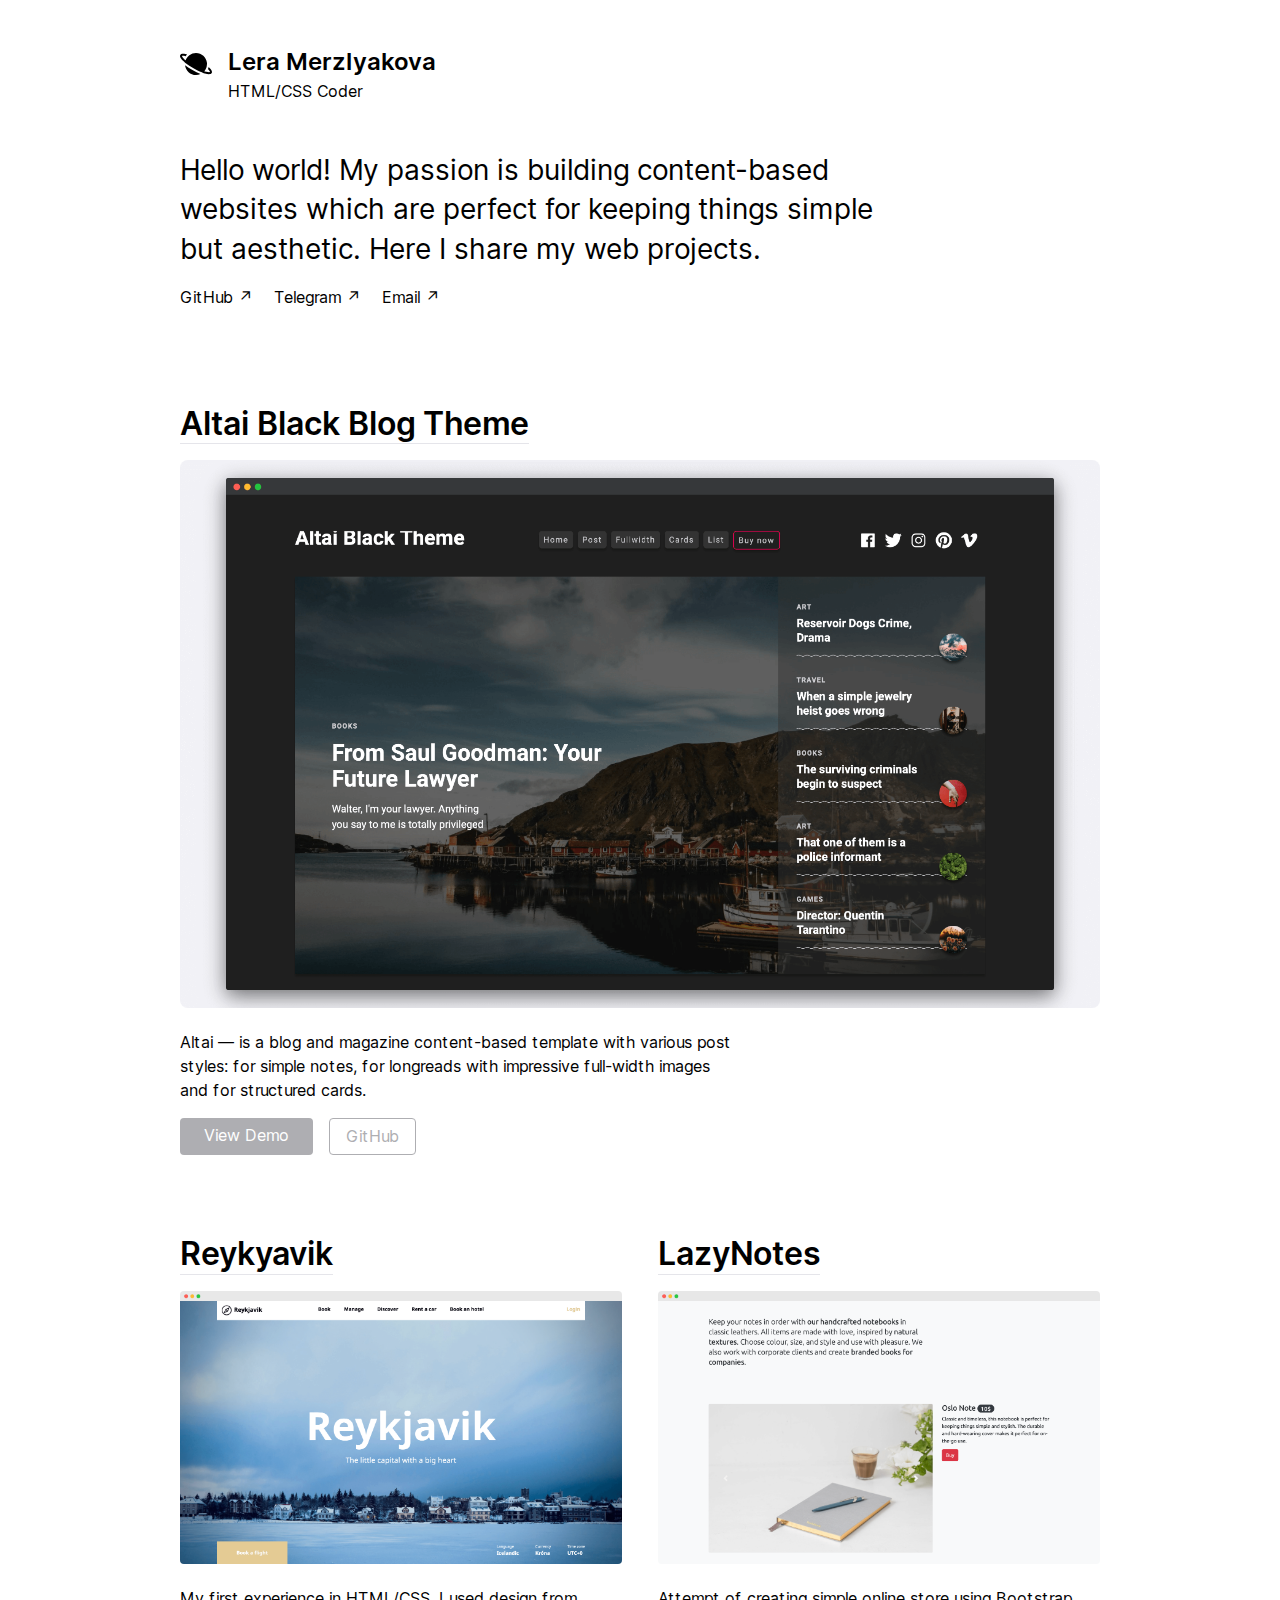
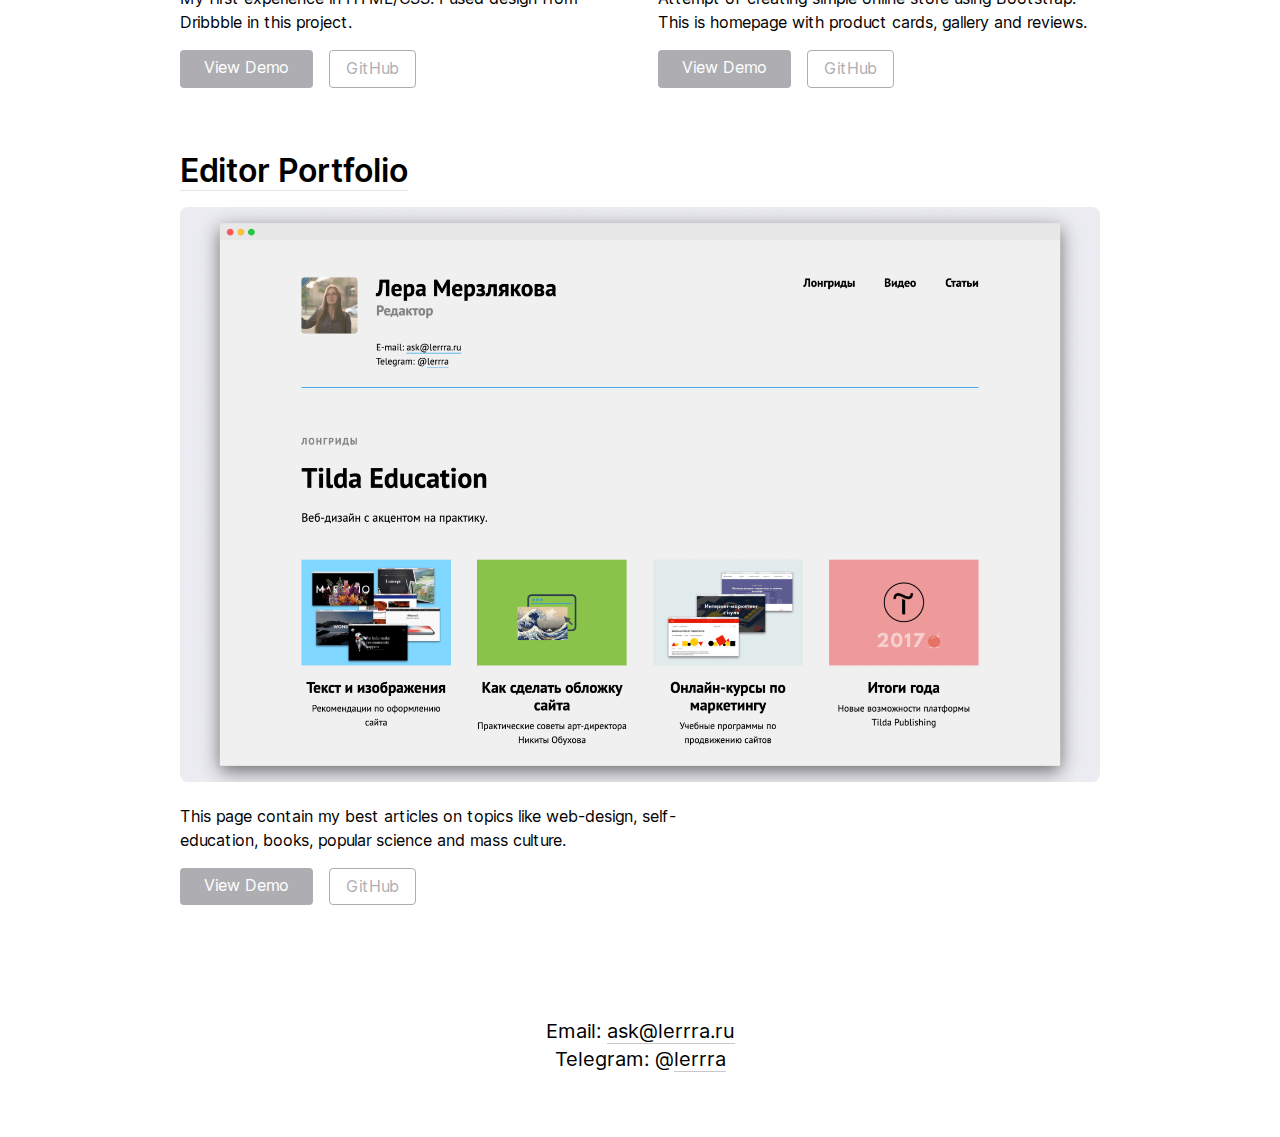
<file: index.html>
<!DOCTYPE html>
<html>
    <head>
        <meta charset="UTF-8">
        <meta name="viewport" content="width=device-width, initial-scale=1">

        <link rel="stylesheet" href="css/reset.css" type="text/css" media="all">
        <link rel="stylesheet" href="css/style.css" type="text/css" media="all">
        <link rel="stylesheet" href="css/inter/inter.css">

        <link rel="apple-touch-icon" sizes="180x180" href="img/favicon/apple-touch-icon.png">
        <link rel="icon" type="image/png" sizes="32x32" href="img/favicon/favicon-32x32.png">
        <link rel="icon" type="image/png" sizes="16x16" href="img/favicon/favicon-16x16.png">


        <title>Lera Merzlyakova | HTML/CSS </title>

        <meta name="description" content="Lera Merzlyakova, HTML/CSS Coder"/>
        <meta name="keywords" content="portfolio, web-designer"/>
        <link rel="image_src" href="img/sm-cover.png"/>
        <meta property="og:image" content="img/sm-cover.png"/>
        <meta property="og:title" content="Lera Merzlyakova, HTML/CSS Coder"/>
        <meta property="og:description"
              content="Hello world! My passion is building content-based websites which are perfect for keeping things simple but aesthetic. Here I share my web projects."/>
    </head>

    <body>
        <header class="header">
            <div class="profile">
                <svg viewBox='0 0 512 512' class="profile__icon">
                    <path d='M81,274.71C90.36,363,165.26,432,256,432a174.91,174.91,0,0,0,71.49-15.19c-40.3-16.53-84.05-38.17-127.77-63.36C157,328.86,115.84,301.5,81,274.71Z'/>
                    <path d='M492.72,339.51c-8.5-11.31-20-23.8-34-37a205.25,205.25,0,0,1-11,34c28.72,29.5,33.2,45.34,32.17,48.45-2,2.23-17.05,6.89-58.15-3.53q-8.83-2.24-19.32-5.46-6.76-2.08-13.79-4.49h0a176.76,176.76,0,0,0,19.54-27.25c.17-.29.35-.58.52-.88A175.39,175.39,0,0,0,432,256,178.87,178.87,0,0,0,431,237C421.43,148.83,346.6,80,256,80A175.37,175.37,0,0,0,149.6,115.89a177.4,177.4,0,0,0-45.83,51.84c-.16.29-.34.58-.51.87a175.48,175.48,0,0,0-13.83,30.52q-5.59-4.87-10.79-9.67c-5.39-5-10.17-9.63-14.42-14C34.65,145.19,31.13,129.84,32.06,127c2.16-2.43,18.1-6.54,58.13,3.55a209.88,209.88,0,0,1,24-26.56c-18.86-5.61-35.79-9.35-50.05-11C33.41,89.47,13.3,95.52,4.35,111,1.11,116.58-2,126.09,1.63,139.6,7,159.66,26.14,184,53.23,209.5c8.63,8.13,18.06,16.37,28.12,24.64,7.32,6,15,12.06,22.9,18.08q7.91,6,16.15,12T137.1,276c25.41,17.61,52.26,34.52,78.59,49.69q14.34,8.26,28.64,16t28.37,14.81c21.9,11,43.35,20.92,63.86,29.43q13.19,5.48,25.81,10.16c11.89,4.42,23.37,8.31,34.31,11.59l1.1.33c25.73,7.66,47.42,11.69,64.48,12H464c21.64,0,36.3-6.38,43.58-19C516.67,385.39,511.66,364.69,492.72,339.51Z'/>
                </svg>
                <div class="profile__text">
                    <h1 class="profile__text-title">Lera Merzlyakova</h1>
                    <h2 class="profile__text-subtitle">HTML/CSS Coder</h2>
                </div>
            </div>

            <div class="bio">
                <p class="bio__text">
                    Hello world!
                    My passion is building content-based websites which are perfect for keeping things simple but aesthetic.
                    Here I share my web projects.
                </p>

                <div class="bio__contact">
                    <a class="bio__contact-link" href="https://github.com/lerrra" target="_blank">GitHub ↗</a>
                    <a class="bio__contact-link" href="https://t.me/lerrra" target="_blank">Telegram ↗</a>
                    <a class="bio__contact-link" href="mailto:ask@lerrra.ru" target="_blank">Email ↗</a>
                </div>
            </div>

        </header>

        <main class="main">

            <div class="project">
                <a class="project__title" href="https://lerrra.github.io/altai/">Altai Black Blog Theme</a>
                <a class="project__link" href="https://lerrra.github.io/altai/">
                    <img class="project__cover" src="img/altai-cover.png" alt="screenshot"/>
                </a>
                <p class="project__description">
                    Altai — is a blog and magazine content-based template with various post styles:
                    for simple notes, for longreads with impressive full-width images and for structured cards.
                </p>
                <div class="project__button">
                    <a class="project__button-main" href="https://lerrra.github.io/altai/" target="_blank">View Demo</a>
                    <a class="project__button-secondary" href="https://github.com/lerrra/altai/" target="_blank">GitHub</a>
                </div>
            </div>

            <div class="column">
                <div class="card">
                    <a class="card__title" href="https://lerrra.github.io/reykjavik/">Reykyavik</a>
                    <a class="card__link" href="https://lerrra.github.io/reykjavik/">
                        <img class="card__cover" src="img/reykjavik-cover.png" alt="screenshot"/>
                    </a>
                    <p class="card__description">
                        My first experience in HTML/CSS. I used design from Dribbble in this project.
                    </p>
                    <div class="project__button">
                        <a class="project__button-main" href="https://lerrra.github.io/reykjavik/" target="_blank">View Demo</a>
                        <a class="project__button-secondary" href="https://github.com/lerrra/reykjavik" target="_blank">GitHub</a>
                    </div>
                </div>

                <div class="card">
                    <a class="card__title" href="https://lerrra.github.io/lazynotes/">LazyNotes</a>
                    <a class="card__link" href="https://lerrra.github.io/lazynotes/">
                        <img class="card__cover" src="img/lazynotes-cover.png" alt="screenshot"/>
                    </a>
                    <p class="card__description">
                        Attempt of creating simple online store using Bootstrap.
                        This is homepage with product cards, gallery and reviews.
                    </p>
                    <div class="project__button">
                        <a class="project__button-main" href="https://lerrra.github.io/lazynotes/" target="_blank">View Demo</a>
                        <a class="project__button-secondary" href="https://github.com/lerrra/lazynotes" target="_blank">GitHub</a>
                    </div>
                </div>

            </div>

            <div class="project">
                <a class="project__title" href="https://lerrra.ru/">Editor Portfolio</a>
                <a class="project__link" href="https://lerrra.ru/">
                    <img class="project__cover" src="img/editor-cover.png" alt="screenshot"/>
                </a>
                <p class="project__description">
                    This page contain my best articles on topics like web-design, self-education, books, popular science and mass culture.
                </p>
                <div class="project__button">
                    <a class="project__button-main" href="https://lerrra.ru/" target="_blank">View Demo</a>
                    <a class="project__button-secondary" href="https://github.com/lerrra/portfolio" target="_blank">GitHub</a>
                </div>
            </div>
        </main>

        <footer>
            <div class="contacts">
                <p class="contacts__text">Еmail: <a class="contacts__text-link" href="mailto:ask@lerrra.ru" target="_blank">ask@lerrra.ru</a></p>
                <p class="contacts__text">Telegram: @<a class="contacts__text-link" href="https://t.me/lerrra" target="_blank">lerrra</a></p>
            </div>

        </footer>
    </body>
</html>
</file>
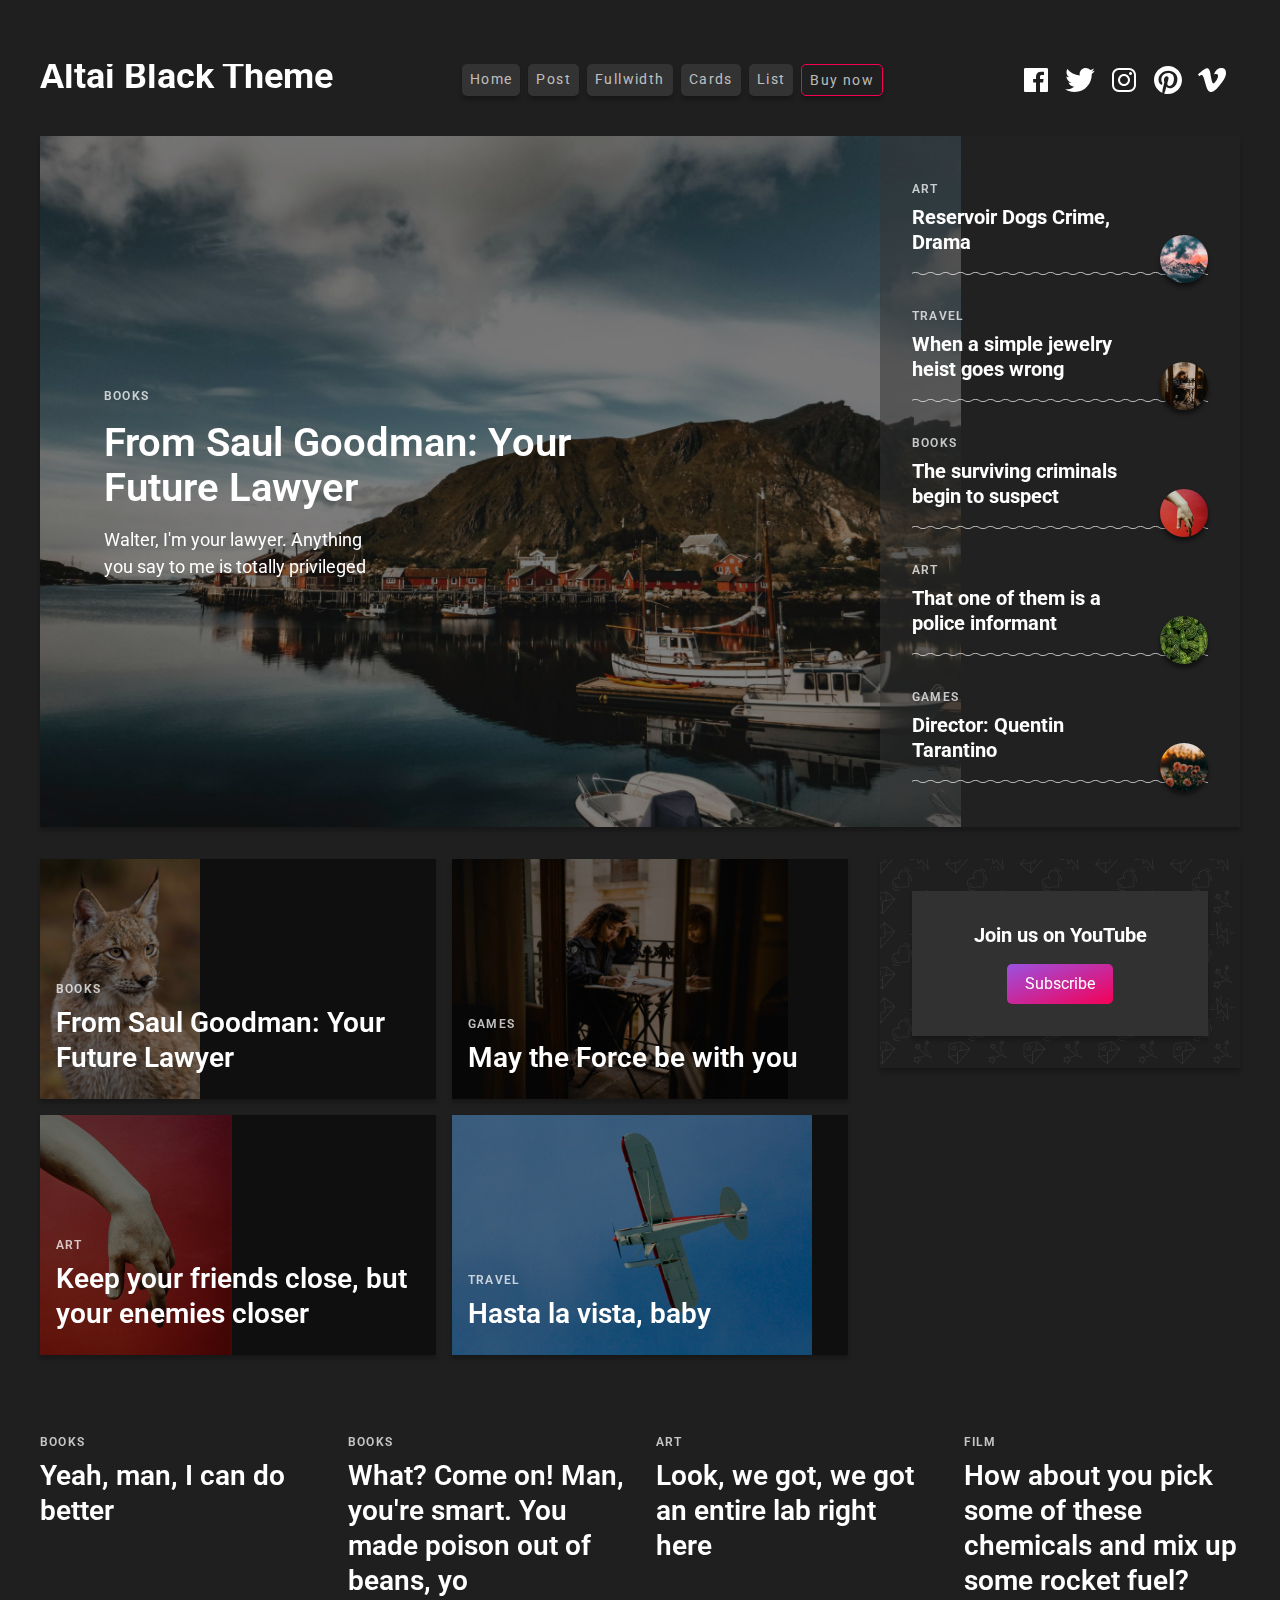
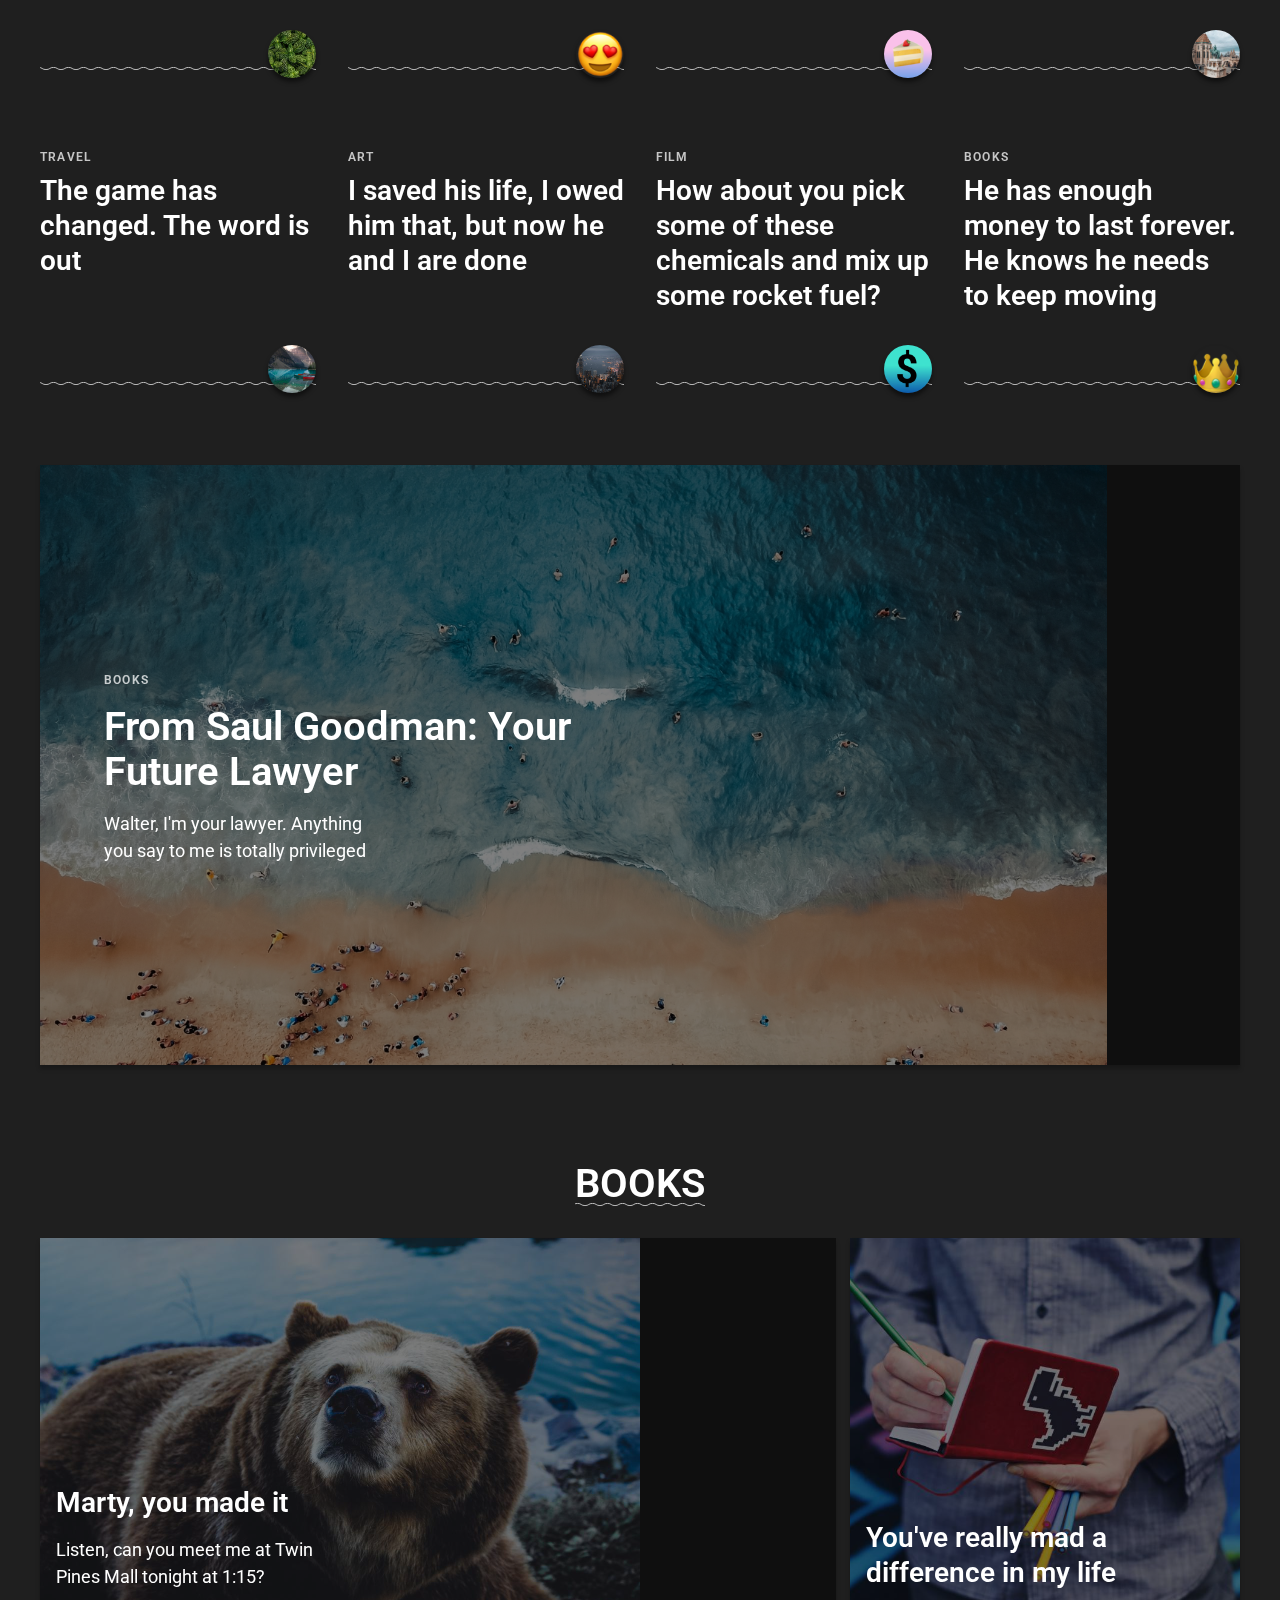
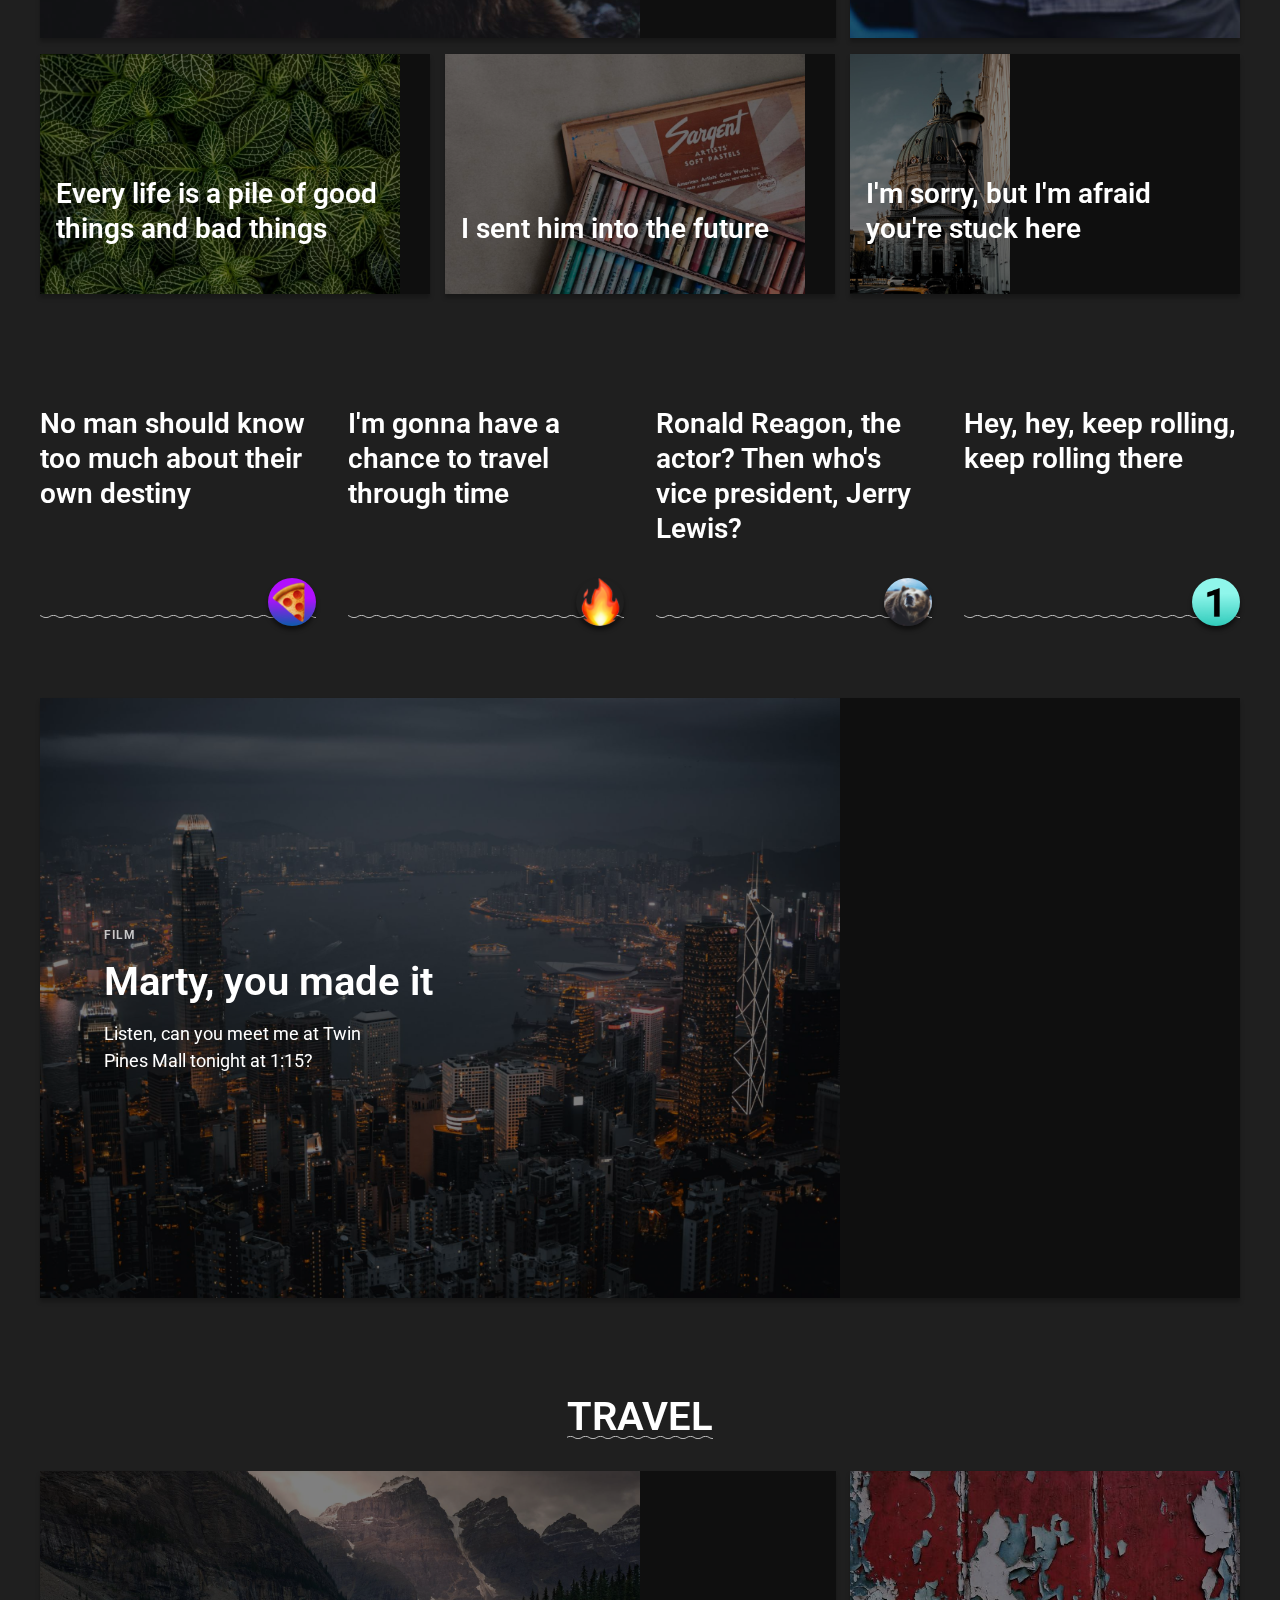
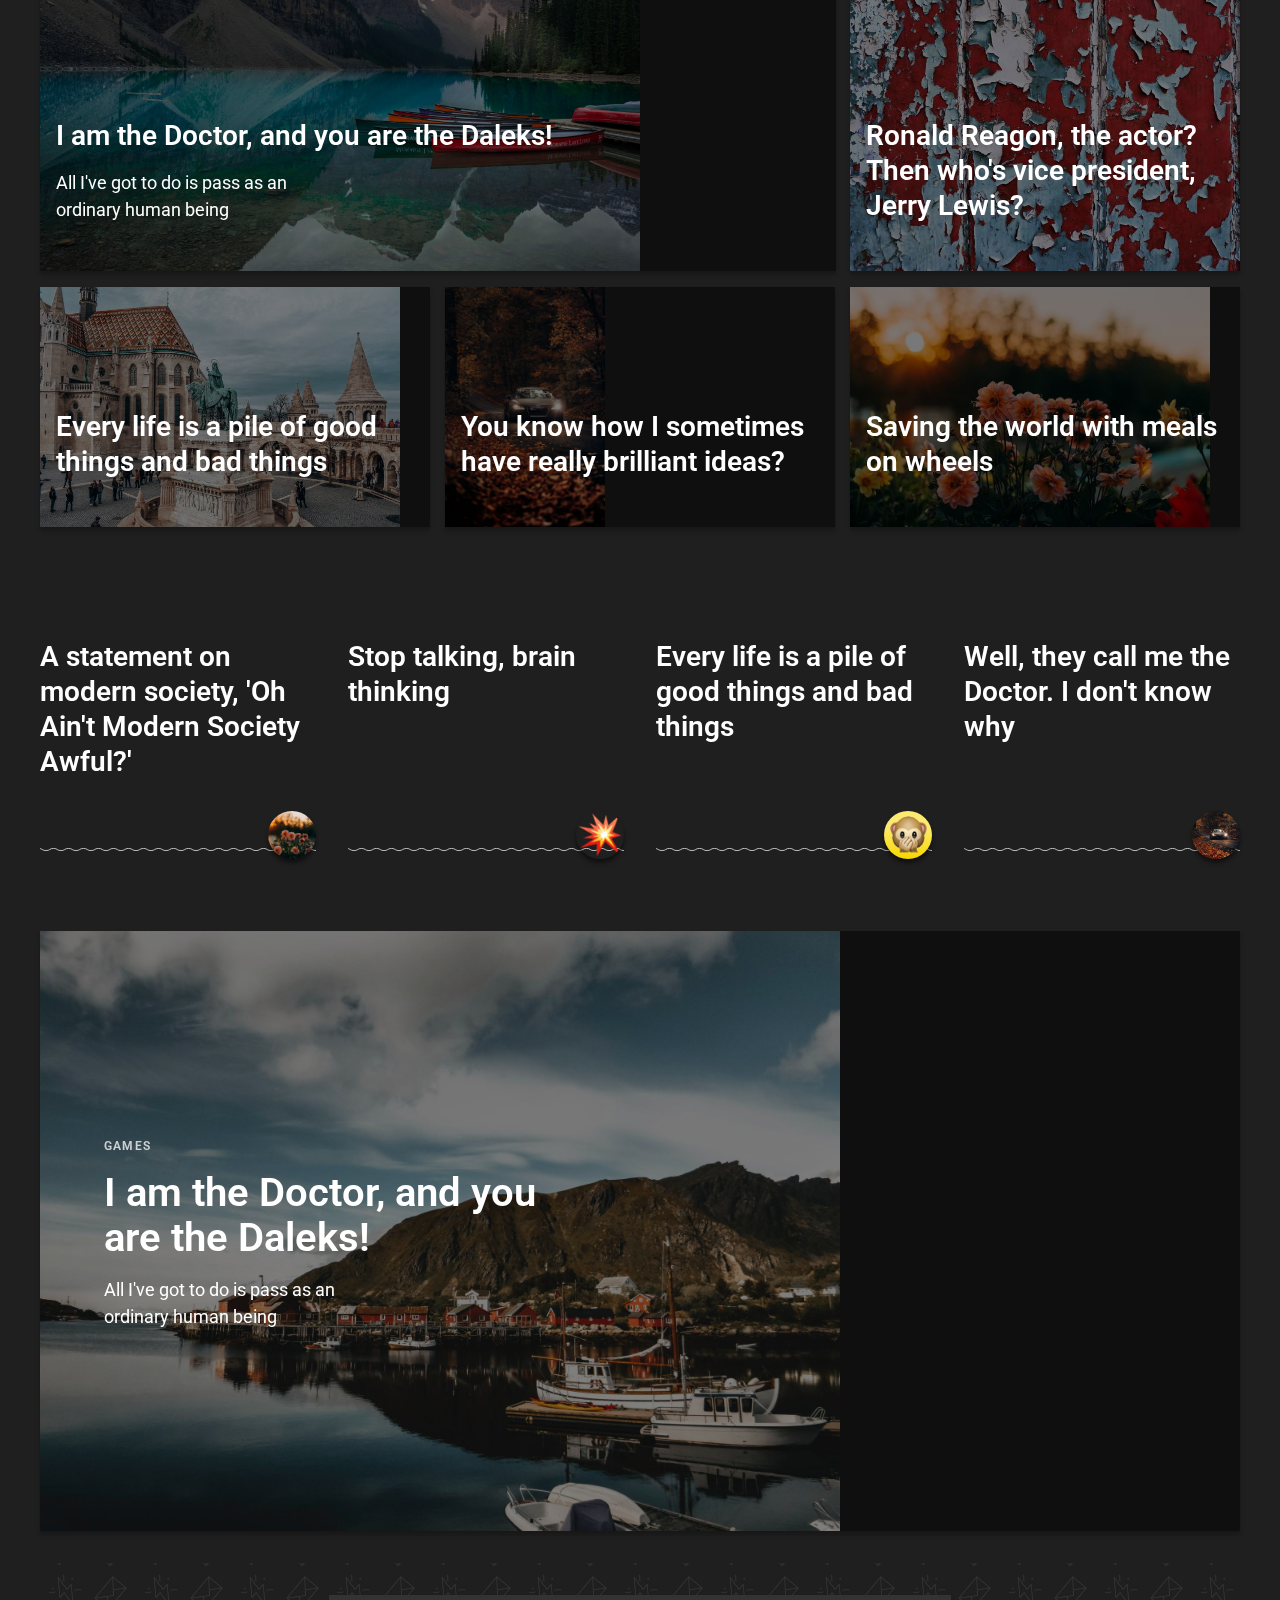
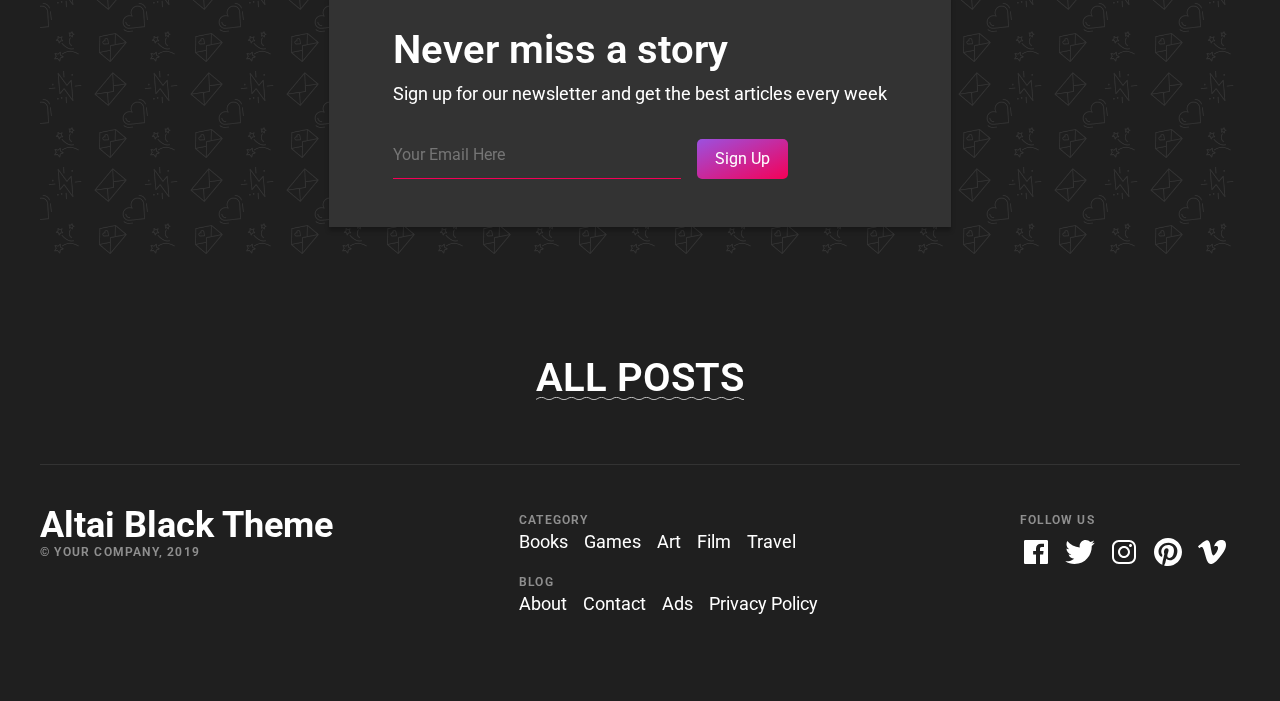
<file: altai/index.html>
<!DOCTYPE html>
<html>

<head>
    <meta charset="utf-8">
    <meta name="viewport" content="width=device-width, initial-scale=1, minimum-scale=1, minimal-ui">

    <link rel="stylesheet" href="assets/styles.min.css" type="text/css" media="all">
    <link href="https://fonts.googleapis.com/css?family=Roboto:100,100i,300,300i,400,400i,500,500i,700,700i&amp;subset=cyrillic" rel="stylesheet">
    <link rel="shortcut icon" href="assets/images/favicon.ico" type="image/x-icon">

    <title>Altai Blog Theme</title>
</head>

<body>
    <header class="header">
    <div class="header__inner">
        <div class="header__logo">
            <a class="header__logo-link" href="#">
                <p class="header__logo-title animation__flow">Altai Black Theme</p>
            </a>
        </div>

        <div class="header__menu">
            <ul class="menu">
                <li class="menu__item">
                    <a class="menu__item-link" href="#">Home</a>
                </li>
                <li class="menu__item">
                    <a class="menu__item-link" href="inner/post.html">Post</a>
                </li>
                <li class="menu__item">
                    <a class="menu__item-link" href="inner/fullwidth.html">Fullwidth</a>
                </li>
                <li class="menu__item">
                    <a class="menu__item-link" href="inner/cards.html">Cards</a>
                </li>
                <li class="menu__item">
                    <a class="menu__item-link" href="inner/list.html">List</a>
                </li>
                <li class="menu__item">
                    <a class="menu__item-link" href="#">Buy now</a>
                </li>
            </ul>
        </div>

        <div class="header__follow">
            <ul class="social">
                <li class="social__item">
                    <a class="social__item-link" target="_blank" href="https://www.facebook.com/">
                        <svg class="social__item-icon" fill="#ffffff" version="1.1" viewBox="0 0 512 512">
                            <path d="M426.8 64H85.2C73.5 64 64 73.5 64 85.2v341.6c0 11.7 9.5 21.2 21.2 21.2H256V296h-45.9v-56H256v-41.4c0-49.6 34.4-76.6 78.7-76.6 21.2 0 44 1.6 49.3 2.3v51.8h-35.3c-24.1 0-28.7 11.4-28.7 28.2V240h57.4l-7.5 56H320v152h106.8c11.7 0 21.2-9.5 21.2-21.2V85.2c0-11.7-9.5-21.2-21.2-21.2z"/>
                        </svg>
                    </a>
                </li>
                <li class="social__item">
                    <a class="social__item-link" target="_blank" href="https://twitter.com/">
                        <svg class="social__item-icon" fill="#ffffff" version="1.1" viewBox="0 0 512 512">
                            <path d="M492 109.5c-17.4 7.7-36 12.9-55.6 15.3 20-12 35.4-31 42.6-53.6-18.7 11.1-39.4 19.2-61.5 23.5C399.8 75.8 374.6 64 346.8 64c-53.5 0-96.8 43.4-96.8 96.9 0 7.6.8 15 2.5 22.1-80.5-4-151.9-42.6-199.6-101.3-8.3 14.3-13.1 31-13.1 48.7 0 33.6 17.2 63.3 43.2 80.7-16-.4-31-4.8-44-12.1v1.2c0 47 33.4 86.1 77.7 95-8.1 2.2-16.7 3.4-25.5 3.4-6.2 0-12.3-.6-18.2-1.8 12.3 38.5 48.1 66.5 90.5 67.3-33.1 26-74.9 41.5-120.3 41.5-7.8 0-15.5-.5-23.1-1.4C62.8 432 113.7 448 168.3 448 346.6 448 444 300.3 444 172.2c0-4.2-.1-8.4-.3-12.5C462.6 146 479 129 492 109.5z" />
                        </svg>
                    </a>
                </li>
                <li class="social__item">
                    <a class="social__item-link" target="_blank" href="http://instagram.com/">
                        <svg class="social__item-icon" fill="#ffffff" version="1.1" viewBox="0 0 512 512">
                            <path d="M336 96c21.2 0 41.3 8.4 56.5 23.5S416 154.8 416 176v160c0 21.2-8.4 41.3-23.5 56.5S357.2 416 336 416H176c-21.2 0-41.3-8.4-56.5-23.5S96 357.2 96 336V176c0-21.2 8.4-41.3 23.5-56.5S154.8 96 176 96h160m0-32H176c-61.6 0-112 50.4-112 112v160c0 61.6 50.4 112 112 112h160c61.6 0 112-50.4 112-112V176c0-61.6-50.4-112-112-112z"/>
                            <path d="M360 176c-13.3 0-24-10.7-24-24s10.7-24 24-24c13.2 0 24 10.7 24 24s-10.8 24-24 24zM256 192c35.3 0 64 28.7 64 64s-28.7 64-64 64-64-28.7-64-64 28.7-64 64-64m0-32c-53 0-96 43-96 96s43 96 96 96 96-43 96-96-43-96-96-96z"/>
                        </svg>
                    </a>
                </li>
                <li class="social__item">
                    <a class="social__item-link" target="_blank" href="https://www.pinterest.com/">
                        <svg class="social__item-icon" fill="#ffffff" version="1.1" viewBox="0 0 512 512">
                            <path d="M256 32C132.3 32 32 132.3 32 256c0 91.7 55.2 170.5 134.1 205.2-.6-15.6-.1-34.4 3.9-51.4 4.3-18.2 28.8-122.1 28.8-122.1s-7.2-14.3-7.2-35.4c0-33.2 19.2-58 43.2-58 20.4 0 30.2 15.3 30.2 33.6 0 20.5-13.1 51.1-19.8 79.5-5.6 23.8 11.9 43.1 35.4 43.1 42.4 0 71-54.5 71-119.1 0-49.1-33.1-85.8-93.2-85.8-67.9 0-110.3 50.7-110.3 107.3 0 19.5 5.8 33.3 14.8 43.9 4.1 4.9 4.7 6.9 3.2 12.5-1.1 4.1-3.5 14-4.6 18-1.5 5.7-6.1 7.7-11.2 5.6-31.3-12.8-45.9-47-45.9-85.6 0-63.6 53.7-139.9 160.1-139.9 85.5 0 141.8 61.9 141.8 128.3 0 87.9-48.9 153.5-120.9 153.5-24.2 0-46.9-13.1-54.7-27.9 0 0-13 51.6-15.8 61.6-4.7 17.3-14 34.5-22.5 48 20.1 5.9 41.4 9.2 63.5 9.2 123.7 0 224-100.3 224-224C480 132.3 379.7 32 256 32z"/>
                        </svg>
                    </a>
                </li>
                <li class="social__item">
                    <a class="social__item-link" target="_blank" href="https://vimeo.com/">
                        <svg class="social__item-icon" fill="#ffffff" version="1.1" viewBox="0 0 512 512">
                            <path d="M476.9 114c-5-23.4-17.5-38.8-40.6-46.3s-64.9-4.5-94.1 16.8c-29.9 21.8-47.6 59.7-53.8 83.8 14.7-6.3 24-7.7 39-6.9s24.5 12 24.9 25.3c.3 9.8-.2 18.7-3.6 27.7-10.8 28.7-27.7 56.5-47.6 80.8-2.9 3.6-6.4 6.9-10 9.9-10.2 8.3-18.8 6.1-25.4-5.2-5.4-9.3-9-18.9-12.2-29.1-12.4-39.7-16.8-80.9-23.8-121.6-3.3-19.5-7-39.8-18-56.9-11.6-17.8-28.6-24.6-50-22-14.7 1.8-36.9 17.5-47.8 26.4 0 0-56 46.9-81.8 71.4l21.2 27s17.9-12.5 27.5-18.3c5.7-3.4 12.4-4.1 17.2.2 4.5 3.9 9.6 9 12.3 14.1 5.7 10.7 11.2 21.9 14.7 33.4 13.2 44.3 25.5 88.7 37.8 133.3 6.3 22.8 13.9 44.2 28 63.6 19.3 26.6 39.6 32.7 70.9 21.5 25.4-9.1 46.6-26.2 66-43.9 33.1-30.2 59.1-65.4 85.5-101.2 20.4-27.7 37.3-55.7 51.4-87 13.9-31 19.4-63.5 12.3-96.8z"/>
                        </svg>
                    </a>
                </li>
            </ul>
        </div>
    </div>
</header>
    <div class="content">

        <div class="insight insight--front">
            <div class="insight__inner">
                <div class="feature">
                    <figure class="feature__poster">
                        <img src="assets/images/covers/_18_boats.jpg" alt="">
                    </figure>

                    <div class="feature__content">
                        <a class="feature__content-topic" href="inner/list.html">Books</a>

                        <a class="feature__content-link" href="inner/fullwidth.html">
                            <h2 class="feature__content-title">From Saul Goodman: Your Future Lawyer</h2>
                        </a>

                        <div class="feature__content-lead">
                            <p>Walter, I'm your lawyer. Anything you say to me is totally privileged</p>
                        </div>
                    </div>
                </div>

                <div class="popular">
                    <div class="popular__item">
                        <a class="popular__item-topic" href="inner/list.html">Art</a>

                        <a class="popular__item-link" href="inner/post.html">
                            <h4 class="popular__item-title">Reservoir Dogs Crime, Drama</h4>
                        </a>

                        <img class="popular__item-image" src="assets/images/covers/_1_journey.jpg" alt="cover"/>
                    </div>

                    <div class="popular__item">
                        <a class="popular__item-topic" href="inner/list.html">Travel</a>

                        <a class="popular__item-link" href="inner/post.html">
                            <h4 class="popular__item-title">When a simple jewelry heist goes wrong</h4>
                        </a>

                        <img class="popular__item-image" src="assets/images/covers/_2_books.jpg" alt="cover"/>
                    </div>

                    <div class="popular__item">
                        <a class="popular__item-topic" href="inner/list.html">Books</a>

                        <a class="popular__item-link" href="inner/post.html">
                            <h4 class="popular__item-title">The surviving criminals begin to suspect</h4>
                        </a>

                        <img class="popular__item-image" src="assets/images/covers/_3_hand.jpg" alt="cover"/>
                    </div>

                    <div class="popular__item">
                        <a class="popular__item-topic" href="inner/list.html">Art</a>

                        <a class="popular__item-link" href="inner/post.html">
                            <h4 class="popular__item-title">That one of them is a police informant</h4>
                        </a>

                        <img class="popular__item-image" src="assets/images/covers/_9_green.jpg" alt="cover"/>
                    </div>

                    <div class="popular__item">
                        <a class="popular__item-topic" href="inner/list.html">Games</a>

                        <a class="popular__item-link" href="inner/post.html">
                            <h4 class="popular__item-title">Director: Quentin Tarantino</h4>
                        </a>

                        <img class="popular__item-image" src="assets/images/covers/_17_flowers.jpg" alt="cover"/>
                    </div>
                </div>
            </div>
        </div>

        <div class="block-content">
            <article class="post">
                <div class="unit unit--double">
                    <figure class="unit__poster">
                        <img src="assets/images/covers/_5_cat.jpg" alt="">
                    </figure>

                    <div class="unit__content">
                        <a class="unit__content-topic" href="inner/list.html">Books</a>

                        <a class="unit__content-link" href="inner/post.html">
                            <h3 class="unit__content-title">From Saul Goodman: Your Future Lawyer</h3>
                        </a>
                    </div>
                </div>

                <div class="unit unit--double">
                    <figure class="unit__poster">
                        <img src="assets/images/covers/_2_books.jpg" alt="">
                    </figure>

                    <div class="unit__content">
                        <a class="unit__content-topic" href="inner/list.html">Games</a>

                        <a class="unit__content-link" href="inner/cards.html">
                            <h3 class="unit__content-title">May the Force be with you</h3>
                        </a>
                    </div>
                </div>

                <div class="unit unit--double">
                    <figure class="unit__poster">
                        <img src="assets/images/covers/_3_hand.jpg" alt="">
                    </figure>

                    <div class="unit__content">
                        <a class="unit__content-topic" href="inner/list.html">Art</a>

                        <a class="unit__content-link" href="inner/post.html">
                            <h3 class="unit__content-title">Keep your friends close, but your enemies closer</h3>
                        </a>
                    </div>
                </div>

                <div class="unit unit--double">
                    <figure class="unit__poster">
                        <img src="assets/images/covers/_4_plane.jpg" alt="">
                    </figure>
                    <div class="unit__content">
                        <a class="unit__content-topic" href="inner/list.html">Travel</a>

                        <a class="unit__content-link" href="inner/cards.html">
                            <h3 class="unit__content-title">Hasta la vista, baby</h3>
                        </a>
                    </div>
                </div>
            </article>

            <aside class="sidebar">
                <div class="offer">
                    <div class="offer__inner">
                        <a class="offer__inner-link" href="https://www.youtube.com/" target="_blank">
                            <h3 class="offer__inner-title">Join us on YouTube</h3>
                        </a>

                        <button class="offer__inner-button button">Subscribe</button>
                    </div>
                </div>
            </aside>
            </div>

        <div class="tile">

            <div class="tile__item">
                <a class="tile__item-topic" href="inner/list.html">Books</a>

                <a class="tile__item-link" href="inner/post.html">
                    <h3 class="tile__item-title">Yeah, man, I can do better</h3>
                </a>

                <img class="tile__item-image" src="assets/images/covers/_9_green.jpg" alt="cover"/>
            </div>

            <div class="tile__item">
                <a class="tile__item-topic" href="inner/list.html">Books</a>

                <a class="tile__item-link" href="inner/post.html">
                    <h3 class="tile__item-title">What? Come on! Man, you're smart. You made poison out of beans, yo</h3>
                </a>

                <img class="tile__item-image" src="assets/images/covers/_20_smile.png" alt="cover"/>
            </div>

            <div class="tile__item">
                <a class="tile__item-topic" href="inner/list.html">Art</a>

                <a class="tile__item-link" href="inner/post.html">
                    <h3 class="tile__item-title">Look, we got, we got an entire lab right here</h3>
                </a>

                <img class="tile__item-image" src="assets/images/covers/_21_cake.png" alt="cover"/>
            </div>

            <div class="tile__item">
                <a class="tile__item-topic" href="inner/list.html">Film</a>

                <a class="tile__item-link" href="inner/post.html">
                    <h3 class="tile__item-title">How about you pick some of these chemicals and mix up some rocket fuel?</h3>
                </a>

                <img class="tile__item-image" src="assets/images/covers/_15_square.jpg" alt="cover"/>
            </div>

            <div class="tile__item">
                <a class="tile__item-topic" href="inner/list.html">Travel</a>

                <a class="tile__item-link" href="inner/post.html">
                    <h3 class="tile__item-title">The game has changed. The word is out</h3>
                </a>

                <img class="tile__item-image" src="assets/images/covers/_13_nature.jpg" alt="cover"/>
            </div>

            <div class="tile__item">
                <a class="tile__item-topic" href="inner/list.html">Art</a>

                <a class="tile__item-link" href="inner/post.html">
                    <h3 class="tile__item-title">I saved his life, I owed him that, but now he and I are done</h3>
                </a>

                <img class="tile__item-image" src="assets/images/covers/_12_city.jpg" alt="cover"/>
            </div>

            <div class="tile__item">
                <a class="tile__item-topic" href="inner/list.html">Film</a>

                <a class="tile__item-link" href="inner/post.html">
                    <h3 class="tile__item-title">How about you pick some of these chemicals and mix up some rocket fuel?</h3>
                </a>

                <img class="tile__item-image" src="assets/images/covers/_21_letter.png" alt="cover"/>
            </div>

            <div class="tile__item">
                <a class="tile__item-topic" href="inner/list.html">Books</a>

                <a class="tile__item-link" href="inner/post.html">
                    <h3 class="tile__item-title">He has enough money to last forever. He knows he needs to keep moving</h3>
                </a>

                <img class="tile__item-image" src="assets/images/covers/_22_crown.png" alt="cover"/>
            </div>
        </div>

        <div class="feature feature--front">
            <figure class="feature__poster">
                <img src="assets/images/covers/_6_beach.jpg" alt="">
            </figure>

            <div class="feature__content">
                <a class="feature__content-topic" href="inner/list.html">Books</a>

                <h2 class="feature__content-title">
                    <a class="feature__content-link" href="inner/fullwidth.html">From Saul Goodman: Your Future Lawyer</a>
                </h2>

                <div class="feature__content-lead">
                    <p>Walter, I'm your lawyer. Anything you say to me is totally privileged</p>
                </div>
            </div>
        </div>

        <div class="topic">
            <div class="divider">
                <h2 class="divider-title">
                    <a class="divider-link" href="inner/list.html">Books</a>
                </h2>
            </div>

            <div class="card">

                <div class="card__item card--feature">
                    <figure class="card__item-poster">
                        <img src="assets/images/covers/_7_bear.jpg" alt="">
                    </figure>

                    <div class="card__item-content">
                        <h2 class="card__item-content-title">
                            <a class="card__item-content-link" href="inner/fullwidth.html">Marty, you made it</a>
                        </h2>

                        <div class="card__item-content-lead">
                            <p>Listen, can you meet me at Twin Pines Mall tonight at 1:15?</p>
                        </div>
                    </div>
                </div>

                <div class="card__item card--unit">
                    <figure class="card__item-poster">
                        <img src="assets/images/covers/_8_notebook.jpg" alt="notebook">
                    </figure>

                    <div class="card__item-content">
                        <h3 class="card__item-content-title">
                            <a class="card__item-content-link" href="inner/cards.html">You've really mad a difference in my life</a>
                        </h3>
                    </div>
                </div>

                <div class="card__item card--unit">
                    <figure class="card__item-poster">
                        <img src="assets/images/covers/_9_green.jpg" alt="grass">
                    </figure>

                    <div class="card__item-content">
                        <h3 class="card__item-content-title">
                            <a class="card__item-content-link" href="inner/post.html">Every life is a pile of good things and bad things</a>
                        </h3>
                    </div>
                </div>

                <div class="card__item card--unit">
                    <figure class="card__item-poster">
                        <img src="assets/images/covers/_10_gallery.jpg" alt="gallery">
                    </figure>

                    <div class="card__item-content">
                        <h3 class="card__item-content-title">
                            <a class="card__item-content-link" href="inner/post.html">I sent him into the future</a>
                        </h3>
                    </div>
                </div>

                <div class="card__item card--unit">
                    <figure class="card__item-poster">
                        <img src="assets/images/covers/_11_building.jpg" alt="building">
                    </figure>

                    <div class="card__item-content">
                        <h3 class="card__item-content-title">
                            <a href="inner/post.html" class="card__item-content-link">I'm sorry, but I'm afraid you're stuck here</a>
                        </h3>
                    </div>
                </div>
            </div>
        </div>

        <div class="tile">
            <div class="tile__item">
                <a class="tile__item-link" href="inner/post.html">
                    <h3 class="tile__item-title">No man should know too much about their own destiny</h3>
                </a>

                <img class="tile__item-image" src="assets/images/covers/_23_pizza.png" alt="cover"/>
            </div>

            <div class="tile__item">
                <a class="tile__item-link" href="inner/post.html">
                    <h3 class="tile__item-title">I'm gonna have a chance to travel through time</h3>
                </a>

                <img class="tile__item-image" src="assets/images/covers/_24_fire.png" alt="cover"/>
            </div>

            <div class="tile__item">
                <a class="tile__item-link" href="inner/post.html">
                    <h3 class="tile__item-title">Ronald Reagon, the actor? Then who's vice president, Jerry Lewis?</h3>
                </a>

                <img class="tile__item-image" src="assets/images/covers/_7_bear.jpg" alt="cover"/>
            </div>

            <div class="tile__item">
                <a class="tile__item-link" href="inner/post.html">
                    <h3 class="tile__item-title">Hey, hey, keep rolling, keep rolling there</h3>
                </a>

                <img class="tile__item-image" src="assets/images/covers/_25_number.png" alt="cover"/>
            </div>

        </div>

        <div class="feature feature--front">
            <figure class="feature__poster">
                <img src="assets/images/covers/_12_city.jpg" alt="">
            </figure>

            <div class="feature__content">
                <a class="feature__content-topic" href="inner/list.html">Film</a>

                <h2 class="feature__content-title">
                    <a class="feature__content-link" href="inner/fullwidth.html">Marty, you made it</a>
                </h2>

                <div class="feature__content-lead">
                    <p>Listen, can you meet me at Twin Pines Mall tonight at 1:15?</p>
                </div>
            </div>
        </div>

        <div class="topic">
            <div class="divider">
                <h2 class="divider-title">
                    <a class="divider-link" href="inner/list.html">Travel</a>
                </h2>
            </div>

            <div class="card">

                <div class="card__item card--feature">
                    <figure class="card__item-poster">
                        <img src="assets/images/covers/_13_nature.jpg" alt="nature">
                    </figure>

                    <div class="card__item-content">
                        <h2 class="card__item-content-title">
                            <a class="card__item-content-link" href="inner/fullwidth.html">I am the Doctor, and you are the Daleks!</a>
                        </h2>

                        <div class="card__item-content-lead">
                            <p>All I've got to do is pass as an ordinary human being</p>
                        </div>
                    </div>
                </div>

                <div class="card__item card--unit">
                    <figure class="card__item-poster">
                        <img src="assets/images/covers/_14_pattern.jpg" alt="pattern">
                    </figure>

                    <div class="card__item-content">
                        <h2 class="card__item-content-title">
                            <a class="card__item-content-link" href="inner/cards.html">Ronald Reagon, the actor? Then who's vice president, Jerry Lewis?</a>
                        </h2>
                    </div>
                </div>

                <div class="card__item card--unit">
                    <figure class="card__item-poster">
                        <img src="assets/images/covers/_15_square.jpg" alt="square">
                    </figure>

                    <div class="card__item-content">
                        <a class="card__item-content-link" href="inner/post.html">
                            <h3 class="card__item-content-title">Every life is a pile of good things and bad things</h3>
                        </a>
                    </div>
                </div>

                <div class="card__item card--unit">
                    <figure class="card__item-poster">
                        <img src="assets/images/covers/_16_car.jpg" alt="car">
                    </figure>

                    <div class="card__item-content">
                        <a class="card__item-content-link" href="inner/post.html">
                            <h3 class="card__item-content-title">You know how I sometimes have really brilliant ideas?</h3>
                        </a>
                    </div>
                </div>

                <div class="card__item card--unit">
                    <figure class="card__item-poster">
                        <img src="assets/images/covers/_17_flowers.jpg" alt="flowers">
                    </figure>

                    <div class="card__item-content">
                        <a class="card__item-content-link" href="inner/post.html">
                            <h3 class="card__item-content-title">Saving the world with meals on wheels</h3>
                        </a>
                    </div>
                </div>
            </div>
        </div>

        <div class="tile">
            <div class="tile__item">
                <a class="tile__item-link" href="inner/post.html">
                    <h3 class="tile__item-title">A statement on modern society, 'Oh Ain't Modern Society Awful?'</h3>
                </a>

                <img class="tile__item-image" src="assets/images/covers/_17_flowers.jpg" alt="cover"/>
            </div>

            <div class="tile__item">
                <a class="tile__item-link" href="inner/post.html">
                    <h3 class="tile__item-title">Stop talking, brain thinking</h3>
                </a>

                <img class="tile__item-image" src="assets/images/covers/_26_red.png" alt="cover"/>
            </div>

            <div class="tile__item">
                <a class="tile__item-link" href="inner/post.html">
                    <h3 class="tile__item-title">Every life is a pile of good things and bad things</h3>
                </a>

                <img class="tile__item-image" src="assets/images/covers/_27_monkey.png" alt="cover"/>
            </div>

            <div class="tile__item">
                <a class="tile__item-link" href="inner/post.html">
                    <h3 class="tile__item-title">Well, they call me the Doctor. I don't know why</h3>
                </a>

                <img class="tile__item-image" src="assets/images/covers/_16_car.jpg" alt="cover"/>
            </div>

        </div>

        <div class="feature feature--front">
            <figure class="feature__poster">
                <img src="assets/images/covers/_18_boats.jpg" alt="boats">
            </figure>

            <div class="feature__content">
                <a class="feature__content-topic" href="inner/list.html">Games</a>

                <h2 class="feature__content-title">
                    <a class="feature__content-link" href="inner/fullwidth.html">I am the Doctor, and you are the Daleks!</a>
                </h2>

                <div class="feature__content-lead">
                    <p>All I've got to do is pass as an ordinary human being</p>
                </div>
            </div>
        </div>

        <div class="subscribe">
            <form class="subscribe__form">
                <h2 class="subscribe__form-title">Never miss a story</h2>
                <div class="subscribe__form-lead">
                    <p>Sign up for our newsletter and get the best articles every week</p>
                </div>

                <div class="subscribe__form__input">
                    <input class="subscribe__form__input-email" type="text" name="email-address" placeholder="Your Email Here" />
                    <button class="subscribe__form__input-button button">Sign Up</button>
                </div>
            </form>
        </div>

        <div class="topic">

            <div class="divider">
                <h2 class="divider-title">
                    <a class="divider-link" href="inner/list.html">All posts</a>
                </h2>
            </div>
        </div>
    </div>

    <footer class="footer">
        <div class="footer__inner">

            <div class="footer__logo">
                <a class="footer__logo-link" href="#">
                    <p class="footer__logo-title">Altai Black Theme</p>
                </a>
                <p class="footer__logo-copyright">© Your company, 2019</p>
            </div>

            <div class="footer__nav">
                <div class="nav">
                    <p class="nav__title">Category</p>
                    <ul class="nav__menu">
                        <li class="nav__menu-item">
                            <a class="nav__menu-link" target="_blank" href="inner/list.html">Books</a>
                        </li>
                        <li class="nav__menu-item">
                            <a class="nav__menu-link" target="_blank" href="inner/list.html">Games</a>
                        </li>
                        <li class="nav__menu-item">
                            <a class="nav__menu-link" target="_blank" href="inner/list.html">Art</a>
                        </li>
                        <li class="nav__menu-item">
                            <a class="nav__menu-link" target="_blank" href="inner/list.html">Film</a>
                        </li>
                        <li class="nav__menu-item">
                            <a class="nav__menu-link" target="_blank" href="inner/list.html">Travel</a>
                        </li>
                    </ul>
                </div>

                <div class="nav">
                    <p class="nav__title">Blog</p>
                    <ul class="nav__menu">
                        <li class="nav__menu-item">
                            <a class="nav__menu-link" target="_blank" href="#">About</a>
                        </li>
                        <li class="nav__menu-item">
                            <a class="nav__menu-link" target="_blank" href="#">Contact</a>
                        </li>
                        <li class="nav__menu-item">
                            <a class="nav__menu-link" target="_blank" href="#">Ads</a>
                        </li>
                        <li class="nav__menu-item">
                            <a class="nav__menu-link" target="_blank" href="#">Privacy Policy</a>
                        </li>
                    </ul>
                </div>
            </div>

            <div class="footer__follow">
                <p class="footer__follow-title">Follow us</p>
                <ul class="social">
                    <li class="social__item">
                        <a class="social__item-link" target="_blank" href="https://www.facebook.com/">
                            <svg class="social__item-icon" fill="#ffffff" version="1.1" viewBox="0 0 512 512">
                                <path d="M426.8 64H85.2C73.5 64 64 73.5 64 85.2v341.6c0 11.7 9.5 21.2 21.2 21.2H256V296h-45.9v-56H256v-41.4c0-49.6 34.4-76.6 78.7-76.6 21.2 0 44 1.6 49.3 2.3v51.8h-35.3c-24.1 0-28.7 11.4-28.7 28.2V240h57.4l-7.5 56H320v152h106.8c11.7 0 21.2-9.5 21.2-21.2V85.2c0-11.7-9.5-21.2-21.2-21.2z"/>
                            </svg>
                        </a>
                    </li>
                    <li class="social__item">
                        <a class="social__item-link" target="_blank" href="https://twitter.com/home">
                            <svg class="social__item-icon" fill="#ffffff" version="1.1" viewBox="0 0 512 512">
                                <path d="M492 109.5c-17.4 7.7-36 12.9-55.6 15.3 20-12 35.4-31 42.6-53.6-18.7 11.1-39.4 19.2-61.5 23.5C399.8 75.8 374.6 64 346.8 64c-53.5 0-96.8 43.4-96.8 96.9 0 7.6.8 15 2.5 22.1-80.5-4-151.9-42.6-199.6-101.3-8.3 14.3-13.1 31-13.1 48.7 0 33.6 17.2 63.3 43.2 80.7-16-.4-31-4.8-44-12.1v1.2c0 47 33.4 86.1 77.7 95-8.1 2.2-16.7 3.4-25.5 3.4-6.2 0-12.3-.6-18.2-1.8 12.3 38.5 48.1 66.5 90.5 67.3-33.1 26-74.9 41.5-120.3 41.5-7.8 0-15.5-.5-23.1-1.4C62.8 432 113.7 448 168.3 448 346.6 448 444 300.3 444 172.2c0-4.2-.1-8.4-.3-12.5C462.6 146 479 129 492 109.5z" />
                            </svg>
                        </a>

                    </li>
                    <li class="social__item">
                        <a class="social__item-link" target="_blank" href="https://www.instagram.com/">
                            <svg class="social__item-icon" fill="#ffffff" version="1.1" viewBox="0 0 512 512">
                                <path d="M336 96c21.2 0 41.3 8.4 56.5 23.5S416 154.8 416 176v160c0 21.2-8.4 41.3-23.5 56.5S357.2 416 336 416H176c-21.2 0-41.3-8.4-56.5-23.5S96 357.2 96 336V176c0-21.2 8.4-41.3 23.5-56.5S154.8 96 176 96h160m0-32H176c-61.6 0-112 50.4-112 112v160c0 61.6 50.4 112 112 112h160c61.6 0 112-50.4 112-112V176c0-61.6-50.4-112-112-112z"/>
                                <path d="M360 176c-13.3 0-24-10.7-24-24s10.7-24 24-24c13.2 0 24 10.7 24 24s-10.8 24-24 24zM256 192c35.3 0 64 28.7 64 64s-28.7 64-64 64-64-28.7-64-64 28.7-64 64-64m0-32c-53 0-96 43-96 96s43 96 96 96 96-43 96-96-43-96-96-96z"/>
                            </svg>
                        </a>
                    </li>
                    <li class="social__item">
                        <a class="social__item-link" target="_blank" href="https://www.pinterest.com/">
                            <svg class="social__item-icon" fill="#ffffff" version="1.1" viewBox="0 0 512 512">
                                <path d="M256 32C132.3 32 32 132.3 32 256c0 91.7 55.2 170.5 134.1 205.2-.6-15.6-.1-34.4 3.9-51.4 4.3-18.2 28.8-122.1 28.8-122.1s-7.2-14.3-7.2-35.4c0-33.2 19.2-58 43.2-58 20.4 0 30.2 15.3 30.2 33.6 0 20.5-13.1 51.1-19.8 79.5-5.6 23.8 11.9 43.1 35.4 43.1 42.4 0 71-54.5 71-119.1 0-49.1-33.1-85.8-93.2-85.8-67.9 0-110.3 50.7-110.3 107.3 0 19.5 5.8 33.3 14.8 43.9 4.1 4.9 4.7 6.9 3.2 12.5-1.1 4.1-3.5 14-4.6 18-1.5 5.7-6.1 7.7-11.2 5.6-31.3-12.8-45.9-47-45.9-85.6 0-63.6 53.7-139.9 160.1-139.9 85.5 0 141.8 61.9 141.8 128.3 0 87.9-48.9 153.5-120.9 153.5-24.2 0-46.9-13.1-54.7-27.9 0 0-13 51.6-15.8 61.6-4.7 17.3-14 34.5-22.5 48 20.1 5.9 41.4 9.2 63.5 9.2 123.7 0 224-100.3 224-224C480 132.3 379.7 32 256 32z"/>
                            </svg>
                        </a>
                    </li>
                    <li class="social__item">
                        <a class="social__item-link" target="_blank" href="https://vimeo.com/">
                            <svg class="social__item-icon" fill="#ffffff" version="1.1" viewBox="0 0 512 512">
                                <path d="M476.9 114c-5-23.4-17.5-38.8-40.6-46.3s-64.9-4.5-94.1 16.8c-29.9 21.8-47.6 59.7-53.8 83.8 14.7-6.3 24-7.7 39-6.9s24.5 12 24.9 25.3c.3 9.8-.2 18.7-3.6 27.7-10.8 28.7-27.7 56.5-47.6 80.8-2.9 3.6-6.4 6.9-10 9.9-10.2 8.3-18.8 6.1-25.4-5.2-5.4-9.3-9-18.9-12.2-29.1-12.4-39.7-16.8-80.9-23.8-121.6-3.3-19.5-7-39.8-18-56.9-11.6-17.8-28.6-24.6-50-22-14.7 1.8-36.9 17.5-47.8 26.4 0 0-56 46.9-81.8 71.4l21.2 27s17.9-12.5 27.5-18.3c5.7-3.4 12.4-4.1 17.2.2 4.5 3.9 9.6 9 12.3 14.1 5.7 10.7 11.2 21.9 14.7 33.4 13.2 44.3 25.5 88.7 37.8 133.3 6.3 22.8 13.9 44.2 28 63.6 19.3 26.6 39.6 32.7 70.9 21.5 25.4-9.1 46.6-26.2 66-43.9 33.1-30.2 59.1-65.4 85.5-101.2 20.4-27.7 37.3-55.7 51.4-87 13.9-31 19.4-63.5 12.3-96.8z"/>
                            </svg>
                        </a>
                    </li>
                </ul>
            </div>
        </div>
    </footer>

</body>
</html>
</file>
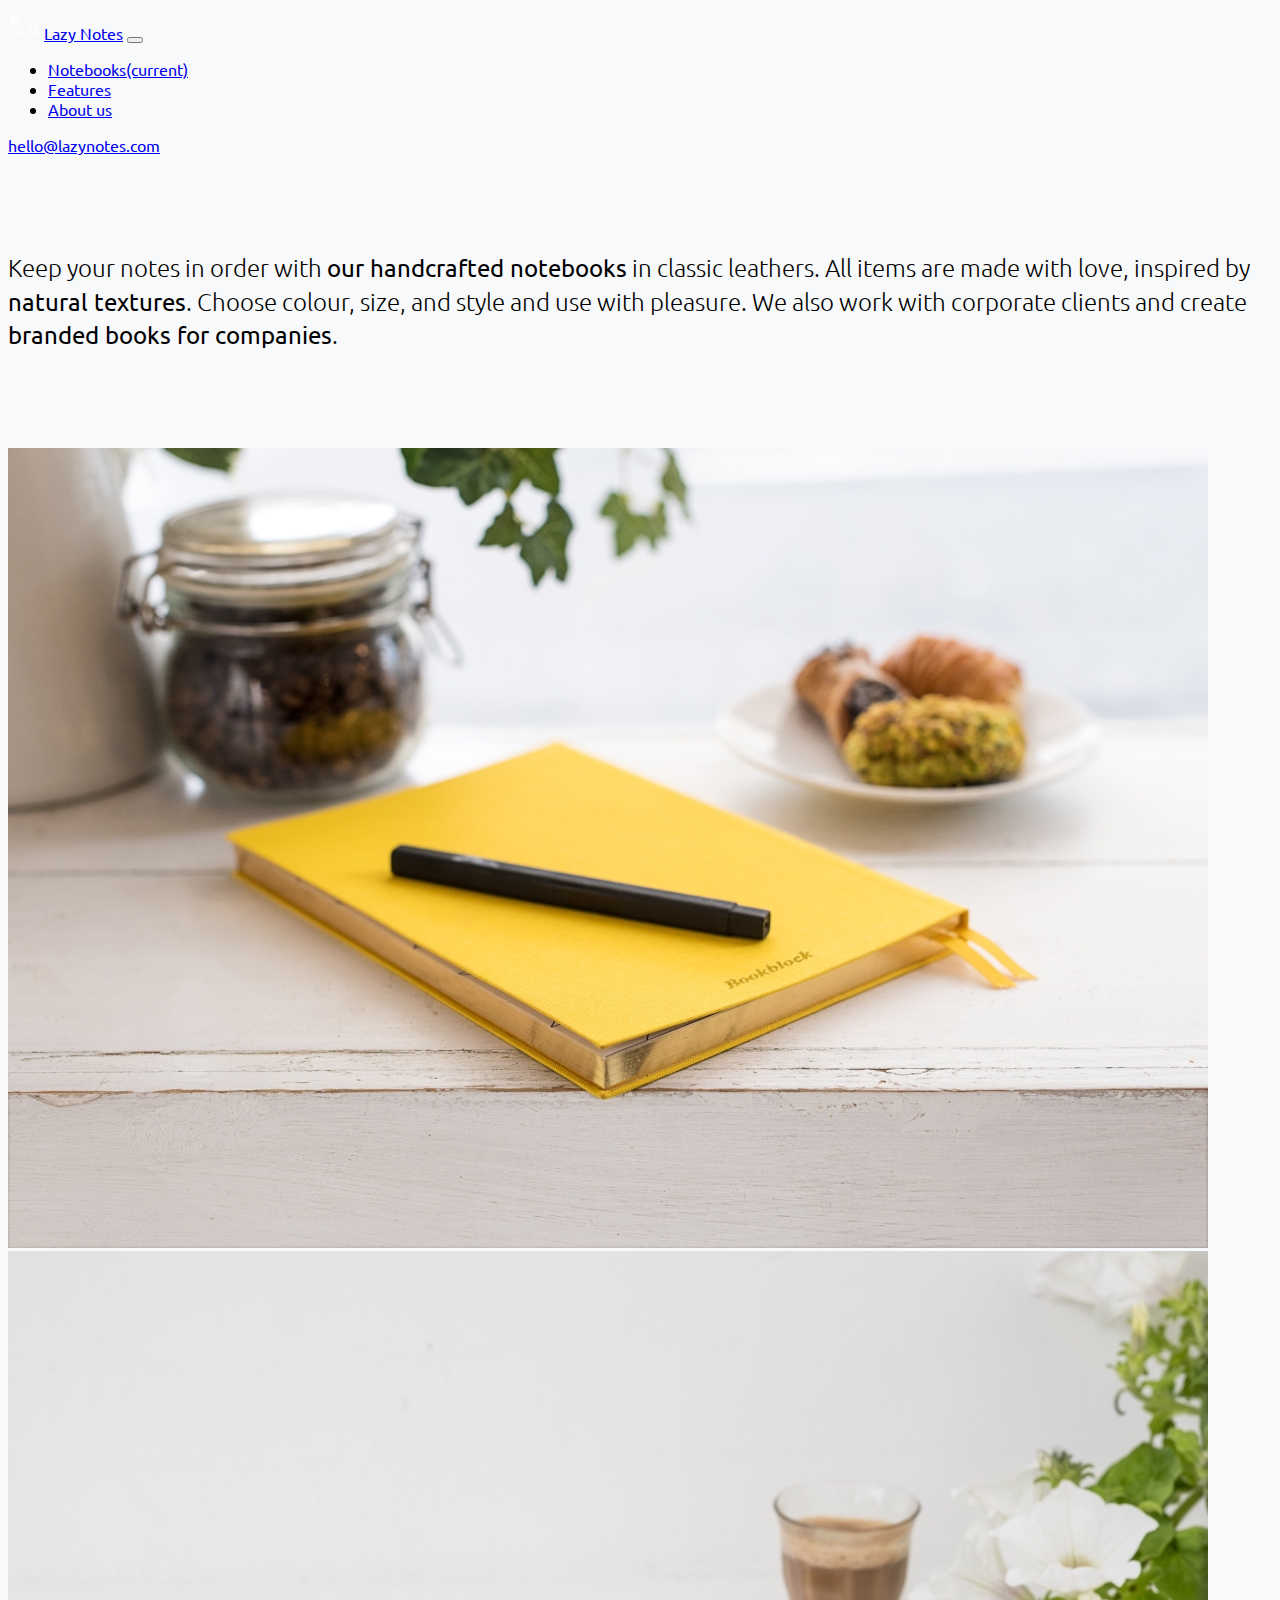
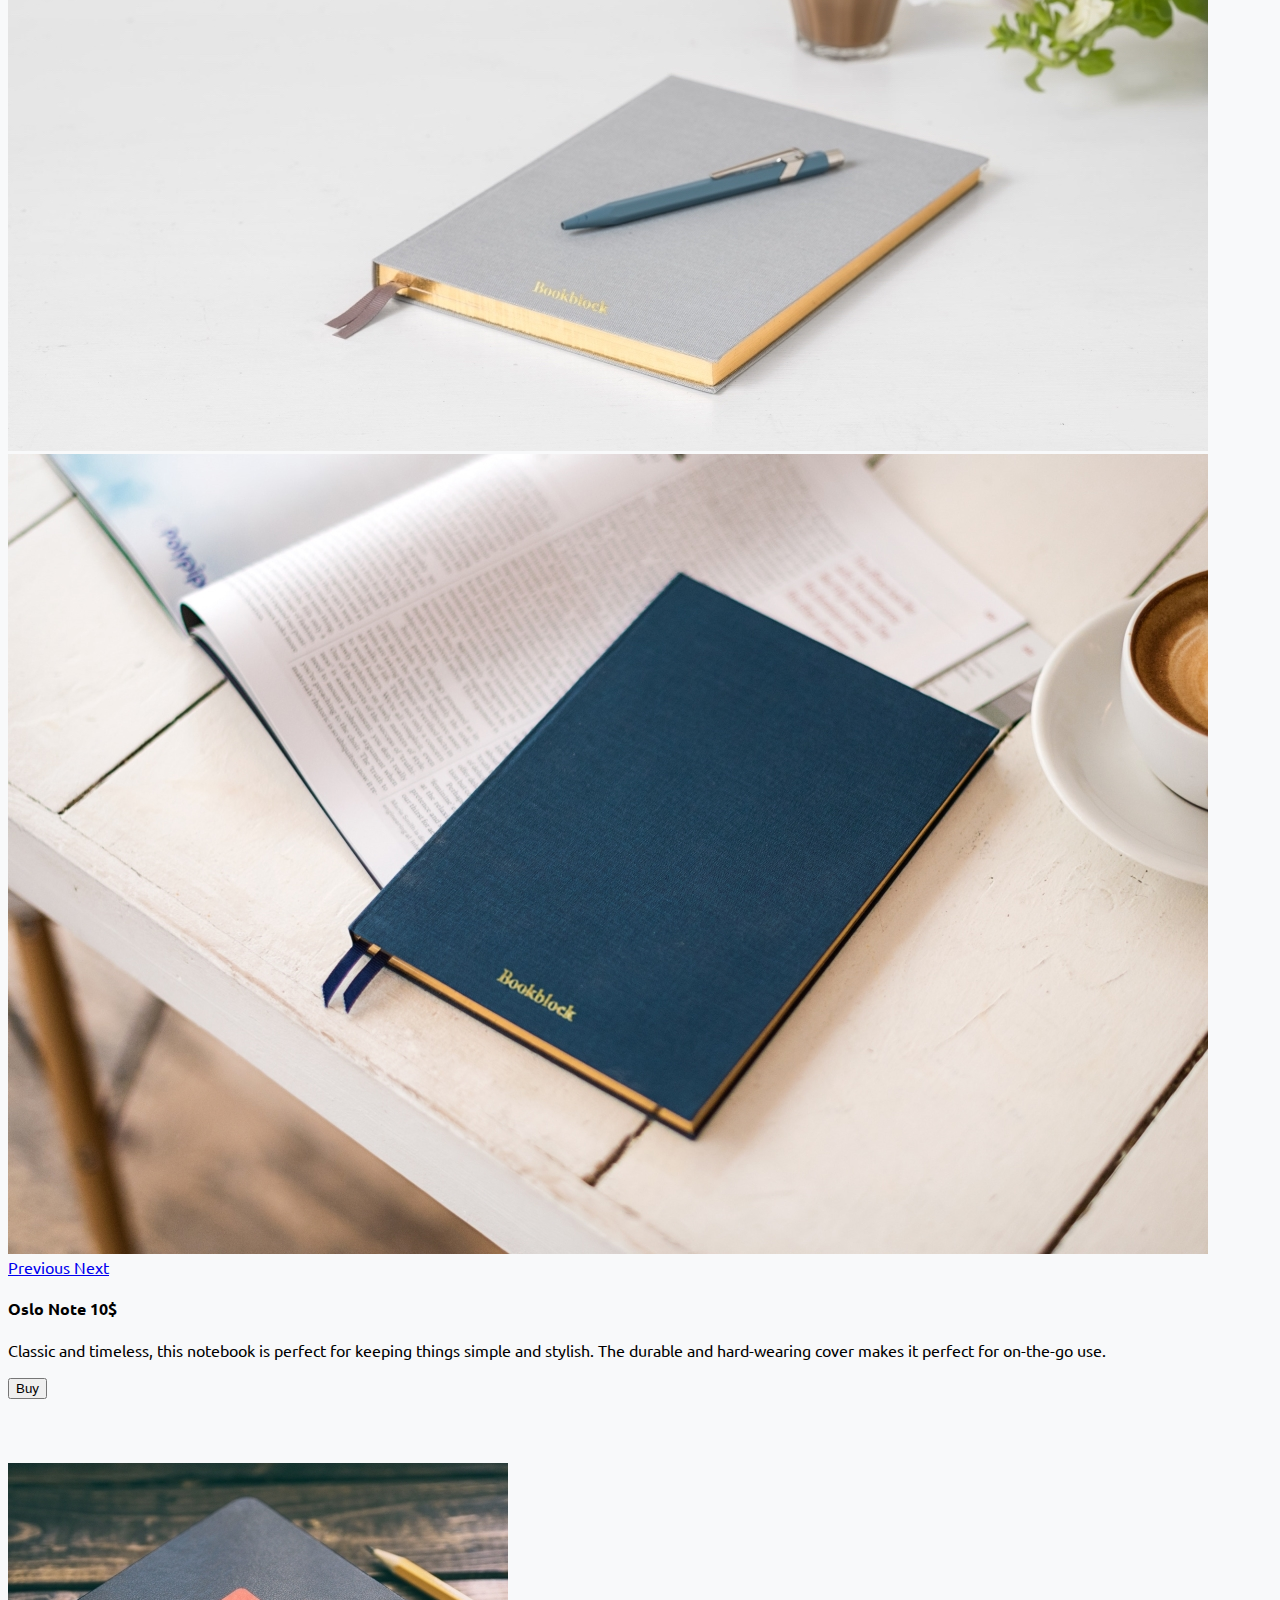
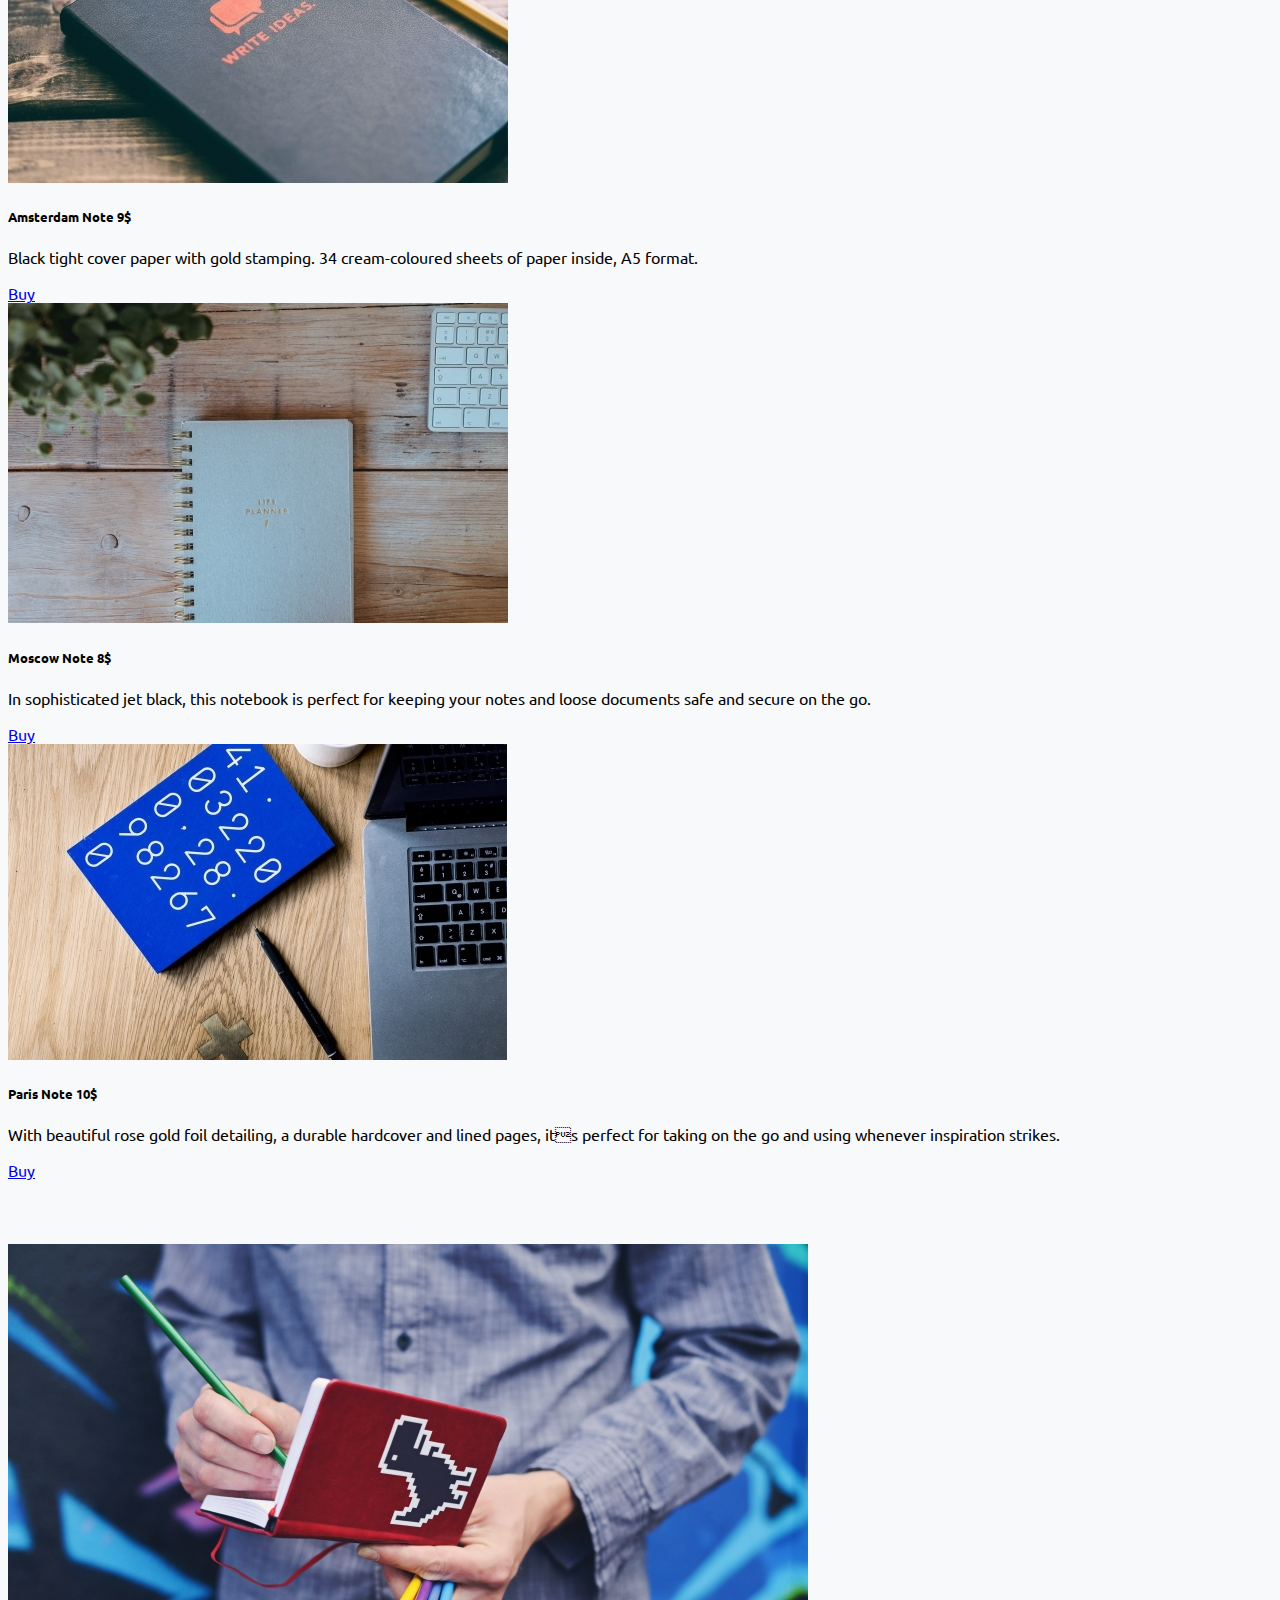
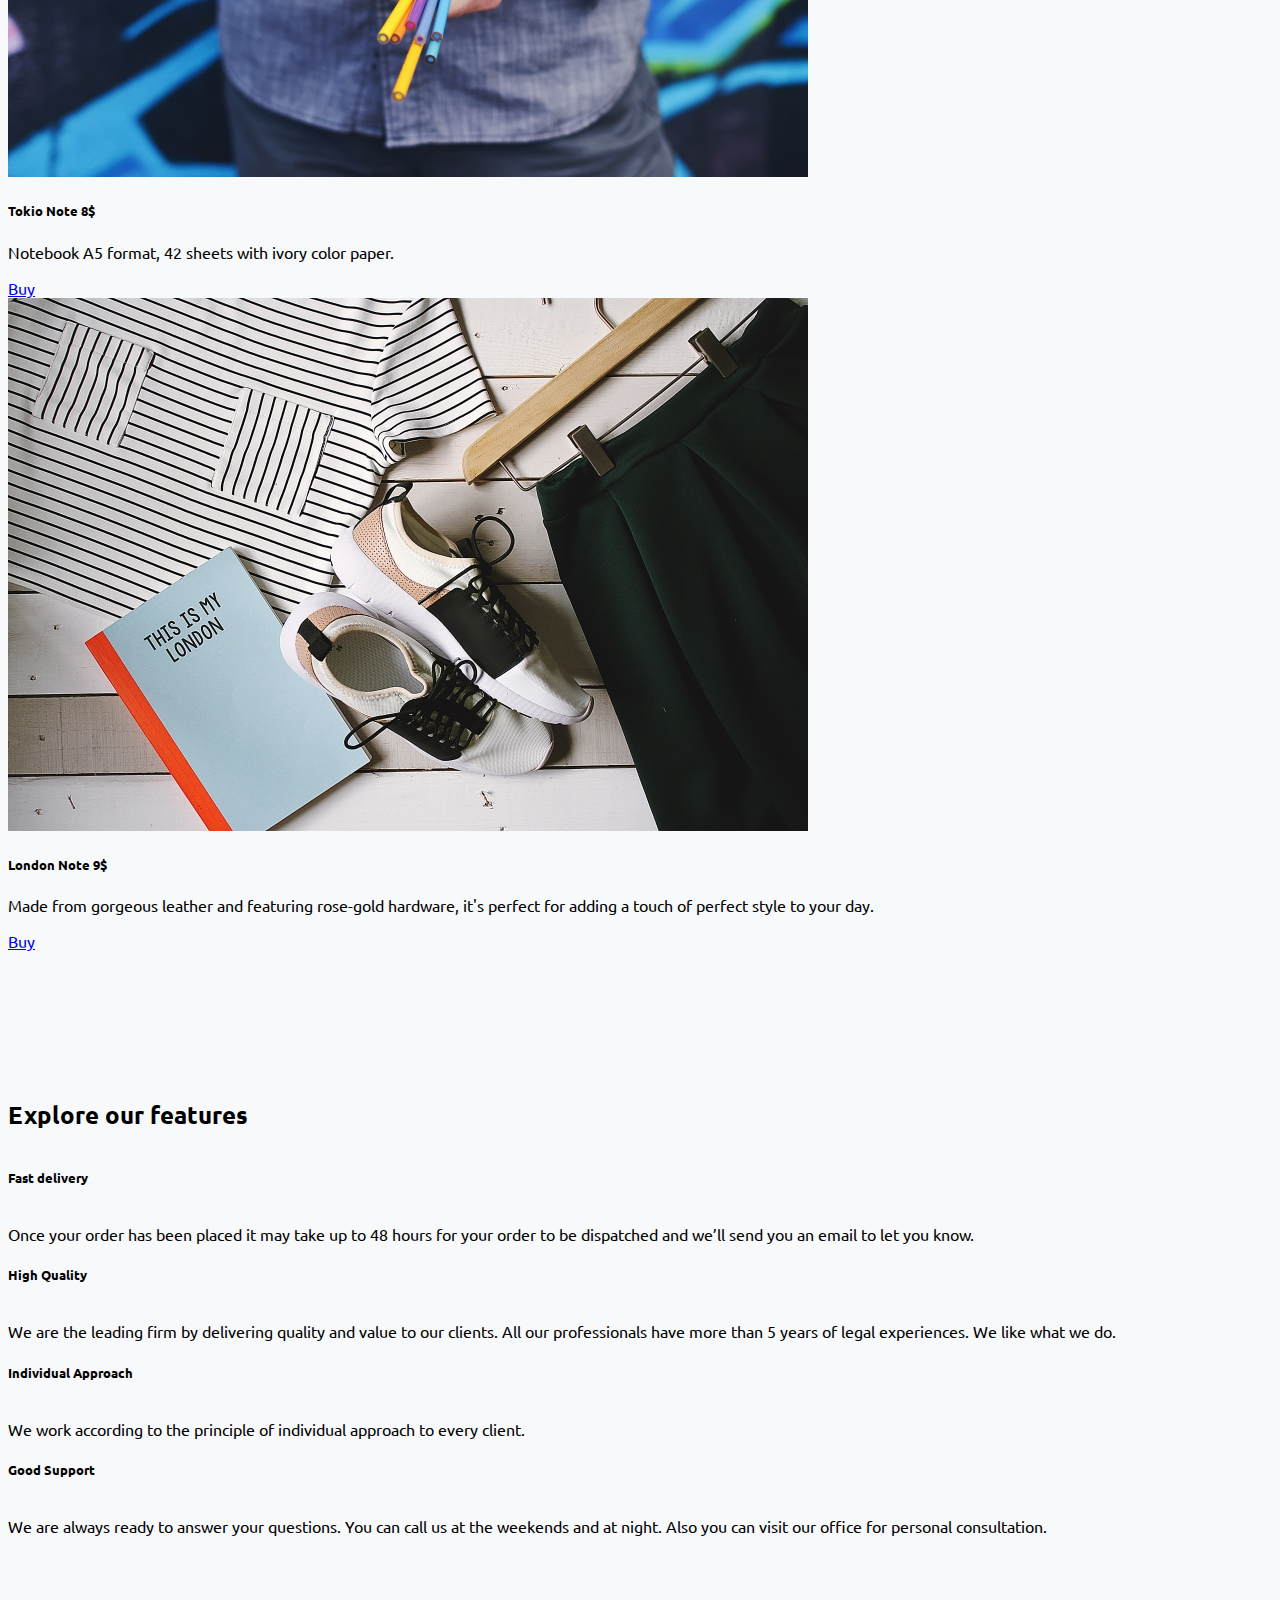
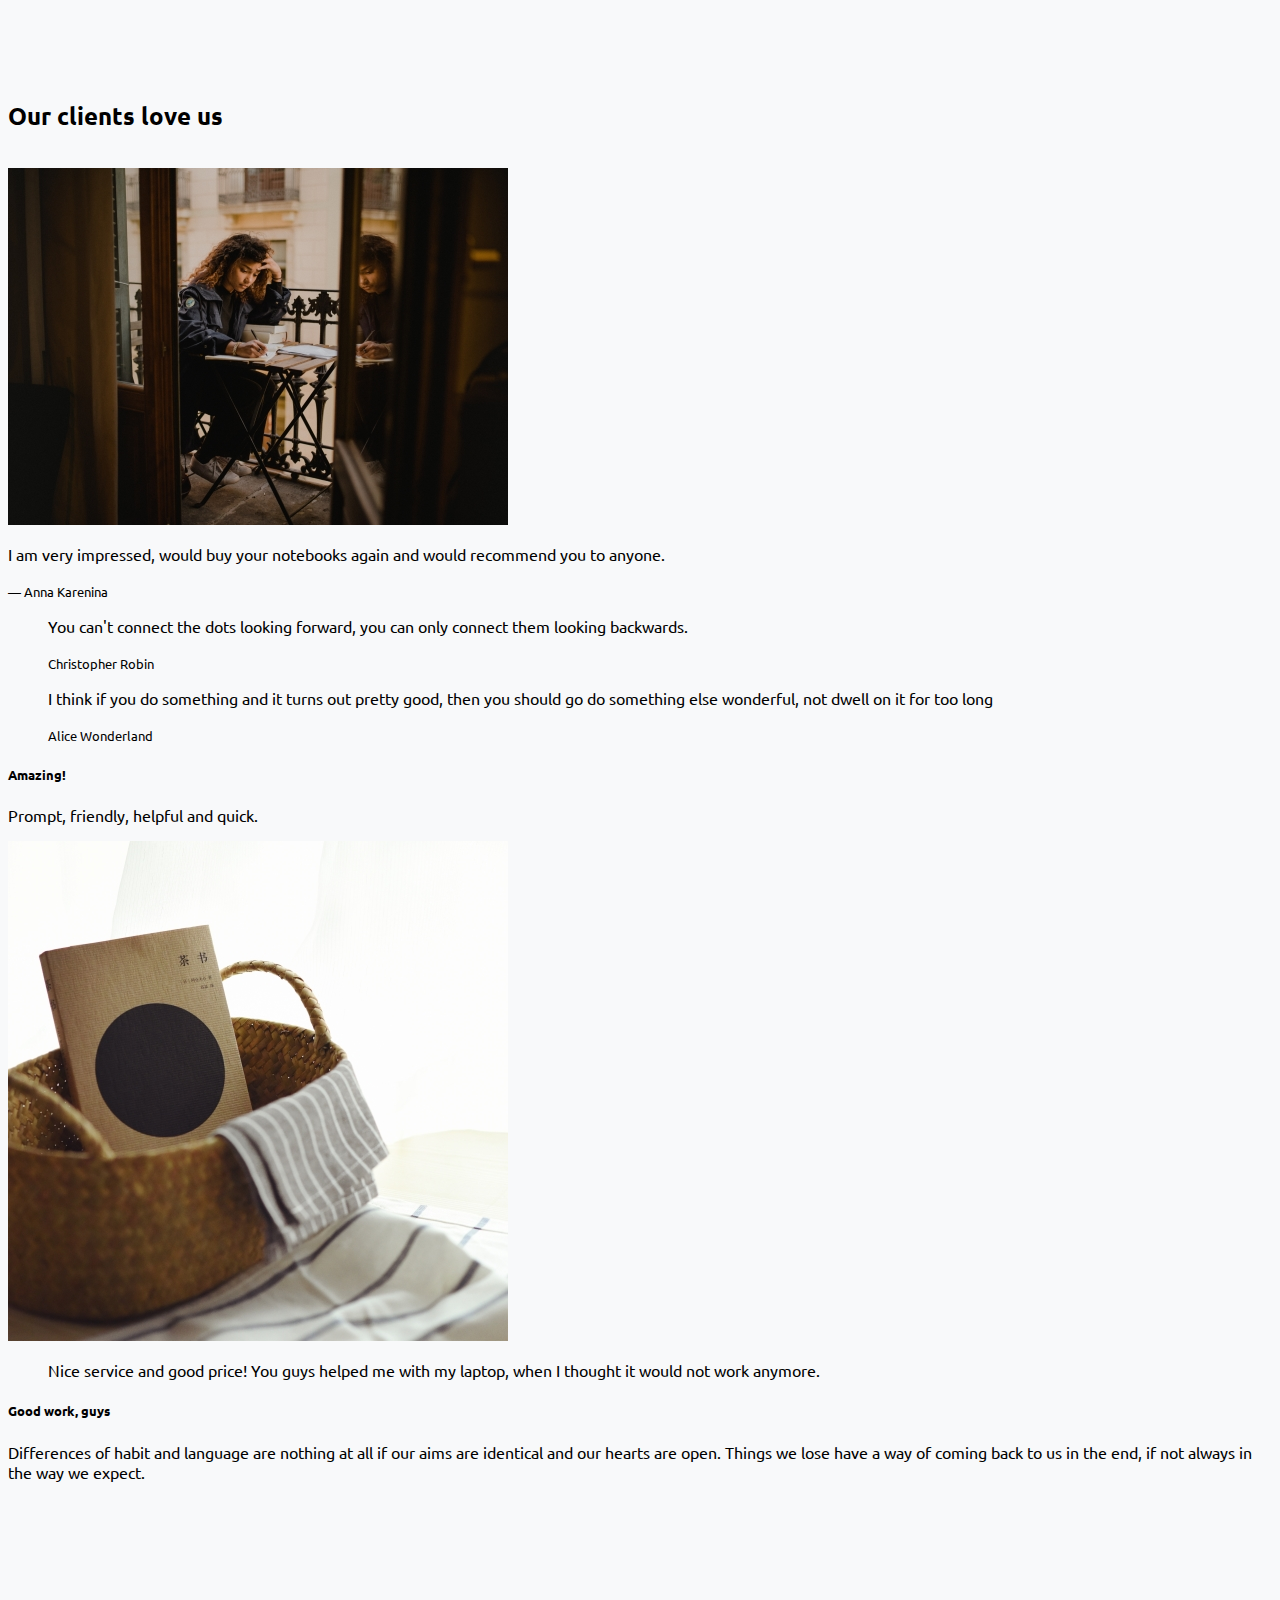
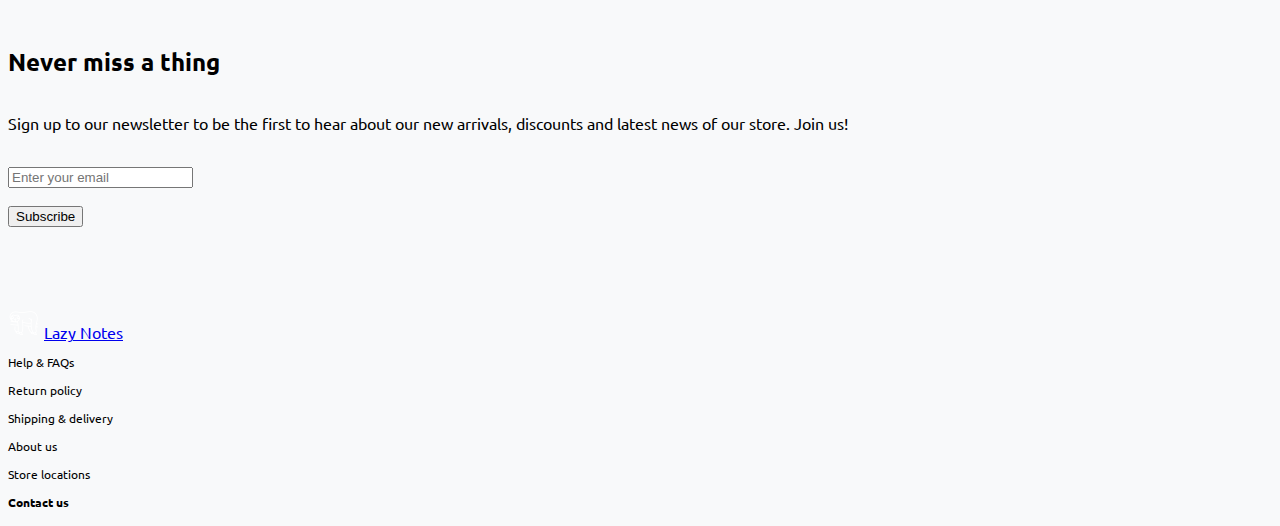
<file: lazy-notes/index.html>
<!DOCTYPE html>
<html>

<head>
    <meta charset="UTF-8"/>
    <meta name="viewport" content="width=device-width, initial-scale=1">
    <link rel="stylesheet" href="css/style.css" type="text/css" media="all">
    <link rel="stylesheet" href="https://stackpath.bootstrapcdn.com/bootstrap/4.1.3/css/bootstrap.min.css" integrity="sha384-MCw98/SFnGE8fJT3GXwEOngsV7Zt27NXFoaoApmYm81iuXoPkFOJwJ8ERdknLPMO" crossorigin="anonymous">
    <link rel="stylesheet" href="https://use.fontawesome.com/releases/v5.5.0/css/all.css" integrity="sha384-B4dIYHKNBt8Bc12p+WXckhzcICo0wtJAoU8YZTY5qE0Id1GSseTk6S+L3BlXeVIU" crossorigin="anonymous">
    <title>Simple Page</title>
</head>

<body>
<header>
    <div class="container-fluid px-0">
        <nav class="navbar navbar-expand-lg navbar-dark text-white bg-dark">
            <div class="container">
                <img src="img/icon.png" width="32" height="32" alt="icon">
                <a class="navbar-brand" href="#" name="logo">Lazy Notes</a>

                <button class="navbar-toggler" type="button" data-toggle="collapse" data-target="#navbarText" aria-controls="navbarText" aria-expanded="false" aria-label="Toggle navigation">
                    <span class="navbar-toggler-icon"></span>
                </button>

                <div class="collapse navbar-collapse" id="navbarText">
                    <ul class="navbar-nav mr-auto">
                        <li class="nav-item active">
                            <a class="nav-link" href="#products">Notebooks<span class="sr-only">(current)</span></a>
                        </li>
                        <li class="nav-item">
                            <a class="nav-link" href="#features">Features</a>
                        </li>
                        <li class="nav-item">
                            <a class="nav-link" href="#about">About us</a>
                        </li>
                    </ul>
                    <span class="navbar-text"><a href="mailto:hello@lazynotes.com">hello@lazynotes.com</a></span>
                </div>
            </div>
        </nav>
    </div>
</header>
<main>
    <div class="container bg-light py-5">
        <div class="row col-lg-8 col-md-10 col-sm-12 col-12 align-items-center">
            <h4 class="description space">Keep your notes in order with <strong>our handcrafted notebooks</strong> in classic leathers. All items are made with love, inspired by <strong>natural textures</strong>. Choose colour, size, and style and use with pleasure. We also work with corporate clients and create <strong>branded books for companies</strong>.</h4>
        </div>
    </div>
    <div class="container bg-light low-space mlow-space">
        <div class="row">
            <div class="col col-md-8 col-sm-12 col-12">
                <div id="carouselExampleControls" class="carousel slide" data-ride="carousel">
                    <div class="carousel-inner">
                        <div class="carousel-item active ">
                            <img class="d-block w-100 rounded" src="img/gal-1.jpg" alt="First slide">
                        </div>
                        <div class="carousel-item">
                            <img class="d-block w-100 rounded" src="img/gal-2.jpg" alt="Second slide">
                        </div>
                        <div class="carousel-item">
                            <img class="d-block w-100 rounded" src="img/gal-3.jpg" alt="Third slide">
                        </div>
                    </div>
                    <a class="carousel-control-prev" href="#carouselExampleControls" role="button" data-slide="prev">
                        <span class="carousel-control-prev-icon" aria-hidden="true"></span>
                        <span class="sr-only">Previous</span>
                    </a>
                    <a class="carousel-control-next" href="#carouselExampleControls" role="button" data-slide="next">
                        <span class="carousel-control-next-icon" aria-hidden="true"></span>
                        <span class="sr-only">Next</span>
                    </a>
                </div>
            </div>
            <div class="col col-md-4 col-sm-12 col-12">
                <a name="products"><h4 class="mhead">Oslo Note <span class="badge badge-pill  badge-dark">10$</span></h4></a>
                <p>Classic and timeless, this notebook is perfect for keeping things simple and stylish. The durable and hard-wearing cover makes it perfect for on-the-go use.</p>
                <button type="button" class="btn btn-danger">Buy</button>
            </div>
        </div>
    </div>

    <div class="container low-space">
        <div class="row">
            <div class="col col-md-4 col-sm-12 col-12">
                <div class="card bg-light border-0">
                    <img class="card-img-top" src="img/note1.jpg" alt="Card image cap">
                    <div class="card-body mcard">
                        <h5 class="card-title mhead">Amsterdam Note <span class="badge badge-pill badge-dark">9$</span></h5>
                        <p class="card-text">Black tight cover paper with gold stamping. 34 cream-coloured sheets of paper inside, A5 format.</p>
                        <a href="#" class="btn btn-danger">Buy</a>
                    </div>
                </div>
            </div>
            <div class="col col-md-4 col-sm-12 col-12">
                <div class="card bg-light border-0">
                    <img class="card-img-top" src="img/note2.jpg" alt="Card image cap">
                    <div class="card-body mcard">
                        <h5 class="card-title mhead">Moscow Note <span class="badge badge-pill badge-dark">8$</span></h5>
                        <p class="card-text">In sophisticated jet black, this notebook is perfect for keeping your notes and loose documents safe and secure on the go.
                        </p>
                        <a href="#" class="btn btn-danger">Buy</a>
                    </div>
                </div>
            </div>

            <div class="col col-md-4 col-sm-12 col-12">
                <div class="card bg-light border-0">
                    <img class="card-img-top" src="img/note3.jpg" alt="Card image cap">
                        <div class="card-body mcard">
                            <h5 class="card-title mhead">Paris Note <span class="badge badge-pill badge-dark">10$</span></h5>
                            <p class="card-text">With beautiful rose gold foil detailing, a durable hardcover and lined pages, its perfect for taking on the go and using whenever inspiration strikes.</p>
                            <a href="#" class="btn btn-danger">Buy</a>
                        </div>
                </div>
            </div>
        </div>
    </div>
        <div class="container low-space">
            <div class="row">
                <div class="col col-md-6 col-sm-12 col-12">
                    <div class="card bg-light border-0">
                        <img class="card-img-top" src="img/note4.jpg" alt="Card image cap">
                        <div class="card-body mcard">
                            <h5 class="card-title">Tokio Note <span class="badge badge-pill badge-dark">8$</span></h5>
                            <p class="card-text">Notebook A5 format, 42 sheets with ivory color paper.</p>
                            <a href="#" class="btn btn-danger">Buy</a>
                        </div>
                    </div>
                </div>
                <div class="col col-md-6 col-sm-12 col-12">
                    <div class="card bg-light border-0">
                        <img class="card-img-top" src="img/note5.jpg" alt="Card image cap">
                        <div class="card-body mcard">
                            <h5 class="card-title">London Note <span class="badge badge-pill badge-dark">9$</span></h5>
                            <p class="card-text"> Made from gorgeous leather and featuring rose-gold hardware, it's perfect for adding a touch of perfect style to your day.</p>
                            <a href="#" class="btn btn-danger">Buy</a>
                        </div>
                    </div>
                </div>
            </div>
        </div>
    <div class="container-fluid bg-white space">
        <div class="container">
            <a name="features"><h2 class="text-center small-space py-5">Explore our features</h2></a>
            <div class="row">
                <div class="col col-lg-3 col-md-6 col-sm-6 col-12 mlow-space">
                    <i class="fas fa-truck pb-2" style="font-size: 2rem"></i>
                    <h5 class="small-space border-bottom">Fast delivery</h5>
                    <p>Once your order has been placed it may take up to 48 hours for your order to be dispatched and we’ll send you an email to let you know.</p>
                </div>
                <div class="col col-lg-3 col-md-6 col-sm-6 col-12 mlow-space">
                    <i class="far fa-grin pb-2" style="font-size: 2rem"></i>
                    <h5 class="small-space border-bottom">High Quality</h5>
                    <p>We are the leading firm by delivering quality and value to our clients. All our professionals have more than 5 years of legal experiences. We like what we do.</p>
                </div>
                <div class="col col-lg-3 col-md-6 col-sm-6 col-12 mlow-space">
                    <i class="fas fa-handshake pb-2" style="font-size: 2rem"></i>
                    <h5 class="small-space border-bottom">Individual Approach</h5>
                    <p>We work according to the principle of individual approach to every client.</p>
                </div>
                <div class="col col-lg-3 col-md-6 col-sm-6 col-12 mlow-space">
                    <i class="fas fa-headset pb-2" style="font-size: 2rem"></i>
                    <h5 class="small-space border-bottom">Good Support</h5>
                    <p>We are always ready to answer your questions. You can call us at the weekends and at night. Also you can visit our office for personal consultation.
                    </p>
                </div>
            </div>
        </div>
    </div>
    <div class="container-fluid bg-white space">
        <div class="container col-xl-8">
            <a name="about"><h2 class="text-center small-space">Our clients love us</h2></a>
            <div class="card-columns pt-5">
                <div class="card">
                    <img class="card-img-top" src="img/rev1.jpg" alt="Card image cap">
                    <div class="card-body">
                        <p class="card-text">I am very impressed, would buy your notebooks again and would recommend you to anyone.</p>
                        <p class="card-text"><small class="text-muted">— Anna Karenina</small></p>
                    </div>
                </div>
                <div class="card p-3 bg-dark text-white">
                    <blockquote class="blockquote mb-0 card-body">
                        <p>You can't connect the dots looking forward, you can only connect them looking backwards.</p>
                        <footer class="blockquote-footer">
                            <small class="text-muted">Christopher Robin</small>
                        </footer>
                    </blockquote>
                </div>
                <div class="card bg-dark text-white text-center p-3">
                    <blockquote class="blockquote mb-0">
                        <p>I think if you do something and it turns out pretty good, then you should go do something else wonderful, not dwell on it for too long</p>
                        <footer class="blockquote-footer text-secondary">
                            <small>Alice Wonderland</small>
                        </footer>
                    </blockquote>
                </div>
                <div class="card text-center">
                    <div class="card-body">
                        <h5 class="card-title">Amazing!</h5>
                        <p class="card-text">Prompt, friendly, helpful and quick.</p>
                    </div>
                </div>
                <div class="card">
                    <img class="card-img" src="img/rev2.jpg" alt="Card image">
                </div>
                <div class="card p-3 text-right">
                    <blockquote class="blockquote mb-0">
                        <p>Nice service and good price! You guys helped me with my laptop, when I thought it would not work anymore.</p>
                    </blockquote>
                </div>
                <div class="card">
                    <div class="card-body">
                        <h5 class="card-title">Good work, guys</h5>
                        <p class="card-text">Differences of habit and language are nothing at all if our aims are identical and our hearts are open. Things we lose have a way of coming back to us in the end, if not always in the way we expect.</p>
                    </div>
                </div>
                <div class="card border-0">
                    <i class="fas fa-book"></i>
                </div>
            </div>
        </div>
    </div>
    <div class="container-fluid bg-white space">
        <div class="container col col-lg-6 col-sm-12 col-12 pb-5">
            <h2 class="text-center small-space">Never miss a thing</h2>
            <p class="lead text-center small-space">Sign up to our newsletter to be the first to hear about our new arrivals, discounts and latest news of our store. Join us!</p>
            <form>
                <div class="row justify-content-center">
                    <div class="col col-md-7 col-sm-8 col-12 small-space">
                        <input type="email" class="form-control" id="exampleInputEmail1" aria-describedby="emailHelp" placeholder="Enter your email">
                    </div>
                    <div class="col col-md-3 col-sm-4 col-12 small-space">
                        <button type="submit" class="btn btn-dark">Subscribe</button>
                    </div>
                </div>
            </form>
        </div>
    </div>
</main>
<footer>
    <div class="container-fluid px-0 py-0 bg-dark text-white-50 sticky-bottom ">
        <div class="container bg-dark">
            <div class="row">
                <div class="col col-md-3 col-sm-4 col-12 mt-5">
                    <img src="img/icon.png" width="32" height="32" alt="icon">
                    <a class="navbar-brand text-white" href="#logo">Lazy Notes</a>
                </div>
                <div class="col col-md-3 col-sm-4 col-6 mt-5">
                    <p class="footer-text">Help & FAQs</p>
                    <p class="footer-text">Return policy </p>
                    <p class="footer-text">Shipping & delivery</p>
                </div>
                <div class="col col-md-3 col-sm-4 col-6 mt-5">
                    <p class="footer-text">About us</p>
                    <p class="footer-text">Store locations</p>
                </div>
                <div class="col col-md-3 col-sm-6 col-12 my-5">
                    <p class="footer-text"><strong>Contact us</strong></p>
                    <div class="social">
                        <i class="fab fa-facebook mr-2" style="font-size: 2rem"></i>
                        <i class="fab fa-vk mr-2" style="font-size: 2rem"></i>
                        <i class="fab fa-youtube mr-2" style="font-size: 2rem"></i>
                        <i class="fab fa-twitter-square" style="font-size: 2rem"></i>
                    </div>
                </div>
            </div>
        </div>
    </div>
</footer>
<script src="https://code.jquery.com/jquery-3.3.1.slim.min.js" integrity="sha384-q8i/X+965DzO0rT7abK41JStQIAqVgRVzpbzo5smXKp4YfRvH+8abtTE1Pi6jizo" crossorigin="anonymous"></script>
<script src="https://cdnjs.cloudflare.com/ajax/libs/popper.js/1.14.3/umd/popper.min.js" integrity="sha384-ZMP7rVo3mIykV+2+9J3UJ46jBk0WLaUAdn689aCwoqbBJiSnjAK/l8WvCWPIPm49" crossorigin="anonymous"></script>
<script src="https://stackpath.bootstrapcdn.com/bootstrap/4.1.3/js/bootstrap.min.js" integrity="sha384-ChfqqxuZUCnJSK3+MXmPNIyE6ZbWh2IMqE241rYiqJxyMiZ6OW/JmZQ5stwEULTy" crossorigin="anonymous"></script>
</body>
</html>
</file>
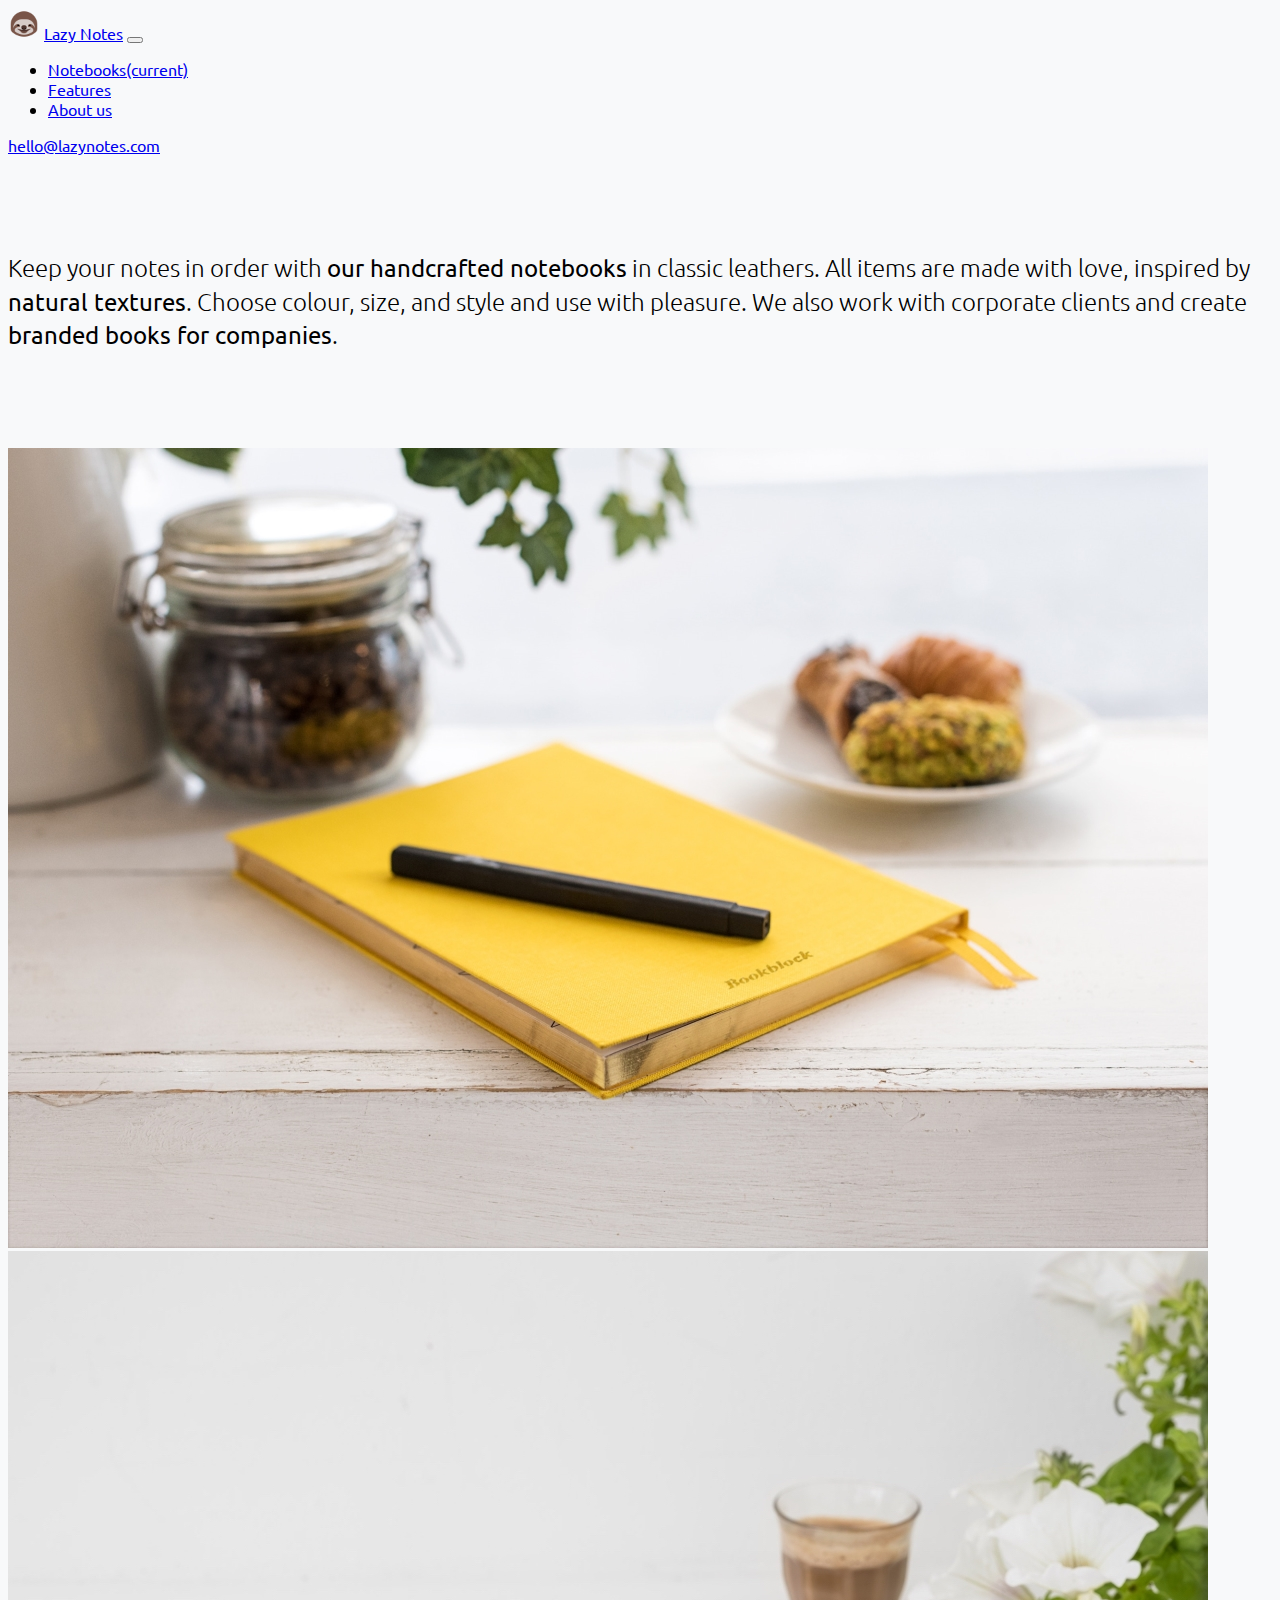
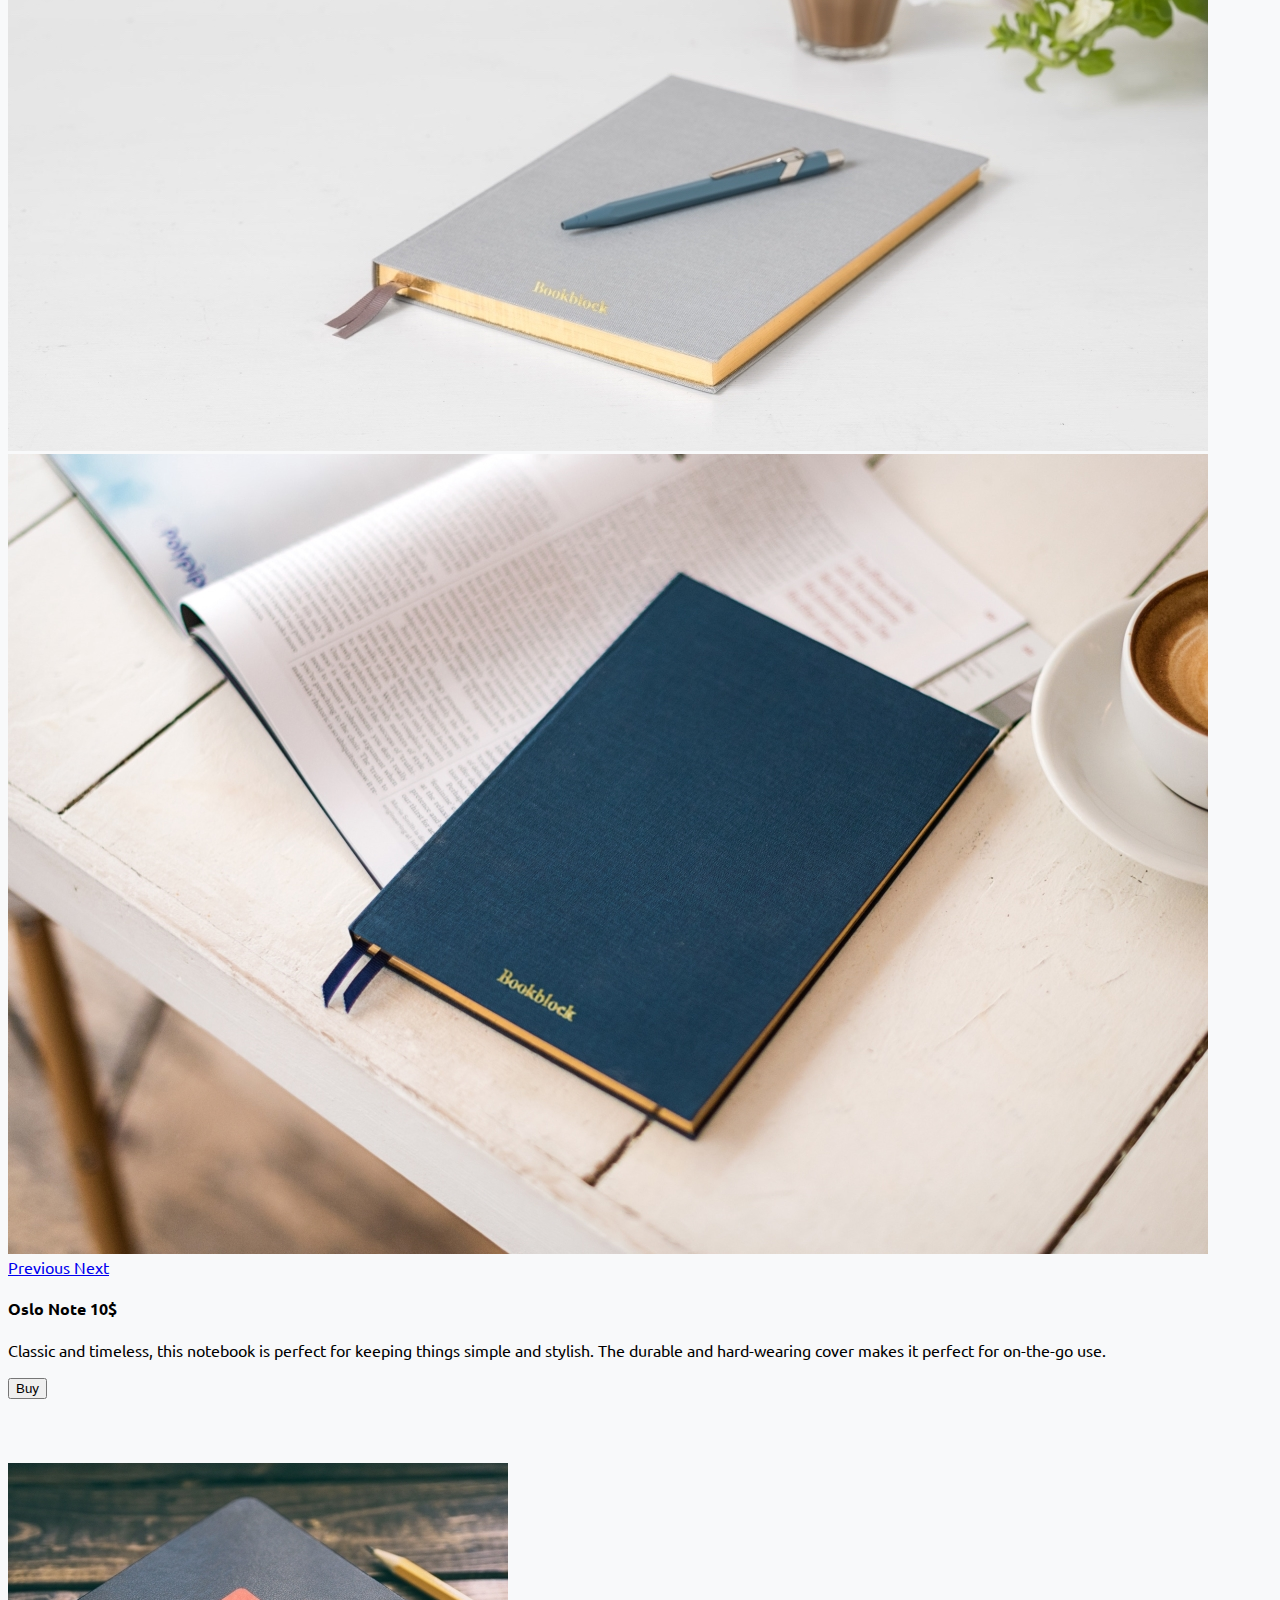
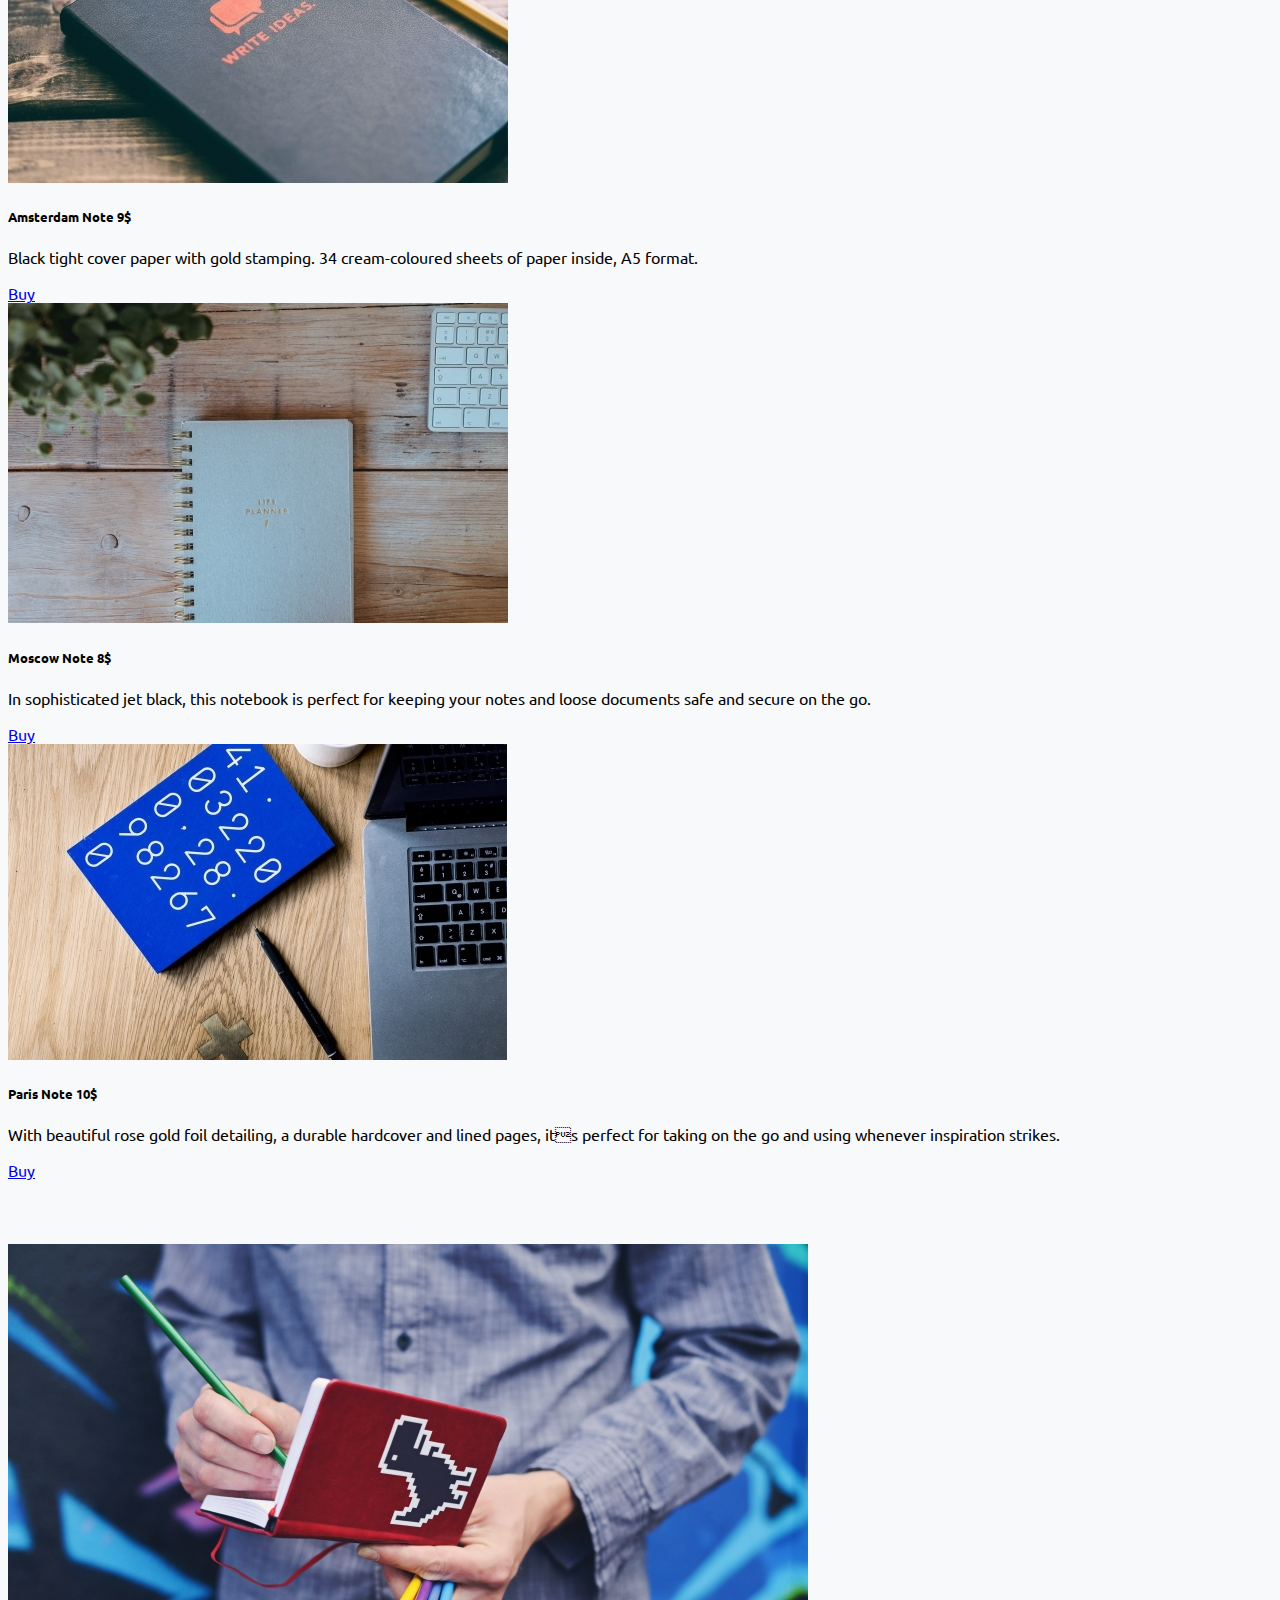
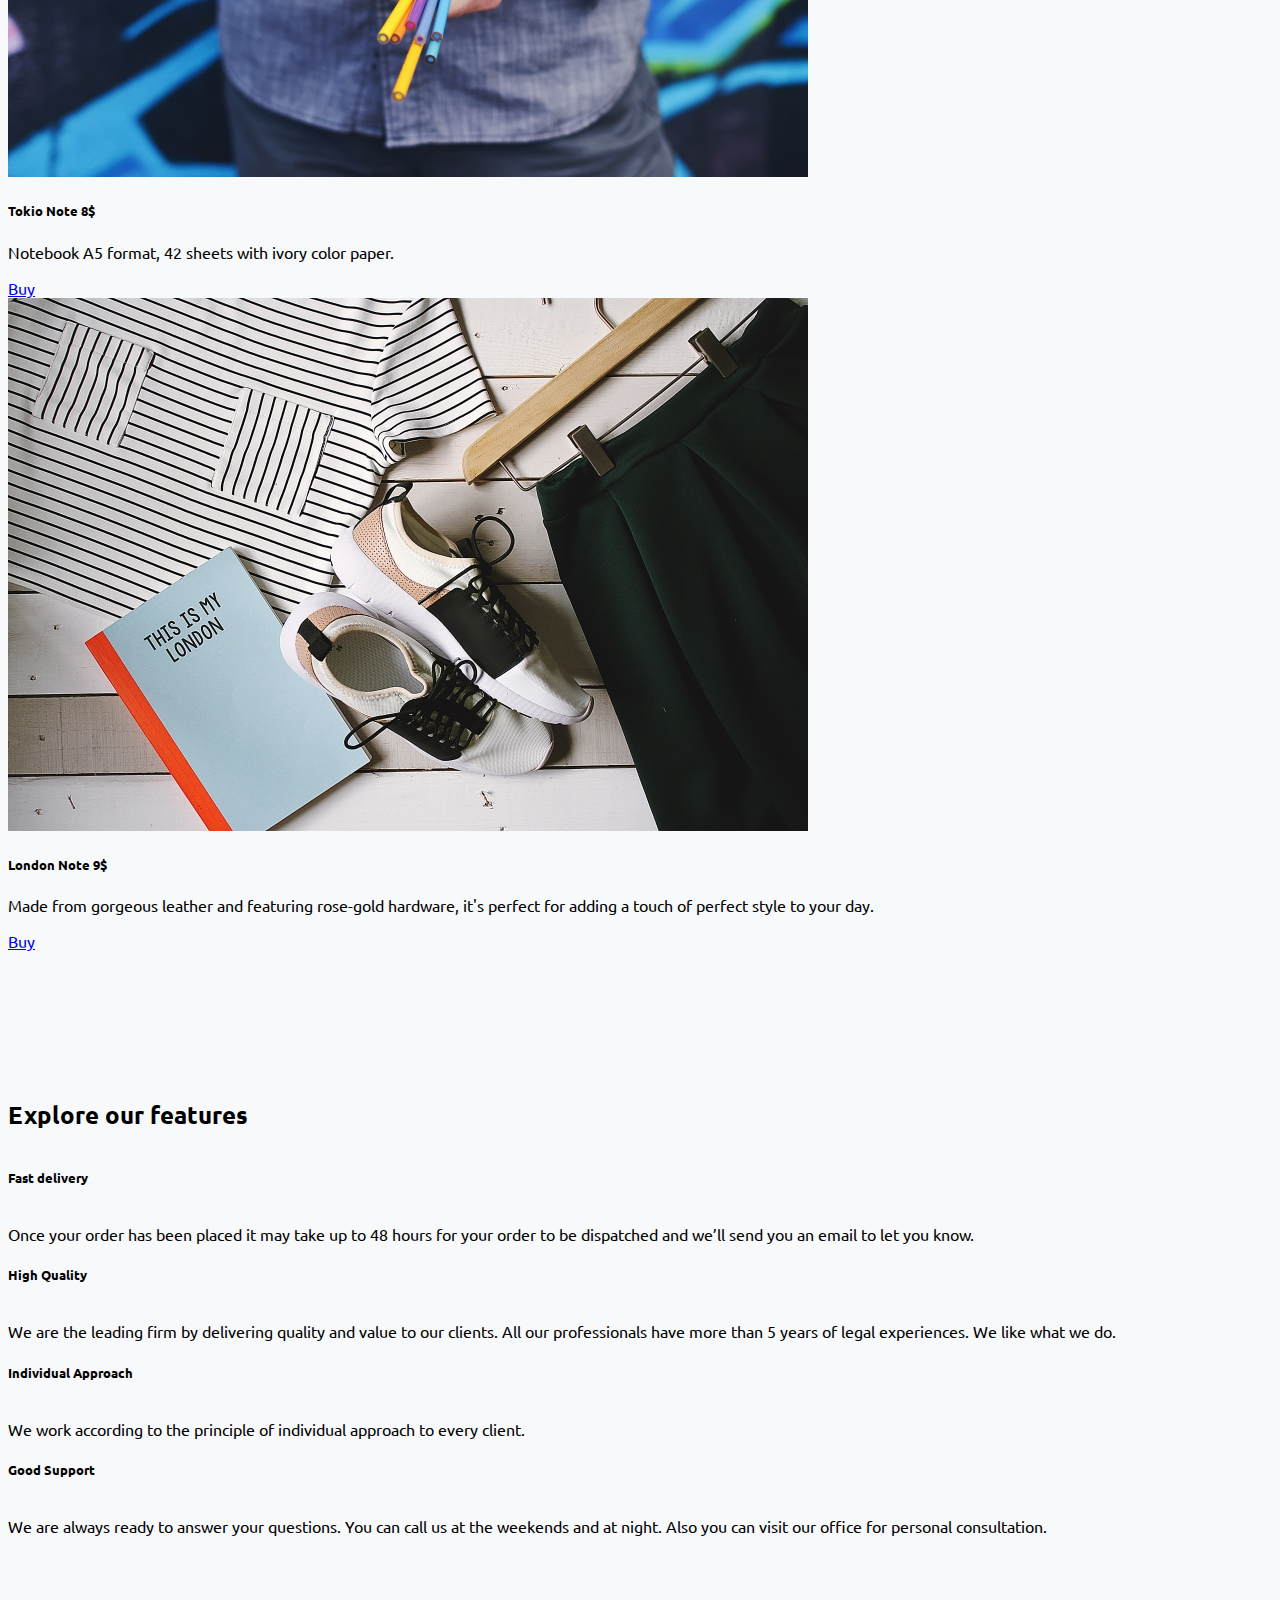
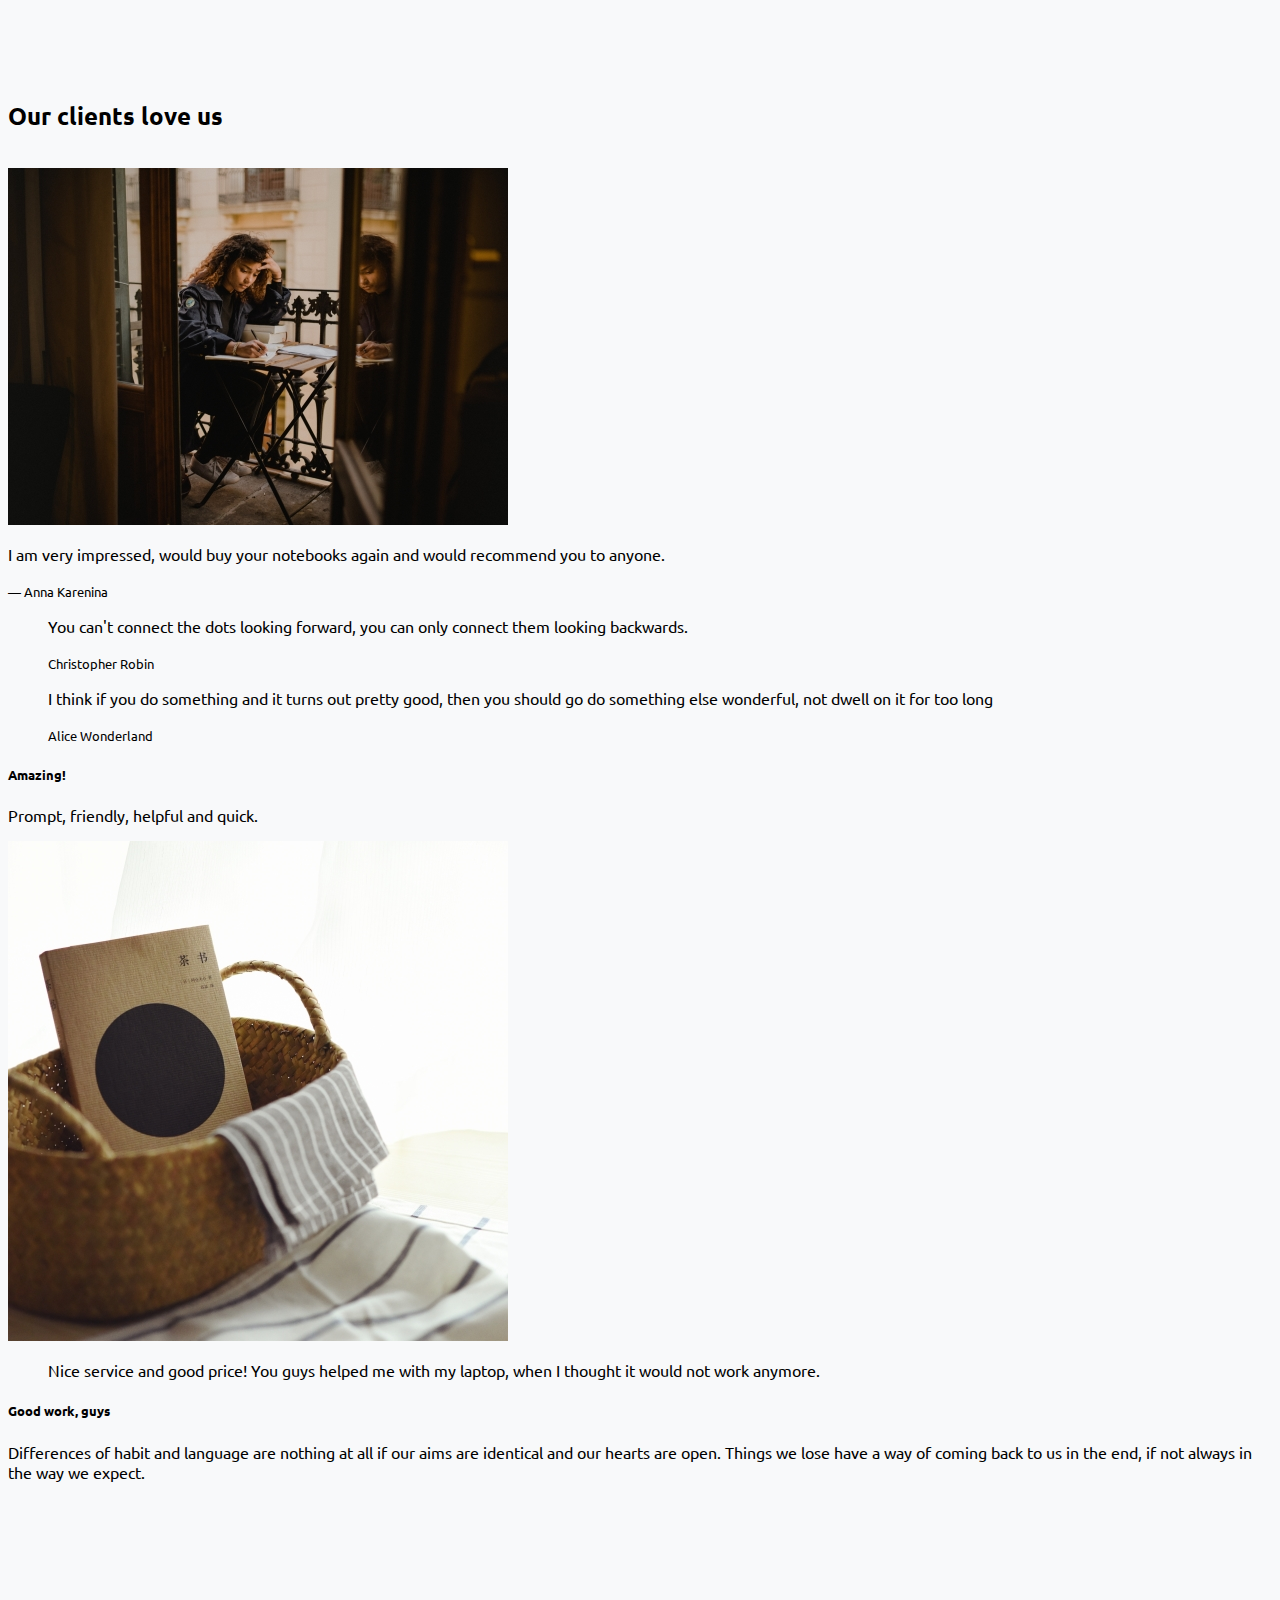
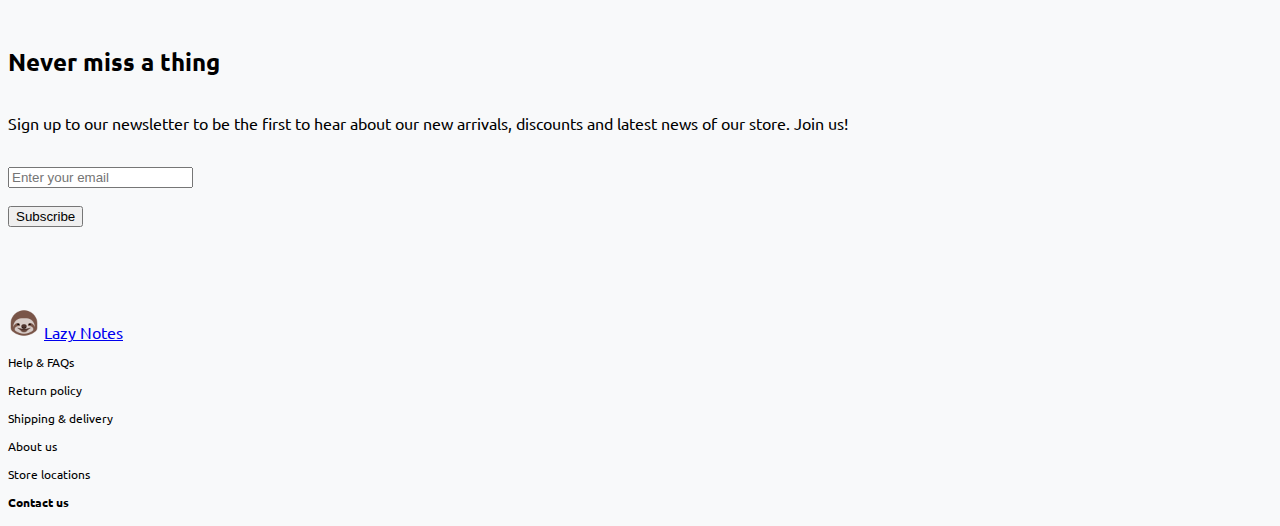
<file: lazynotes/index.html>
<!DOCTYPE html>
<html>

<head>
    <meta charset="UTF-8"/>
    <meta name="viewport" content="width=device-width, initial-scale=1">
    <link rel="stylesheet" href="css/style.css" type="text/css" media="all">
    <link rel="stylesheet" href="https://stackpath.bootstrapcdn.com/bootstrap/4.1.3/css/bootstrap.min.css" integrity="sha384-MCw98/SFnGE8fJT3GXwEOngsV7Zt27NXFoaoApmYm81iuXoPkFOJwJ8ERdknLPMO" crossorigin="anonymous">
    <link rel="stylesheet" href="https://use.fontawesome.com/releases/v5.5.0/css/all.css" integrity="sha384-B4dIYHKNBt8Bc12p+WXckhzcICo0wtJAoU8YZTY5qE0Id1GSseTk6S+L3BlXeVIU" crossorigin="anonymous">
    <title>Simple Page</title>
</head>

<body>
<header>
    <div class="container-fluid px-0">
        <nav class="navbar navbar-light navbar-expand-lg text-white bg-light">
            <div class="container">
                <img src="img/icon.png" width="32" height="32" alt="icon">
                <a class="navbar-brand" href="#" name="logo">Lazy Notes</a>

                <button class="navbar-toggler" type="button" data-toggle="collapse" data-target="#navbarText" aria-controls="navbarText" aria-expanded="false" aria-label="Toggle navigation">
                    <span class="navbar-toggler-icon"></span>
                </button>

                <div class="collapse navbar-collapse" id="navbarText">
                    <ul class="navbar-nav mr-auto">
                        <li class="nav-item active">
                            <a class="nav-link" href="#products">Notebooks<span class="sr-only">(current)</span></a>
                        </li>
                        <li class="nav-item">
                            <a class="nav-link" href="#features">Features</a>
                        </li>
                        <li class="nav-item">
                            <a class="nav-link" href="#about">About us</a>
                        </li>
                    </ul>
                    <span class="navbar-text"><a href="mailto:hello@lazynotes.com">hello@lazynotes.com</a></span>
                </div>
            </div>
        </nav>
    </div>
</header>
<main>
    <div class="container bg-light py-5">
        <div class="row col-lg-8 col-md-10 col-sm-12 col-12 align-items-center">
            <h4 class="description space">Keep your notes in order with <strong>our handcrafted notebooks</strong> in classic leathers. All items are made with love, inspired by <strong>natural textures</strong>. Choose colour, size, and style and use with pleasure. We also work with corporate clients and create <strong>branded books for companies</strong>.</h4>
        </div>
    </div>
    <div class="container bg-light low-space mlow-space">
        <div class="row">
            <div class="col col-md-8 col-sm-12 col-12">
                <div id="carouselExampleControls" class="carousel slide" data-ride="carousel">
                    <div class="carousel-inner">
                        <div class="carousel-item active ">
                            <img class="d-block w-100 rounded" src="img/gal-1.jpg" alt="First slide">
                        </div>
                        <div class="carousel-item">
                            <img class="d-block w-100 rounded" src="img/gal-2.jpg" alt="Second slide">
                        </div>
                        <div class="carousel-item">
                            <img class="d-block w-100 rounded" src="img/gal-3.jpg" alt="Third slide">
                        </div>
                    </div>
                    <a class="carousel-control-prev" href="#carouselExampleControls" role="button" data-slide="prev">
                        <span class="carousel-control-prev-icon" aria-hidden="true"></span>
                        <span class="sr-only">Previous</span>
                    </a>
                    <a class="carousel-control-next" href="#carouselExampleControls" role="button" data-slide="next">
                        <span class="carousel-control-next-icon" aria-hidden="true"></span>
                        <span class="sr-only">Next</span>
                    </a>
                </div>
            </div>
            <div class="col col-md-4 col-sm-12 col-12">
                <a name="products"><h4 class="mhead">Oslo Note <span class="badge badge-pill  badge-dark">10$</span></h4></a>
                <p>Classic and timeless, this notebook is perfect for keeping things simple and stylish. The durable and hard-wearing cover makes it perfect for on-the-go use.</p>
                <button type="button" class="btn btn-danger">Buy</button>
            </div>
        </div>
    </div>

    <div class="container low-space">
        <div class="row">
            <div class="col col-md-4 col-sm-12 col-12">
                <div class="card bg-light border-0">
                    <img class="card-img-top" src="img/note1.jpg" alt="Card image cap">
                    <div class="card-body mcard">
                        <h5 class="card-title mhead">Amsterdam Note <span class="badge badge-pill badge-dark">9$</span></h5>
                        <p class="card-text">Black tight cover paper with gold stamping. 34 cream-coloured sheets of paper inside, A5 format.</p>
                        <a href="#" class="btn btn-danger">Buy</a>
                    </div>
                </div>
            </div>
            <div class="col col-md-4 col-sm-12 col-12">
                <div class="card bg-light border-0">
                    <img class="card-img-top" src="img/note2.jpg" alt="Card image cap">
                    <div class="card-body mcard">
                        <h5 class="card-title mhead">Moscow Note <span class="badge badge-pill badge-dark">8$</span></h5>
                        <p class="card-text">In sophisticated jet black, this notebook is perfect for keeping your notes and loose documents safe and secure on the go.
                        </p>
                        <a href="#" class="btn btn-danger">Buy</a>
                    </div>
                </div>
            </div>

            <div class="col col-md-4 col-sm-12 col-12">
                <div class="card bg-light border-0">
                    <img class="card-img-top" src="img/note3.jpg" alt="Card image cap">
                        <div class="card-body mcard">
                            <h5 class="card-title mhead">Paris Note <span class="badge badge-pill badge-dark">10$</span></h5>
                            <p class="card-text">With beautiful rose gold foil detailing, a durable hardcover and lined pages, its perfect for taking on the go and using whenever inspiration strikes.</p>
                            <a href="#" class="btn btn-danger">Buy</a>
                        </div>
                </div>
            </div>
        </div>
    </div>
        <div class="container low-space">
            <div class="row">
                <div class="col col-md-6 col-sm-12 col-12">
                    <div class="card bg-light border-0">
                        <img class="card-img-top" src="img/note4.jpg" alt="Card image cap">
                        <div class="card-body mcard">
                            <h5 class="card-title">Tokio Note <span class="badge badge-pill badge-dark">8$</span></h5>
                            <p class="card-text">Notebook A5 format, 42 sheets with ivory color paper.</p>
                            <a href="#" class="btn btn-danger">Buy</a>
                        </div>
                    </div>
                </div>
                <div class="col col-md-6 col-sm-12 col-12">
                    <div class="card bg-light border-0">
                        <img class="card-img-top" src="img/note5.jpg" alt="Card image cap">
                        <div class="card-body mcard">
                            <h5 class="card-title">London Note <span class="badge badge-pill badge-dark">9$</span></h5>
                            <p class="card-text"> Made from gorgeous leather and featuring rose-gold hardware, it's perfect for adding a touch of perfect style to your day.</p>
                            <a href="#" class="btn btn-danger">Buy</a>
                        </div>
                    </div>
                </div>
            </div>
        </div>
    <div class="container-fluid bg-white space">
        <div class="container">
            <a name="features"><h2 class="text-center small-space py-5">Explore our features</h2></a>
            <div class="row">
                <div class="col col-lg-3 col-md-6 col-sm-6 col-12 mlow-space">
                    <i class="fas fa-truck pb-2" style="font-size: 2rem"></i>
                    <h5 class="small-space border-bottom">Fast delivery</h5>
                    <p>Once your order has been placed it may take up to 48 hours for your order to be dispatched and we’ll send you an email to let you know.</p>
                </div>
                <div class="col col-lg-3 col-md-6 col-sm-6 col-12 mlow-space">
                    <i class="far fa-grin pb-2" style="font-size: 2rem"></i>
                    <h5 class="small-space border-bottom">High Quality</h5>
                    <p>We are the leading firm by delivering quality and value to our clients. All our professionals have more than 5 years of legal experiences. We like what we do.</p>
                </div>
                <div class="col col-lg-3 col-md-6 col-sm-6 col-12 mlow-space">
                    <i class="fas fa-handshake pb-2" style="font-size: 2rem"></i>
                    <h5 class="small-space border-bottom">Individual Approach</h5>
                    <p>We work according to the principle of individual approach to every client.</p>
                </div>
                <div class="col col-lg-3 col-md-6 col-sm-6 col-12 mlow-space">
                    <i class="fas fa-headset pb-2" style="font-size: 2rem"></i>
                    <h5 class="small-space border-bottom">Good Support</h5>
                    <p>We are always ready to answer your questions. You can call us at the weekends and at night. Also you can visit our office for personal consultation.
                    </p>
                </div>
            </div>
        </div>
    </div>
    <div class="container-fluid bg-white space">
        <div class="container col-xl-8">
            <a name="about"><h2 class="text-center small-space">Our clients love us</h2></a>
            <div class="card-columns pt-5">
                <div class="card">
                    <img class="card-img-top" src="img/rev1.jpg" alt="Card image cap">
                    <div class="card-body">
                        <p class="card-text">I am very impressed, would buy your notebooks again and would recommend you to anyone.</p>
                        <p class="card-text"><small class="text-muted">— Anna Karenina</small></p>
                    </div>
                </div>
                <div class="card p-3 bg-light text-dark">
                    <blockquote class="blockquote mb-0 card-body">
                        <p>You can't connect the dots looking forward, you can only connect them looking backwards.</p>
                        <footer class="blockquote-footer">
                            <small class="text-muted">Christopher Robin</small>
                        </footer>
                    </blockquote>
                </div>
                <div class="card bg-light text-dark text-center p-3">
                    <blockquote class="blockquote mb-0">
                        <p>I think if you do something and it turns out pretty good, then you should go do something else wonderful, not dwell on it for too long</p>
                        <footer class="blockquote-footer text-secondary">
                            <small>Alice Wonderland</small>
                        </footer>
                    </blockquote>
                </div>
                <div class="card text-center">
                    <div class="card-body">
                        <h5 class="card-title">Amazing!</h5>
                        <p class="card-text">Prompt, friendly, helpful and quick.</p>
                    </div>
                </div>
                <div class="card">
                    <img class="card-img" src="img/rev2.jpg" alt="Card image">
                </div>
                <div class="card p-3 text-right">
                    <blockquote class="blockquote mb-0">
                        <p>Nice service and good price! You guys helped me with my laptop, when I thought it would not work anymore.</p>
                    </blockquote>
                </div>
                <div class="card">
                    <div class="card-body">
                        <h5 class="card-title">Good work, guys</h5>
                        <p class="card-text">Differences of habit and language are nothing at all if our aims are identical and our hearts are open. Things we lose have a way of coming back to us in the end, if not always in the way we expect.</p>
                    </div>
                </div>
            </div>
        </div>
    </div>
    <div class="container-fluid bg-white space">
        <div class="container col col-lg-6 col-sm-12 col-12 pb-5">
            <h2 class="text-center small-space">Never miss a thing</h2>
            <p class="lead text-center small-space">Sign up to our newsletter to be the first to hear about our new arrivals, discounts and latest news of our store. Join us!</p>
            <form>
                <div class="row justify-content-center">
                    <div class="col col-md-7 col-sm-8 col-12 small-space">
                        <input type="email" class="form-control" id="exampleInputEmail1" aria-describedby="emailHelp" placeholder="Enter your email">
                    </div>
                    <div class="col col-md-3 col-sm-4 col-12 small-space">
                        <button type="submit" class="btn btn-dark">Subscribe</button>
                    </div>
                </div>
            </form>
        </div>
    </div>
</main>
<footer>
    <div class="container-fluid px-0 py-0 bg-dark text-white-50 sticky-bottom ">
        <div class="container bg-dark">
            <div class="row">
                <div class="col col-md-3 col-sm-4 col-12 mt-5">
                    <img src="img/icon.png" width="32" height="32" alt="icon">
                    <a class="navbar-brand text-white" href="#logo">Lazy Notes</a>
                </div>
                <div class="col col-md-3 col-sm-4 col-6 mt-5">
                    <p class="footer-text">Help & FAQs</p>
                    <p class="footer-text">Return policy </p>
                    <p class="footer-text">Shipping & delivery</p>
                </div>
                <div class="col col-md-3 col-sm-4 col-6 mt-5">
                    <p class="footer-text">About us</p>
                    <p class="footer-text">Store locations</p>
                </div>
                <div class="col col-md-3 col-sm-6 col-12 my-5">
                    <p class="footer-text"><strong>Contact us</strong></p>
                    <div class="social">
                        <i class="fab fa-facebook mr-2" style="font-size: 2rem"></i>
                        <i class="fab fa-vk mr-2" style="font-size: 2rem"></i>
                        <i class="fab fa-youtube mr-2" style="font-size: 2rem"></i>
                        <i class="fab fa-twitter-square" style="font-size: 2rem"></i>
                    </div>
                </div>
            </div>
        </div>
    </div>
</footer>
<script src="https://code.jquery.com/jquery-3.3.1.slim.min.js" integrity="sha384-q8i/X+965DzO0rT7abK41JStQIAqVgRVzpbzo5smXKp4YfRvH+8abtTE1Pi6jizo" crossorigin="anonymous"></script>
<script src="https://cdnjs.cloudflare.com/ajax/libs/popper.js/1.14.3/umd/popper.min.js" integrity="sha384-ZMP7rVo3mIykV+2+9J3UJ46jBk0WLaUAdn689aCwoqbBJiSnjAK/l8WvCWPIPm49" crossorigin="anonymous"></script>
<script src="https://stackpath.bootstrapcdn.com/bootstrap/4.1.3/js/bootstrap.min.js" integrity="sha384-ChfqqxuZUCnJSK3+MXmPNIyE6ZbWh2IMqE241rYiqJxyMiZ6OW/JmZQ5stwEULTy" crossorigin="anonymous"></script>
</body>
</html>
</file>
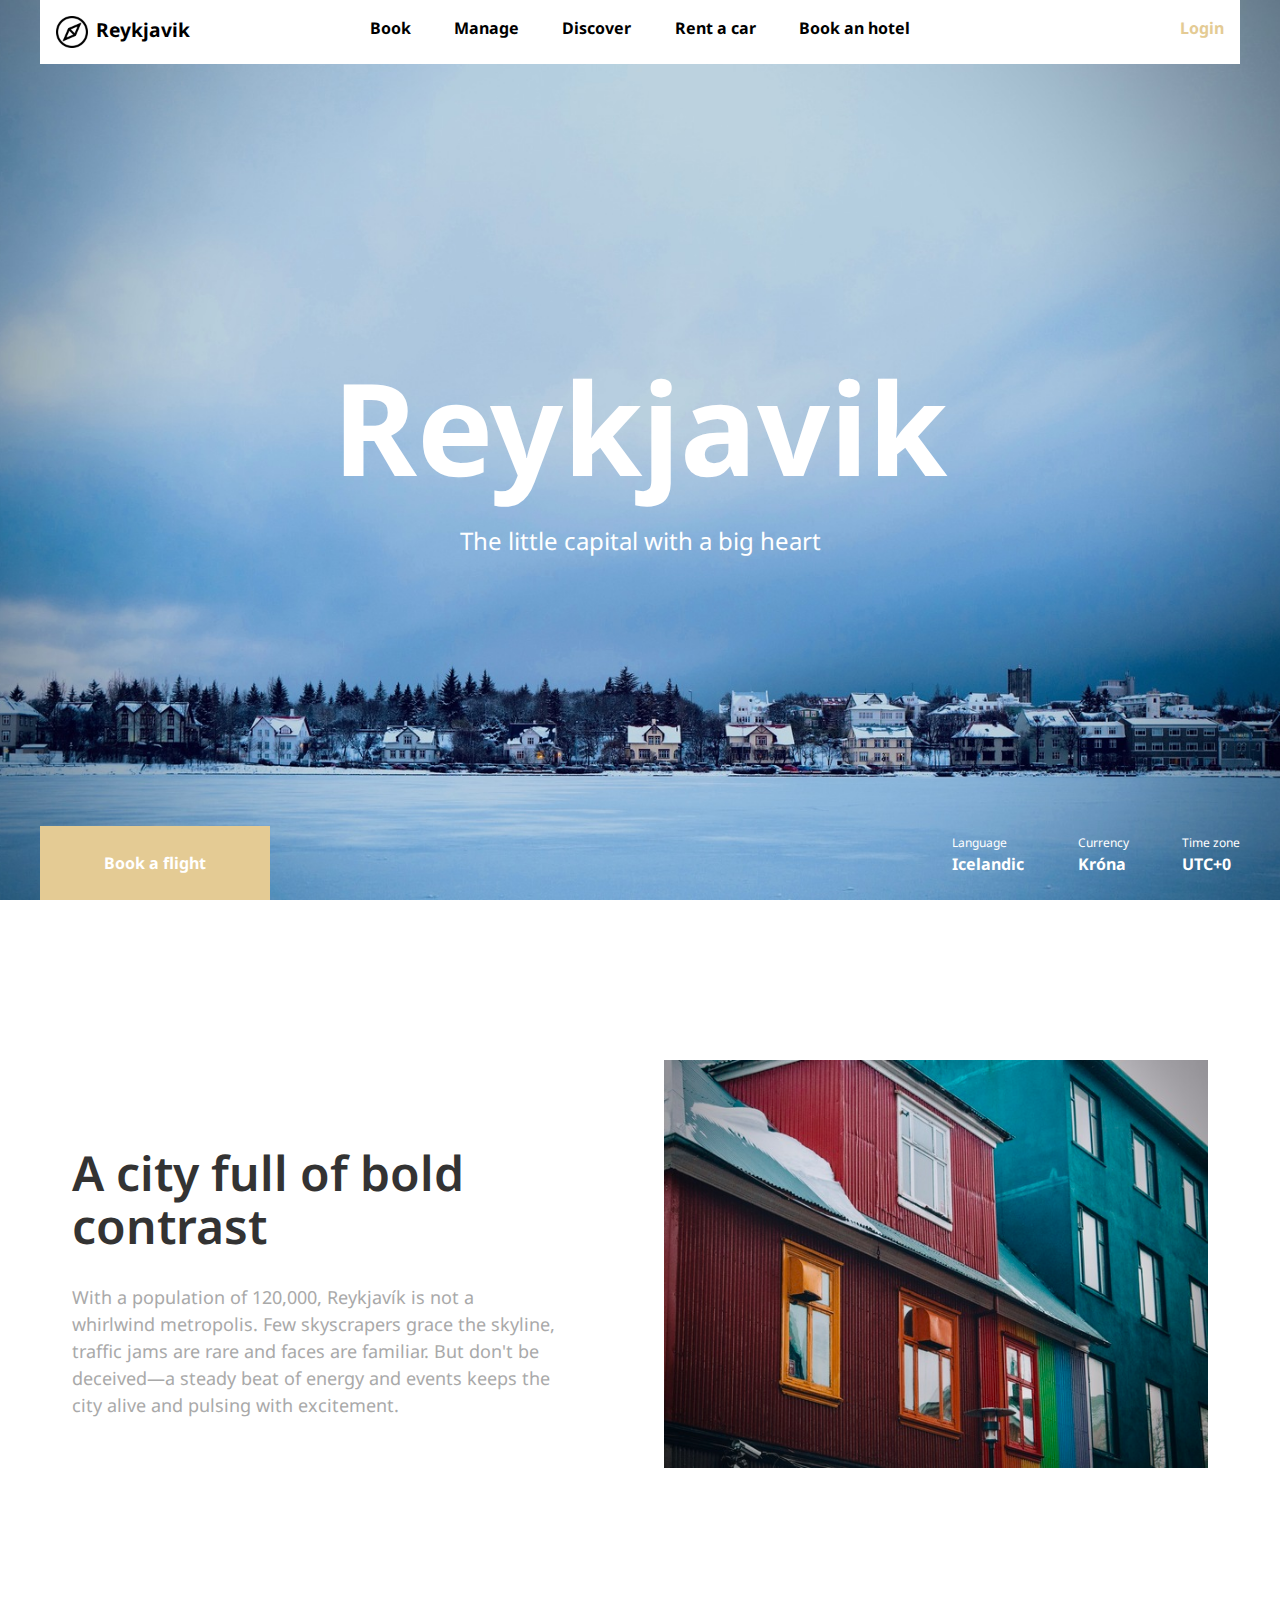
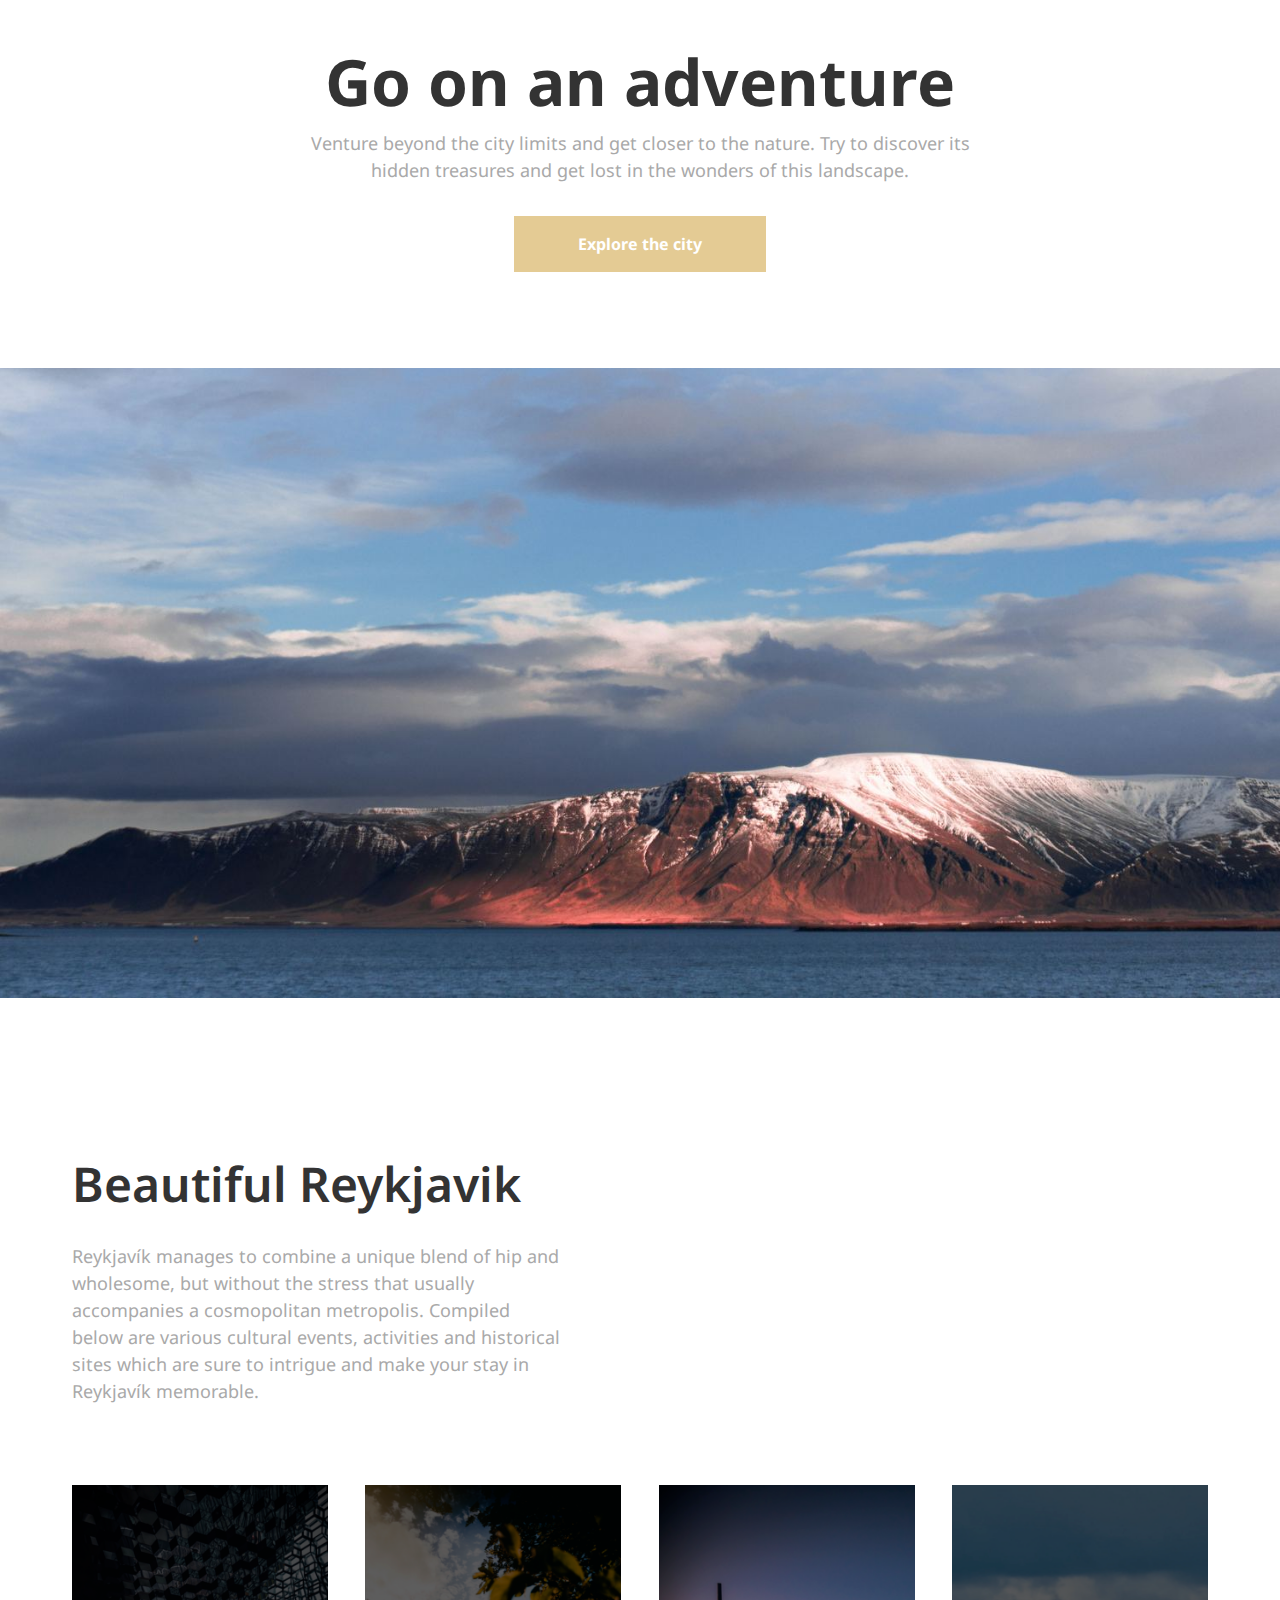
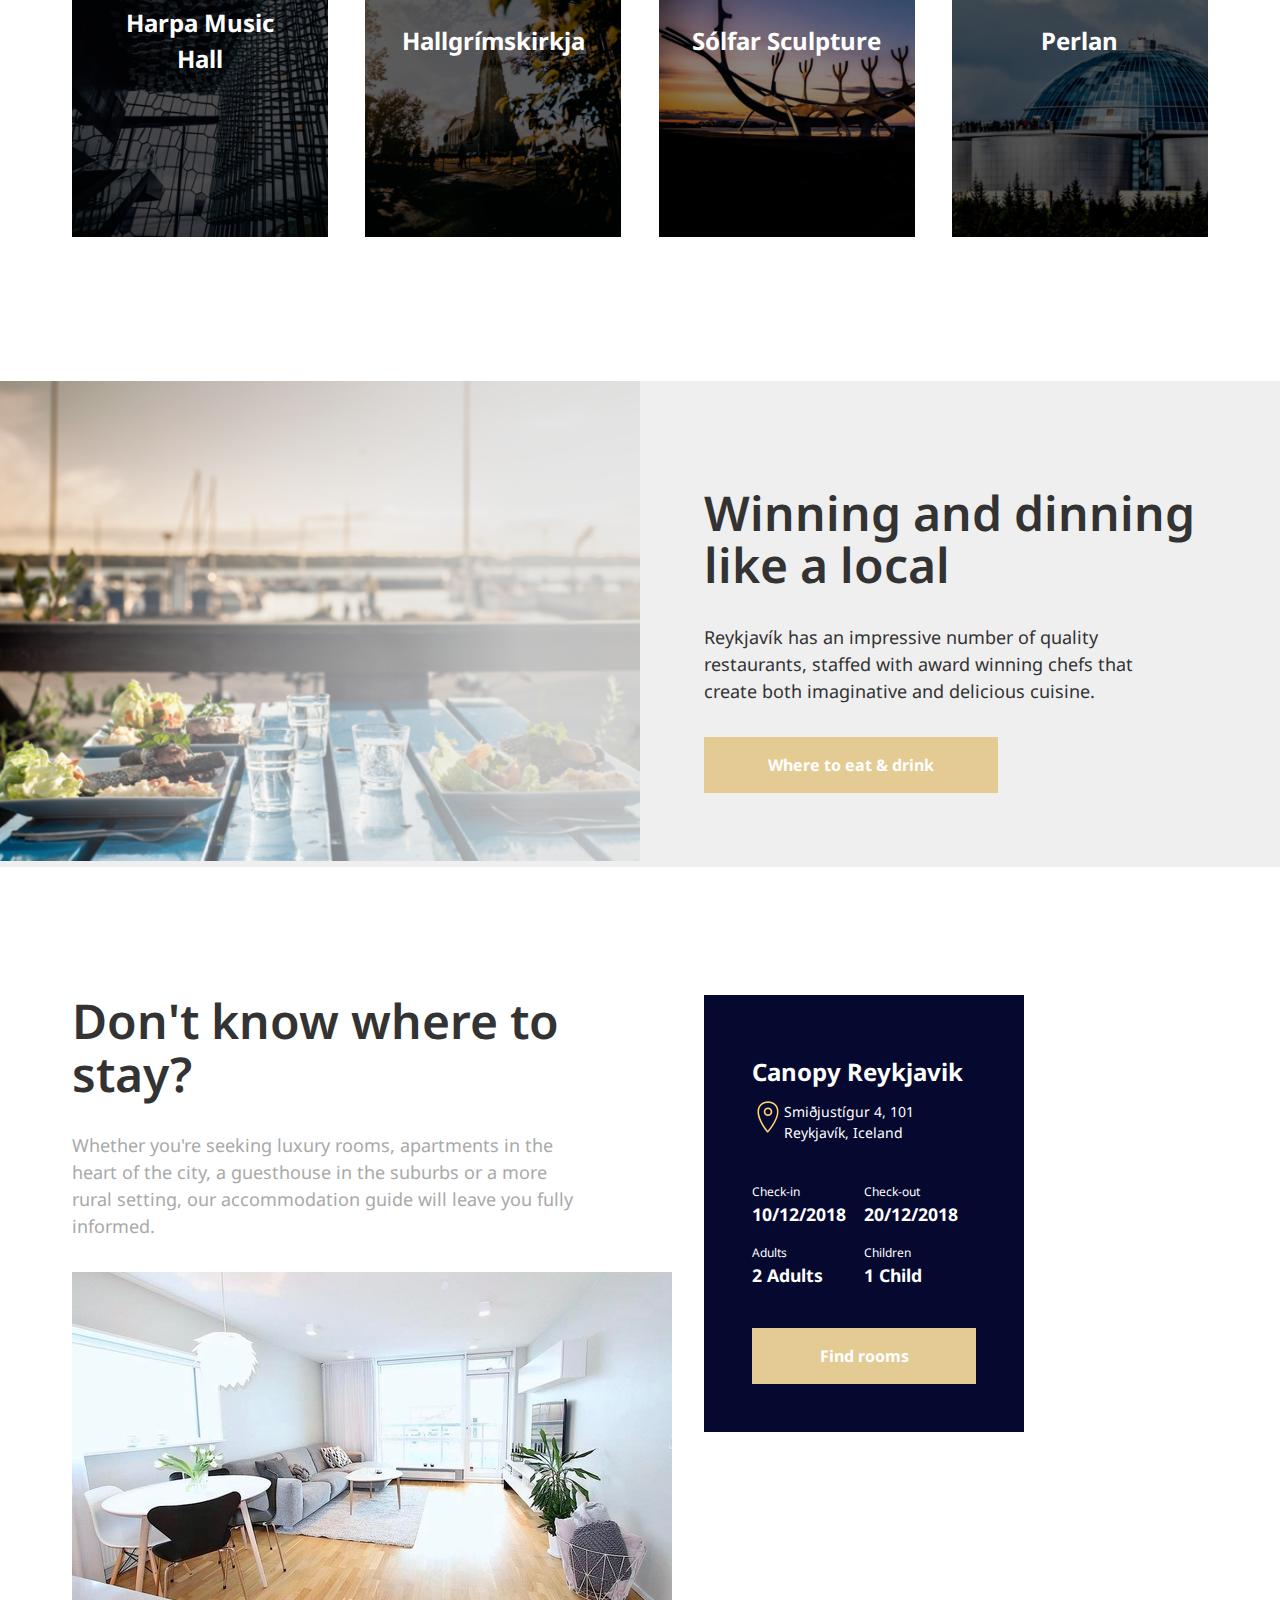
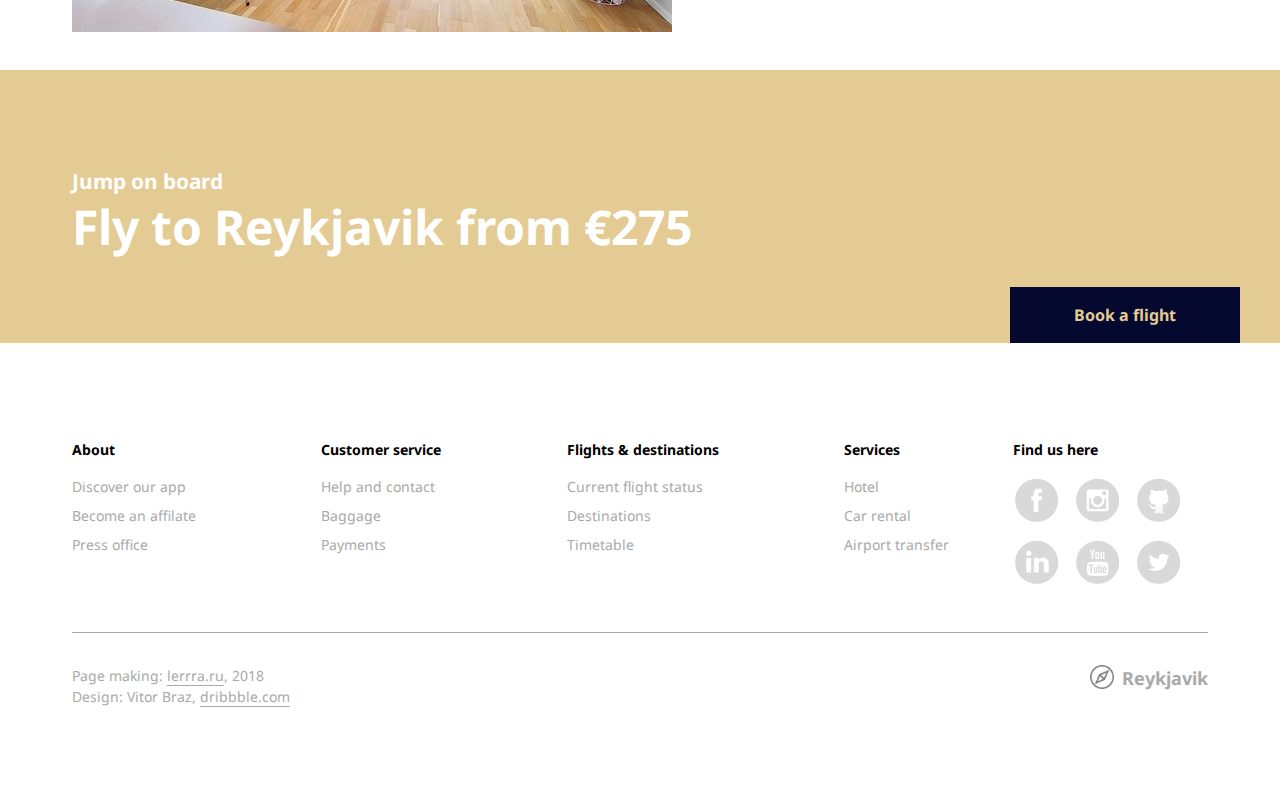
<file: reykjavik/index.html>
<!DOCTYPE html>
<html>
<head>
    <meta charset="UTF-8">
    <meta name="viewport" content="width=device-width, initial-scale=1">

    <link rel="stylesheet" href="css/reset.css" type="text/css" media="all">
    <link rel="stylesheet" href="css/style.css" type="text/css" media="all">
    <link rel="stylesheet" href="css/hamburgers.css" type="text/css" media="all">
    <link href="https://fonts.googleapis.com/css?family=Noto+Sans:400,700" rel="stylesheet">

    <link rel="shortcut icon" href="img/favicon.ico" type="image/x-icon">

    <title>Reykjavik</title>
    <meta name="description" content="Reykjavik"/>
    <meta name="keywords" content="Reykjavik, Iceland, booking"/>
    <link rel="image_src" href="img/cover.jpg"/>
    <meta property="og:image" content="img/cover.png"/>
    <meta property="og:title" content="Reykjavik"/>
    <meta property="og:description" content="The little capital with a big heart"/>
</head>

<body>
<header class="header">
    <a name="anchor"></a>

    <div class="menu">

        <div class="menu__inner">
            <button class="hamburger hamburger--spring" type="button">
              <span class="hamburger-box">
                <span class="hamburger-inner"></span>
              </span>
            </button>
        </div>

        <div class="menu__logo">
            <img class="menu__logo-img" src="img/logo.png" alt="logo">
            <h1 class="menu__logo-text">Reykjavik</h1>
        </div>

        <div class="menu__items">
            <a class="menu__items-item" href="">Book</a>
            <a class="menu__items-item" href="">Manage</a>
            <a class="menu__items-item" href="">Discover</a>
            <a class="menu__items-item" href="">Rent a car</a>
            <a class="menu__items-item" href="">Book an hotel</a>
        </div>

        <div class="menu__button">
            <a class="menu__button-login" href="">Login</a>
        </div>
    </div>

    <div class="title">
        <div class="title__main">Reykjavik</div>
        <div class="title__description">The little capital with a big heart</div>
    </div>

    <div class="info">
        <button class="info__button">Book a flight</button>

        <div class="info__details">
            <div class="info__details-item">
                <p class="info__details-subtitle">Language</p>
                <p class="info__details-text">Icelandic</p>
            </div>

            <div class="info__details-item">
                <p class="info__details-subtitle">Currency</p>
                <p class="info__details-text">Króna</p>
            </div>

            <div class="info__details-item">
                <p class="info__details-subtitle">Time zone</p>
                <p class="info__details-text">UTC+0</p>
            </div>
        </div>
    </div>
</header>
<main>
    <section class="section">

        <article class="article">
            <div class="column">
                <div class="column__text">
                    <h3 class="column__text-title">A city full of bold contrast</h3>
                    <p class="column__text-paragraph">
                        With a population of 120,000, Reykjavík is not a whirlwind metropolis.
                        Few skyscrapers grace the skyline, traffic jams are rare and faces are familiar.
                        But don't be deceived—a steady beat of energy and events keeps the city alive and pulsing with excitement.
                    </p>
                </div>
                <div class="column__image">
                    <img class="column__image-img" src="img/img1.jpg" alt="photo"/>
                </div>
            </div>
        </article>

        <article class="article">
            <div class="headline">
                <h2 class="headline__title">Go on an adventure</h2>
                <p class="headline__paragraph">Venture beyond the city limits and get closer to the nature.
                Try to discover its hidden treasures and get lost in the wonders of this landscape.</p>
                <button class="headline__button">Explore the city</button>
            </div>
        </article>

        <article class="full">
            <div class ="full__image"></div>
        </article>
    </section>

    <section class="section">

        <article class="article">
            <div class="column">
                <div class="column__text">
                    <h3 class="column__text-title">Beautiful Reykjavik</h3>
                    <p class="column__text-paragraph">Reykjavík manages to combine a unique blend of hip and wholesome,
                        but without the stress that usually accompanies a cosmopolitan metropolis.
                        Compiled below are various cultural events,
                        activities and historical sites which are sure to intrigue and make your stay in Reykjavík memorable.</p>
                </div>
            </div>
        </article>

        <article class="full">
            <div class="gallery">
                <div class="gallery__card card1">
                    <h4 class="gallery__card-title">Harpa Music Hall</h4>
                    <button class="gallery__card-button">Explore</button>
                </div>
                <div class="gallery__card card2">
                    <h4 class="gallery__card-title">Hallgrímskirkja</h4>
                    <button class="gallery__card-button">Explore</button>
                </div>
                <div class="gallery__card card3">
                    <h4 class="gallery__card-title">Sólfar Sculpture</h4>
                    <button class="gallery__card-button">Explore</button>
                </div>
                <div class="gallery__card card4">
                    <h4 class="gallery__card-title">Perlan</h4>
                    <button class="gallery__card-button">Explore</button>
                </div>
            </div>
        </article>
    </section>

    <section>
        <article class="full new-block">
            <div class="column__full">
                <div class="column__full-image">
                    <img class="column__full-image-img" src="img/img3.png" alt="photo"/>
                </div>
                <div class="column__full-text">
                    <h3 class="column__text-title">Winning and dinning like a local</h3>
                    <p class="column__text-paragraph black">Reykjavík has an impressive number of quality restaurants,
                        staffed with award winning chefs that create both imaginative and delicious cuisine.</p>
                    <button class="column__text-button">Where to eat & drink</button>
                </div>
            </div>
        </article>

        <article class="article">
            <div class="booking">
                <div class="booking__text">
                    <h3 class="booking__text-title">Don't know where to stay?</h3>
                    <p class="booking__text-paragraph">Whether you're seeking luxury rooms, apartments in the heart of the city,
                        a guesthouse in the suburbs or a more rural setting, our accommodation guide will leave you fully informed.</p>
                </div>

                <div class="booking__image">
                    <img class="booking__image-img" src="img/img4.jpg" alt="photo"/>
                </div>

                <div class="booking__card">

                    <h3 class="booking__card-title">Canopy Reykjavik</h3>

                    <div class="booking__card-address">
                        <img class="booking__card-address-icon" src="img/placeicon.png" alt="icon"/>
                        <p class="booking__card-address-text">Smiðjustígur 4, 101<br/> Reykjavík, Iceland</p>
                    </div>

                    <div class="booking__card-params">
                        <div class="booking__card-params-item">
                            <p class="booking__card-params-item-subtitle">Check-in</p>
                            <p class="booking__card-params-item-text">10/12/2018</p>
                        </div>

                        <div class="booking__card-params-item">
                            <p class="booking__card-params-item-subtitle">Check-out</p>
                            <p class="booking__card-params-item-text">20/12/2018</p>
                        </div>

                        <div class="booking__card-params-item">
                            <p class="booking__card-params-item-subtitle">Adults</p>
                            <p class="booking__card-params-item-text">2 Adults</p>
                        </div>

                        <div class="booking__card-params-item">
                            <p class="booking__card-params-item-subtitle">Children</p>
                            <p class="booking__card-params-item-text">1 Child</p>
                        </div>
                    </div>

                    <button class="booking__card-button">Find rooms</button>
                </div>

            </div>
        </article>

        <article class="full gold">
            <div class="offer">
                <div class="offer__text">
                    <p class="offer__text-subtitle">Jump on board</p>
                    <h2 class="offer__text-title">Fly to Reykjavik from <sub>€</sub>275</h2>
                </div>
                <div class="offer__button">
                    <button class="offer__button-btn">Book a flight</button>
                </div>
            </div>
        </article>
    </section>
</main>
<footer class="footer">
    <div class="links">
        <div class="links__menu">

            <div class="links__menu-group">
                <h4 class="links__menu-group-title">About</h4>
                <a class="links__menu-group-item" href="">Discover our app</a>
                <a class="links__menu-group-item" href="">Become an affilate</a>
                <a class="links__menu-group-item" href="">Press office</a>
            </div>

            <div class="links__menu-group">
                <h4 class="links__menu-group-title">Customer service</h4>
                <a class="links__menu-group-item" href=""><p>Help and contact</p></a>
                <a class="links__menu-group-item" href=""><p>Baggage</p></a>
                <a class="links__menu-group-item" href=""><p>Payments</p></a>
            </div>

            <div class="links__menu-group">
                <h4 class="links__menu-group-title">Flights & destinations</h4>
                <a class="links__menu-group-item" href="">Current flight status</a>
                <a class="links__menu-group-item" href="">Destinations</a>
                <a class="links__menu-group-item" href="">Timetable</a>
            </div>

            <div class="links__menu-group">
                <h4 class="links__menu-group-title">Services</h4>
                <a class="links__menu-group-item" href="">Hotel</a>
                <a class="links__menu-group-item" href="">Car rental</a>
                <a class="links__menu-group-item" href="">Airport transfer</a>
            </div>
        </div>

        <div class="links__social">
            <h4 class="links__menu-group-title">Find us here</h4>

            <div class="link__social-icons-group">
                <a href="" ><img class="links__social-icons-img" src="img/social-fb.png" alt="icon"/></a>
                <a href="" ><img class="links__social-icons-img" src="img/social-inst.png" alt="icon"/></a>
                <a href="" ><img class="links__social-icons-img" src="img/social-git.png" alt="icon"/></a>
            </div>
            <div class="link__social-icons-group">
                <a href="" ><img class="links__social-icons-img" src="img/social-in.png" alt="icon"/></a>
                <a href="" ><img class="links__social-icons-img" src="img/social-youtube.png" alt="icon"/></a>
                <a href="" ><img class="links__social-icons-img" src="img/social-twi.png" alt="icon"/></a>
            </div>
        </div>
    </div>
    <div class="copyright">
        <div class="copyright__copy">
            <p>Page making: <a class="copyright__copy-lerrra" target="_blank" href="https://lerrra.ru/">lerrra.ru</a>, 2018 </p>
            <p>Design: Vitor Braz, <a class="copyright__copy-design" target="_blank"
                                      href="https://dribbble.com/shots/5456421-Voyage-Reykjavik/attachments/1181331">dribbble.com</a></p>
        </div>

        <a href="#anchor">
        <div class="copyright__logo">
            <img class="copyright__logo-img" src="img/grey_logo-icon.png" alt="logo">
            <h1 class="copyright__logo-text">Reykjavik</h1>
        </div>
        </a>
    </div>

</footer>
<script>
    var hamburger = document.querySelector(".hamburger");
    var menu__items = document.querySelector(".menu__items");
    hamburger.addEventListener("click", function() {
        hamburger.classList.toggle("is-active");
        menu__items.classList.toggle("mobile")
    });
</script>
</body>
</html>
</file>
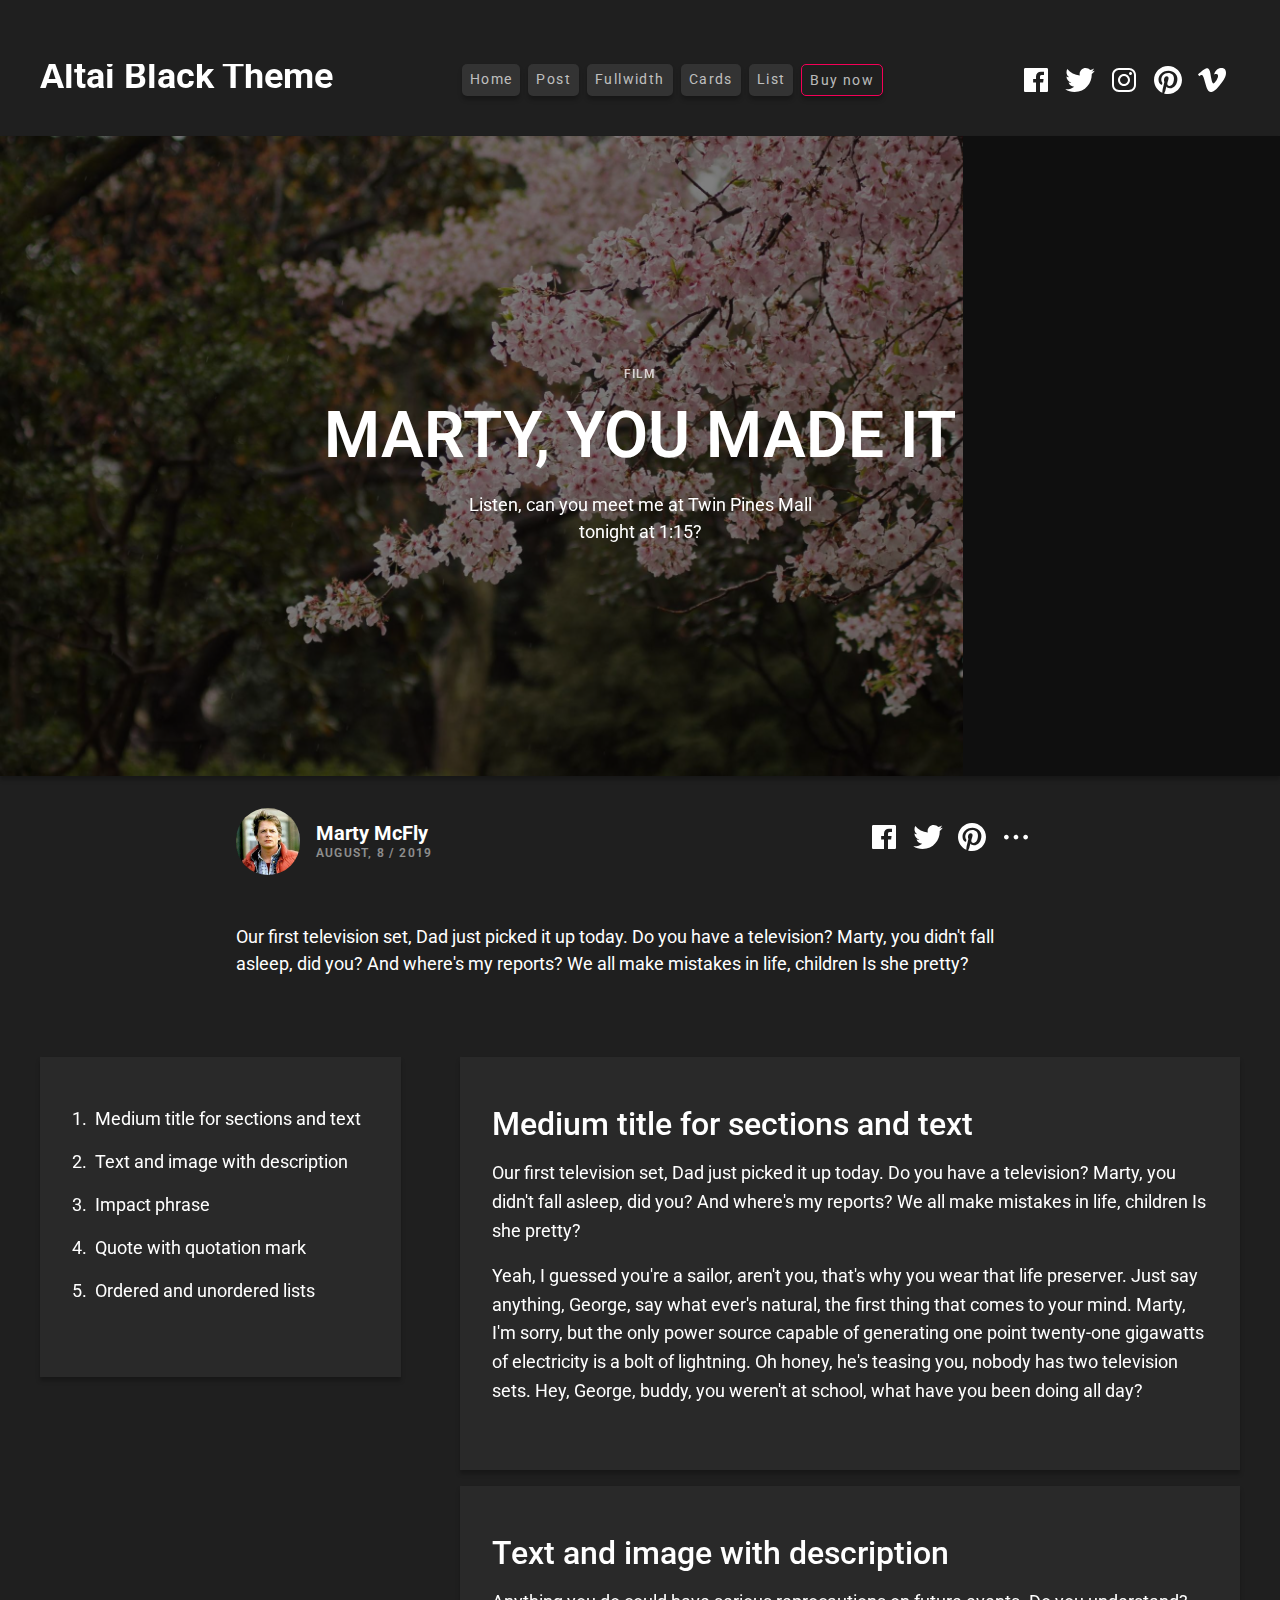
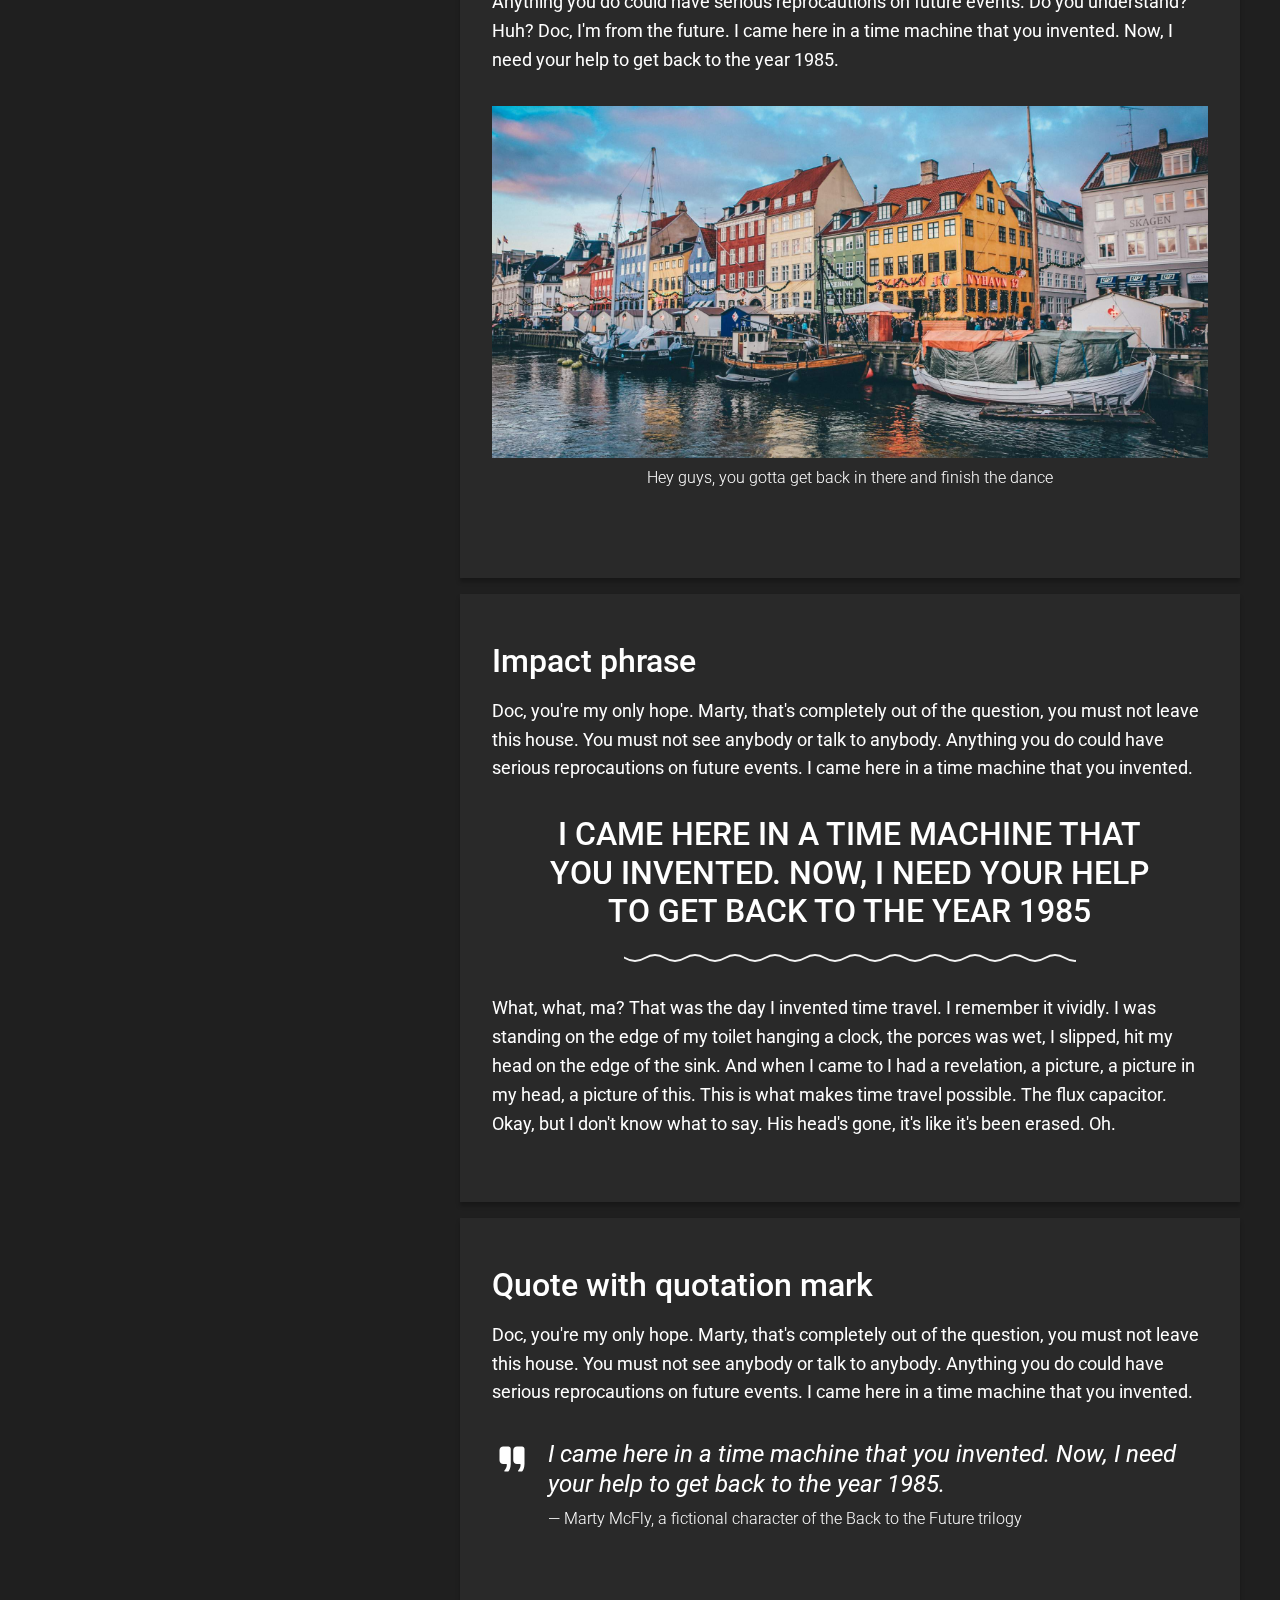
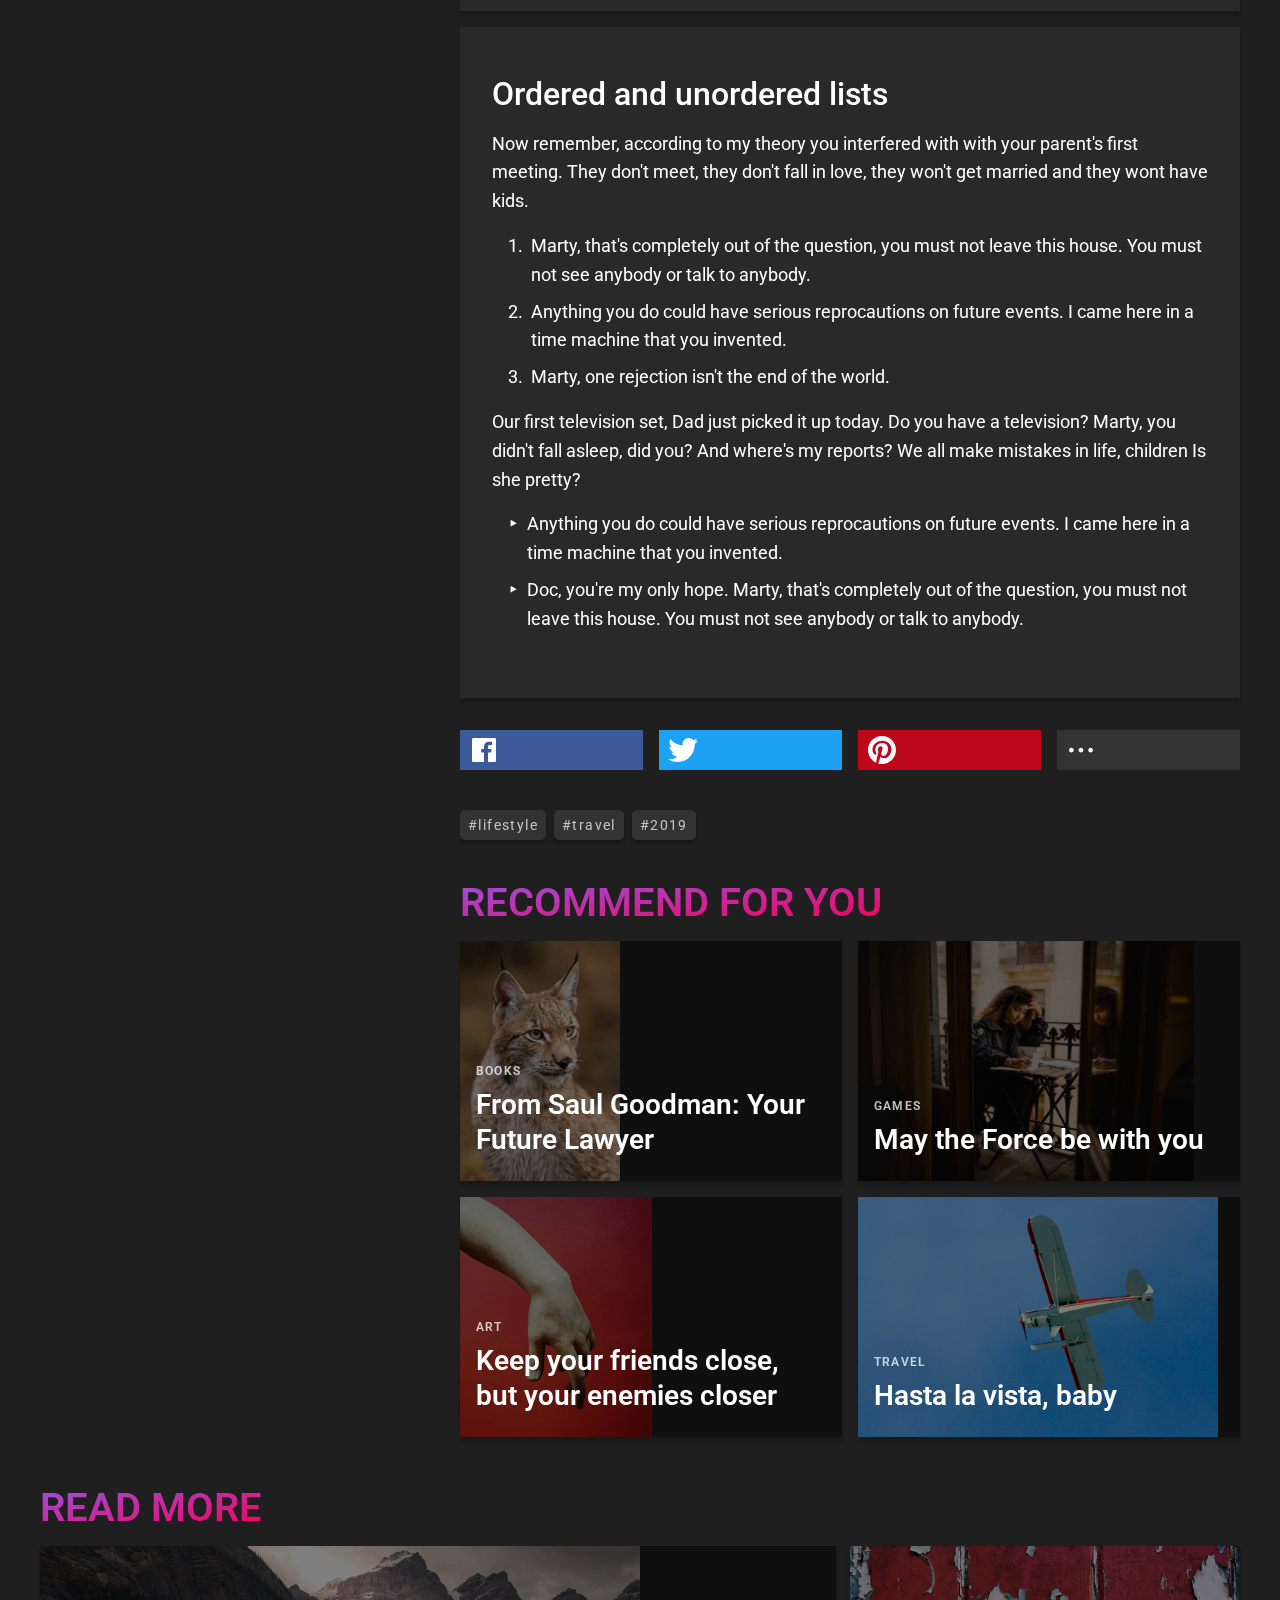
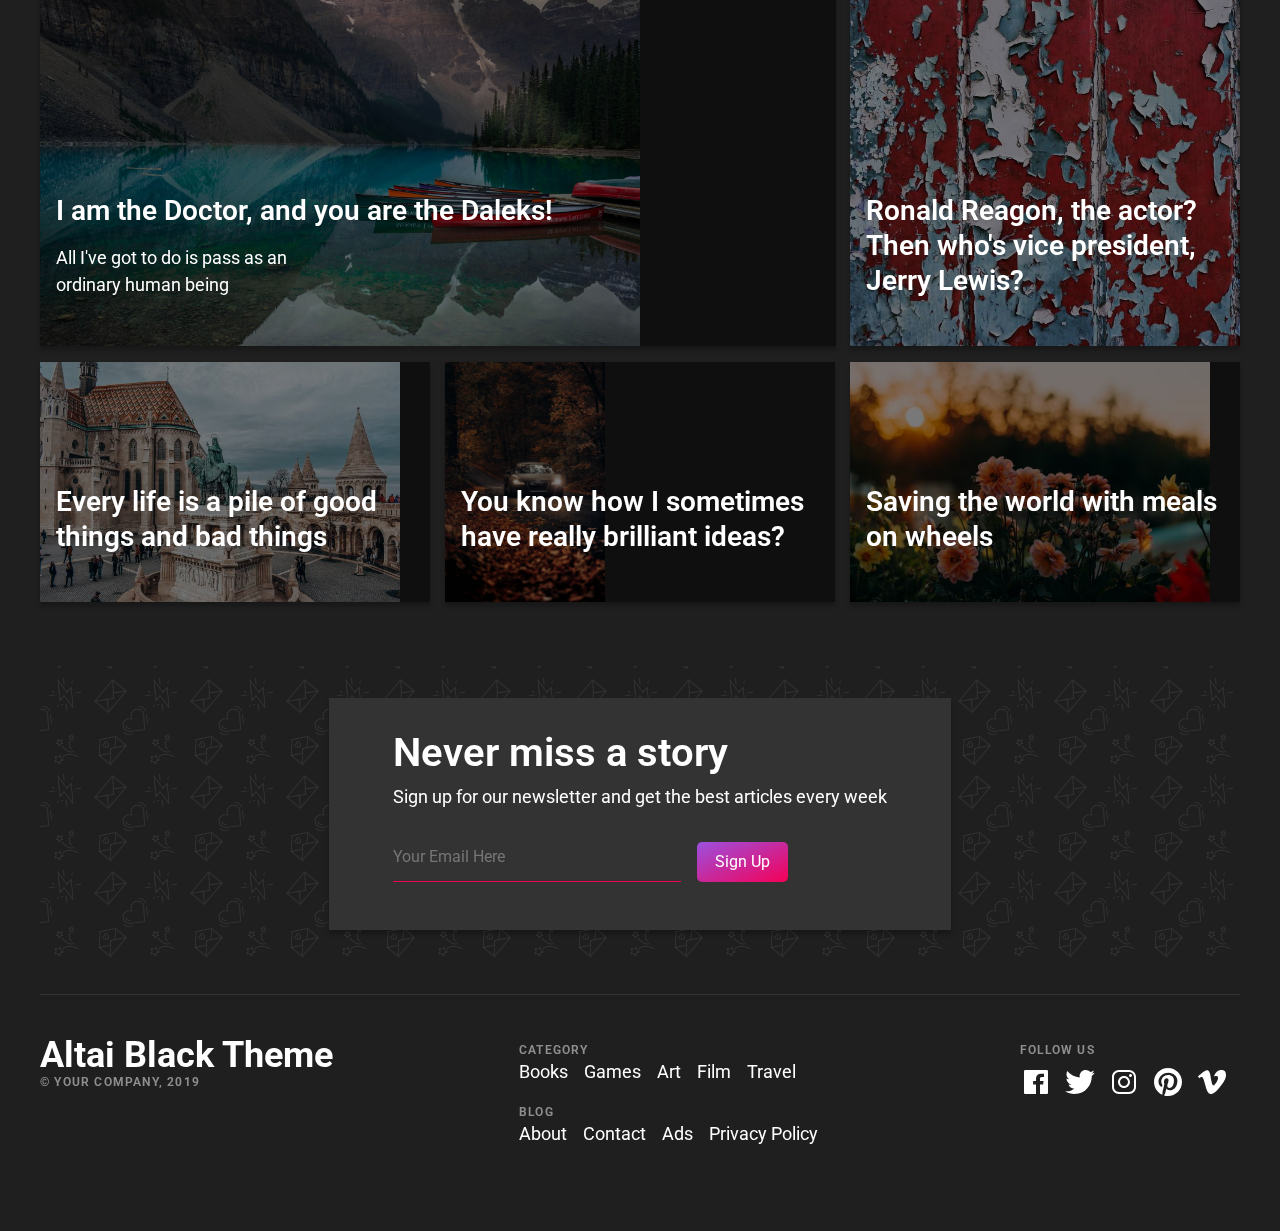
<file: altai/inner/cards.html>
<!DOCTYPE html>
<html>

<head>
    <meta charset="utf-8">
    <meta name="viewport" content="width=device-width, initial-scale=1, minimum-scale=1, minimal-ui">

    <link rel="stylesheet" href="../assets/styles.min.css" type="text/css" media="all">
    <link href="https://fonts.googleapis.com/css?family=Roboto:100,100i,300,300i,400,400i,500,500i,700,700i&amp;subset=cyrillic" rel="stylesheet">
    <link rel="shortcut icon" href="../assets/images/favicon.ico" type="image/x-icon">

    <title>Altai Blog Theme</title>

</head>
<body>
<header class="header">
    <div class="header__inner">
        <div class="header__logo">
            <a class="header__logo-link" href="#">
                <p class="header__logo-title animation__flow">Altai Black Theme</p>
            </a>
        </div>

        <div class="header__menu">
            <ul class="menu">
                <li class="menu__item">
                    <a class="menu__item-link" href="../index.html">Home</a>
                </li>
                <li class="menu__item">
                    <a class="menu__item-link" href="post.html">Post</a>
                </li>
                <li class="menu__item">
                    <a class="menu__item-link" href="fullwidth.html">Fullwidth</a>
                </li>
                <li class="menu__item">
                    <a class="menu__item-link" href="cards.html">Cards</a>
                </li>
                <li class="menu__item">
                    <a class="menu__item-link" href="list.html">List</a>
                </li>
                <li class="menu__item">
                    <a class="menu__item-link" href="#">Buy now</a>
                </li>
            </ul>
        </div>

        <div class="header__follow">
            <ul class="social">
                <li class="social__item">
                    <a class="social__item-link" target="_blank" href="https://www.facebook.com/">
                        <svg class="social__item-icon" fill="#ffffff" version="1.1" viewBox="0 0 512 512">
                            <path d="M426.8 64H85.2C73.5 64 64 73.5 64 85.2v341.6c0 11.7 9.5 21.2 21.2 21.2H256V296h-45.9v-56H256v-41.4c0-49.6 34.4-76.6 78.7-76.6 21.2 0 44 1.6 49.3 2.3v51.8h-35.3c-24.1 0-28.7 11.4-28.7 28.2V240h57.4l-7.5 56H320v152h106.8c11.7 0 21.2-9.5 21.2-21.2V85.2c0-11.7-9.5-21.2-21.2-21.2z"/>
                        </svg>
                    </a>
                </li>
                <li class="social__item">
                    <a class="social__item-link" target="_blank" href="https://twitter.com/">
                        <svg class="social__item-icon" fill="#ffffff" version="1.1" viewBox="0 0 512 512">
                            <path d="M492 109.5c-17.4 7.7-36 12.9-55.6 15.3 20-12 35.4-31 42.6-53.6-18.7 11.1-39.4 19.2-61.5 23.5C399.8 75.8 374.6 64 346.8 64c-53.5 0-96.8 43.4-96.8 96.9 0 7.6.8 15 2.5 22.1-80.5-4-151.9-42.6-199.6-101.3-8.3 14.3-13.1 31-13.1 48.7 0 33.6 17.2 63.3 43.2 80.7-16-.4-31-4.8-44-12.1v1.2c0 47 33.4 86.1 77.7 95-8.1 2.2-16.7 3.4-25.5 3.4-6.2 0-12.3-.6-18.2-1.8 12.3 38.5 48.1 66.5 90.5 67.3-33.1 26-74.9 41.5-120.3 41.5-7.8 0-15.5-.5-23.1-1.4C62.8 432 113.7 448 168.3 448 346.6 448 444 300.3 444 172.2c0-4.2-.1-8.4-.3-12.5C462.6 146 479 129 492 109.5z" />
                        </svg>
                    </a>
                </li>
                <li class="social__item">
                    <a class="social__item-link" target="_blank" href="http://instagram.com/">
                        <svg class="social__item-icon" fill="#ffffff" version="1.1" viewBox="0 0 512 512">
                            <path d="M336 96c21.2 0 41.3 8.4 56.5 23.5S416 154.8 416 176v160c0 21.2-8.4 41.3-23.5 56.5S357.2 416 336 416H176c-21.2 0-41.3-8.4-56.5-23.5S96 357.2 96 336V176c0-21.2 8.4-41.3 23.5-56.5S154.8 96 176 96h160m0-32H176c-61.6 0-112 50.4-112 112v160c0 61.6 50.4 112 112 112h160c61.6 0 112-50.4 112-112V176c0-61.6-50.4-112-112-112z"/>
                            <path d="M360 176c-13.3 0-24-10.7-24-24s10.7-24 24-24c13.2 0 24 10.7 24 24s-10.8 24-24 24zM256 192c35.3 0 64 28.7 64 64s-28.7 64-64 64-64-28.7-64-64 28.7-64 64-64m0-32c-53 0-96 43-96 96s43 96 96 96 96-43 96-96-43-96-96-96z"/>
                        </svg>
                    </a>
                </li>
                <li class="social__item">
                    <a class="social__item-link" target="_blank" href="https://www.pinterest.com/">
                        <svg class="social__item-icon" fill="#ffffff" version="1.1" viewBox="0 0 512 512">
                            <path d="M256 32C132.3 32 32 132.3 32 256c0 91.7 55.2 170.5 134.1 205.2-.6-15.6-.1-34.4 3.9-51.4 4.3-18.2 28.8-122.1 28.8-122.1s-7.2-14.3-7.2-35.4c0-33.2 19.2-58 43.2-58 20.4 0 30.2 15.3 30.2 33.6 0 20.5-13.1 51.1-19.8 79.5-5.6 23.8 11.9 43.1 35.4 43.1 42.4 0 71-54.5 71-119.1 0-49.1-33.1-85.8-93.2-85.8-67.9 0-110.3 50.7-110.3 107.3 0 19.5 5.8 33.3 14.8 43.9 4.1 4.9 4.7 6.9 3.2 12.5-1.1 4.1-3.5 14-4.6 18-1.5 5.7-6.1 7.7-11.2 5.6-31.3-12.8-45.9-47-45.9-85.6 0-63.6 53.7-139.9 160.1-139.9 85.5 0 141.8 61.9 141.8 128.3 0 87.9-48.9 153.5-120.9 153.5-24.2 0-46.9-13.1-54.7-27.9 0 0-13 51.6-15.8 61.6-4.7 17.3-14 34.5-22.5 48 20.1 5.9 41.4 9.2 63.5 9.2 123.7 0 224-100.3 224-224C480 132.3 379.7 32 256 32z"/>
                        </svg>
                    </a>
                </li>
                <li class="social__item">
                    <a class="social__item-link" target="_blank" href="https://vimeo.com/">
                        <svg class="social__item-icon" fill="#ffffff" version="1.1" viewBox="0 0 512 512">
                            <path d="M476.9 114c-5-23.4-17.5-38.8-40.6-46.3s-64.9-4.5-94.1 16.8c-29.9 21.8-47.6 59.7-53.8 83.8 14.7-6.3 24-7.7 39-6.9s24.5 12 24.9 25.3c.3 9.8-.2 18.7-3.6 27.7-10.8 28.7-27.7 56.5-47.6 80.8-2.9 3.6-6.4 6.9-10 9.9-10.2 8.3-18.8 6.1-25.4-5.2-5.4-9.3-9-18.9-12.2-29.1-12.4-39.7-16.8-80.9-23.8-121.6-3.3-19.5-7-39.8-18-56.9-11.6-17.8-28.6-24.6-50-22-14.7 1.8-36.9 17.5-47.8 26.4 0 0-56 46.9-81.8 71.4l21.2 27s17.9-12.5 27.5-18.3c5.7-3.4 12.4-4.1 17.2.2 4.5 3.9 9.6 9 12.3 14.1 5.7 10.7 11.2 21.9 14.7 33.4 13.2 44.3 25.5 88.7 37.8 133.3 6.3 22.8 13.9 44.2 28 63.6 19.3 26.6 39.6 32.7 70.9 21.5 25.4-9.1 46.6-26.2 66-43.9 33.1-30.2 59.1-65.4 85.5-101.2 20.4-27.7 37.3-55.7 51.4-87 13.9-31 19.4-63.5 12.3-96.8z"/>
                        </svg>
                    </a>
                </li>
            </ul>
        </div>
    </div>
</header>

    <div class="content">
        <div class="fullwidth-header">
            <figure class="fullwidth-header__poster">
                <img src="../assets/images/covers/_19_sakura.jpg" alt="">
            </figure>

            <div class="fullwidth-header__content">
                <a class="fullwidth-header__content-topic" href="list.html">Film</a>

                <h1 class="fullwidth-header__content-title">
                    <p>Marty, you made it</p>
                </h1>

                <div class="fullwidth-header__content-lead">
                    <p>Listen, can you meet me at Twin Pines Mall tonight at 1:15?</p>
                </div>
            </div>
        </div>

        <div class="fullwidth-content">

            <article class="post post--cards" id="post-3">

                <div class="full-column">
                    <div class="entry-info">
                        <div class="author-info">
                            <figure class="author-info__poster">
                                <img src="../assets/images/covers/_28_marty.jpeg" alt="">
                            </figure>

                            <div class="author-info__content">
                                <p class="author-info__content-title">
                                    <a class="author-info__content-link">Marty McFly</a>
                                </p>
                                <p class="author-info__content-date">August, 8 / 2019</p>
                            </div>
                        </div>

                        <div class="author-sharing">
                            <ul class="social">
                                <li class="social__item">
                                    <a class="social__item-link" target="_blank" href="https://www.facebook.com/">
                                        <svg class="social__item-icon" fill="#ffffff" version="1.1" viewBox="0 0 512 512">
                                            <path d="M426.8 64H85.2C73.5 64 64 73.5 64 85.2v341.6c0 11.7 9.5 21.2 21.2 21.2H256V296h-45.9v-56H256v-41.4c0-49.6 34.4-76.6 78.7-76.6 21.2 0 44 1.6 49.3 2.3v51.8h-35.3c-24.1 0-28.7 11.4-28.7 28.2V240h57.4l-7.5 56H320v152h106.8c11.7 0 21.2-9.5 21.2-21.2V85.2c0-11.7-9.5-21.2-21.2-21.2z"/>
                                        </svg>
                                    </a>
                                </li>
                                <li class="social__item">
                                    <a class="social__item-link" target="_blank" href="http://twitter.com/">
                                        <svg class="social__item-icon" fill="#ffffff" version="1.1" viewBox="0 0 512 512">
                                            <path d="M492 109.5c-17.4 7.7-36 12.9-55.6 15.3 20-12 35.4-31 42.6-53.6-18.7 11.1-39.4 19.2-61.5 23.5C399.8 75.8 374.6 64 346.8 64c-53.5 0-96.8 43.4-96.8 96.9 0 7.6.8 15 2.5 22.1-80.5-4-151.9-42.6-199.6-101.3-8.3 14.3-13.1 31-13.1 48.7 0 33.6 17.2 63.3 43.2 80.7-16-.4-31-4.8-44-12.1v1.2c0 47 33.4 86.1 77.7 95-8.1 2.2-16.7 3.4-25.5 3.4-6.2 0-12.3-.6-18.2-1.8 12.3 38.5 48.1 66.5 90.5 67.3-33.1 26-74.9 41.5-120.3 41.5-7.8 0-15.5-.5-23.1-1.4C62.8 432 113.7 448 168.3 448 346.6 448 444 300.3 444 172.2c0-4.2-.1-8.4-.3-12.5C462.6 146 479 129 492 109.5z" />
                                        </svg>
                                    </a>
                                </li>
                                <li class="social__item">
                                    <a class="social__item-link" target="_blank" href="https://www.pinterest.com/">
                                        <svg class="social__item-icon" fill="#ffffff" version="1.1" viewBox="0 0 512 512">
                                            <path d="M256 32C132.3 32 32 132.3 32 256c0 91.7 55.2 170.5 134.1 205.2-.6-15.6-.1-34.4 3.9-51.4 4.3-18.2 28.8-122.1 28.8-122.1s-7.2-14.3-7.2-35.4c0-33.2 19.2-58 43.2-58 20.4 0 30.2 15.3 30.2 33.6 0 20.5-13.1 51.1-19.8 79.5-5.6 23.8 11.9 43.1 35.4 43.1 42.4 0 71-54.5 71-119.1 0-49.1-33.1-85.8-93.2-85.8-67.9 0-110.3 50.7-110.3 107.3 0 19.5 5.8 33.3 14.8 43.9 4.1 4.9 4.7 6.9 3.2 12.5-1.1 4.1-3.5 14-4.6 18-1.5 5.7-6.1 7.7-11.2 5.6-31.3-12.8-45.9-47-45.9-85.6 0-63.6 53.7-139.9 160.1-139.9 85.5 0 141.8 61.9 141.8 128.3 0 87.9-48.9 153.5-120.9 153.5-24.2 0-46.9-13.1-54.7-27.9 0 0-13 51.6-15.8 61.6-4.7 17.3-14 34.5-22.5 48 20.1 5.9 41.4 9.2 63.5 9.2 123.7 0 224-100.3 224-224C480 132.3 379.7 32 256 32z"/>
                                        </svg>
                                    </a>
                                </li>
                                <li class="social__item">
                                    <a class="social__item-link" target="_blank" href="#">
                                        <svg class="social__item-icon" fill="#ffffff" version="1.1" viewBox="0 0 512 512">
                                            <path d="M255.8 218c-21 0-38 17-38 38s17 38 38 38 38-17 38-38-17-38-38-38zM102 218c-21 0-38 17-38 38s17 38 38 38 38-17 38-38-17-38-38-38zM410 218c-21 0-38 17-38 38s17 38 38 38 38-17 38-38-17-38-38-38z"/>
                                        </svg>
                                    </a>
                                </li>
                            </ul>
                        </div>
                    </div>

                    <div class="entry-lead">
                        <p class="standart__lead">
                            Our first television set, Dad just picked it up today.
                            Do you have a television? Marty, you didn't fall asleep, did you?
                            And where's my reports? We all make mistakes in life, children Is she pretty?
                        </p>
                    </div>
                </div>

                <div class="card-content">

                    <aside class="navigation">
                        <div class="fixed-menu">
                            <a class="fixed-menu__item" href="#one">
                                <p>1.</p>
                                <p>Medium title for sections and text</p>
                            </a>

                            <a class="fixed-menu__item" href="#two">
                                <p>2.</p>
                                <p>Text and image with description</p>
                            </a>

                            <a class="fixed-menu__item" href="#three">
                                <p>3.</p>
                                <p>Impact phrase</p>
                            </a>

                            <a class="fixed-menu__item" href="#four">
                                <p>4.</p>
                                <p>Quote with quotation mark</p>
                            </a>

                            <a class="fixed-menu__item" href="#five">
                                <p>5.</p>
                                <p>Ordered and unordered lists</p>
                            </a>
                        </div>
                    </aside>

                    <div class="main">

                        <div class="altai-card" id="card-1">
                            <a name="one"></a>
                            <h2 class="standart__title">Medium title for sections and text</h2>
                            <p class="standart__text"> Our first television set, Dad just picked it up today.
                                Do you have a television? Marty, you didn't fall asleep, did you?
                                And where's my reports? We all make mistakes in life, children Is she pretty?
                            </p>
                            <p class="standart__text">
                                Yeah, I guessed you're a sailor, aren't you, that's why you wear that life preserver.
                                Just say anything, George, say what ever's natural, the first thing that comes to your mind.
                                Marty, I'm sorry, but the only power source capable of generating one point twenty-one gigawatts of electricity is a bolt of lightning.
                                Oh honey, he's teasing you, nobody has two television sets. Hey, George, buddy, you weren't at school, what have you been doing all day?
                            </p>
                        </div>

                        <div class="altai-card" id="card-2">
                            <a name="two"></a>
                            <h2 class="standart__title">Text and image with description</h2>
                            <p class="standart__text"> Anything you do could have serious reprocautions on future events.
                                Do you understand? Huh? Doc, I'm from the future. I came here in a time machine that you invented.
                                Now, I need your help to get back to the year 1985.
                            </p>

                            <figure class="figure figure--image">
                                <div class="figure--image__poster">
                                    <img src="../assets/images/covers/_20_cobenhavn.jpg" alt="" />
                                </div>
                                <figcaption class="figure--image__caption standart__caption">Hey guys, you gotta get back in there and finish the dance</figcaption>
                            </figure>
                        </div>

                        <div class="altai-card" id="card-3">
                            <a name="three"></a>
                            <h2 class="standart__title">Impact phrase</h2>
                            <p class="standart__text">
                                Doc, you're my only hope. Marty, that's completely out of the question, you must not leave this house.
                                You must not see anybody or talk to anybody.
                                Anything you do could have serious reprocautions on future events.
                                I came here in a time machine that you invented.
                            </p>

                            <figure class="figure figure--blockquote">
                                <p class="standart__blockquote">I came here in a time machine that you invented. Now, I need your help to get back to the year 1985</p>
                                <div class="standart__shortwave"></div>
                            </figure>

                            <p class="standart__text">
                                What, what, ma? That was the day I invented time travel. I remember it vividly.
                                I was standing on the edge of my toilet hanging a clock, the porces was wet, I slipped, hit my head on the edge of the sink.
                                And when I came to I had a revelation, a picture, a picture in my head, a picture of this.
                                This is what makes time travel possible. The flux capacitor.
                                Okay, but I don't know what to say. His head's gone, it's like it's been erased. Oh.
                            </p>
                        </div>

                        <div class="altai-card" id="card-4">
                            <a name="four"></a>
                            <h2 class="standart__title">Quote with quotation mark</h2>
                            <p class="standart__text">
                                Doc, you're my only hope.
                                Marty, that's completely out of the question, you must not leave this house.
                                You must not see anybody or talk to anybody.
                                Anything you do could have serious reprocautions on future events.
                                I came here in a time machine that you invented.
                            </p>

                            <figure class="figure figure--quote">
                                <div class="figure__image">
                                    <svg viewBox="0 0 512 512" fill="#ffffff">
                                        <path d="M209 96h-65c-26.4 0-48 21.6-48 48v128c0 26.4 21.6 48 48 48h38.7c4.6 0 8.3 3.9 8 8.6-2.3 35.5-18.8 60.2-31.3 74.1-4.7 5.2-1 13.4 5.9 13.4h39.9c2.5 0 4.8-1.1 6.3-3.1 7.4-9.6 28.5-41.6 28.5-93.9v-192c0-17.8-13.3-31.1-31-31.1zM385 96h-65c-26.4 0-48 21.6-48 48v128c0 26.4 21.6 48 48 48h38.7c4.6 0 8.3 3.9 8 8.6-2.3 35.5-18.8 60.2-31.3 74.1-4.7 5.2-1 13.4 5.9 13.4h39.9c2.5 0 4.8-1.1 6.3-3.1 7.4-9.6 28.5-41.6 28.5-93.9v-192c0-17.8-13.3-31.1-31-31.1z"/>
                                    </svg>
                                </div>
                                <div class="figure__text">
                                    <p class="standart__quote">I came here in a time machine that you invented. Now, I need your help to get back to the year 1985.</p>
                                    <em class="standart__caption">— Marty McFly, a fictional character of the Back to the Future trilogy</em>
                                </div>
                            </figure>
                        </div>

                        <div class="altai-card" id="card-5">
                            <a name="five"></a>
                            <h2 class="standart__title">Ordered and unordered lists</h2>
                            <p class="standart__text">
                                Now remember, according to my theory you interfered with with your parent's first meeting.
                                They don't meet, they don't fall in love, they won't get married and they wont have kids.
                            </p>

                            <ol class="standart__ordered">
                                <li class="standart__ordered-item">
                                    <p class="standart__ordered-item-number">1.</p>
                                    <p class="standart__ordered-item-text">Marty, that's completely out of the question, you must not leave this house.
                                        You must not see anybody or talk to anybody.</p>
                                </li>
                                <li class="standart__ordered-item">
                                    <p class="standart__ordered-item-number">2.</p>
                                    <p class="standart__ordered-item-text">Anything you do could have serious reprocautions on future events.
                                        I came here in a time machine that you invented.</p>
                                </li>
                                <li class="standart__ordered-item">
                                    <p class="standart__ordered-item-number">3.</p>
                                    <p class="standart__ordered-item-text">Marty, one rejection isn't the end of the world.</p>
                                </li>
                            </ol>

                            <p class="standart__text">
                                Our first television set, Dad just picked it up today.
                                Do you have a television? Marty, you didn't fall asleep, did you?
                                And where's my reports? We all make mistakes in life, children Is she pretty?
                            </p>

                            <ul class="standart__unordered">
                                <li class="standart__unordered-item">
                                    <p class="standart__unordered-item-point">‣</p>
                                    <p class="standart__unordered-item-text">Anything you do could have serious reprocautions on future events.
                                        I came here in a time machine that you invented.</p>
                                </li>
                                <li class="standart__unordered-item">
                                    <p class="standart__unordered-item-point">‣</p>
                                    <p class="standart__unordered-item-text">Doc, you're my only hope. Marty, that's completely out of the question, you must not leave this house.
                                        You must not see anybody or talk to anybody.</p>
                                </li>
                            </ul>
                        </div>

                        <div class="entry-footer">
                            <div class="entry-footer__sharing share">
                                <a class="share__link share__link--fb" href="https://www.facebook.com/">
                                    <svg class="share__link-icon" fill="#ffffff" version="1.1" viewBox="0 0 512 512">
                                        <path d="M426.8 64H85.2C73.5 64 64 73.5 64 85.2v341.6c0 11.7 9.5 21.2 21.2 21.2H256V296h-45.9v-56H256v-41.4c0-49.6 34.4-76.6 78.7-76.6 21.2 0 44 1.6 49.3 2.3v51.8h-35.3c-24.1 0-28.7 11.4-28.7 28.2V240h57.4l-7.5 56H320v152h106.8c11.7 0 21.2-9.5 21.2-21.2V85.2c0-11.7-9.5-21.2-21.2-21.2z"/>
                                    </svg>
                                </a>

                                <a class="share__link share__link--tw" href="http://twitter.com/">
                                    <svg class="share__link-icon" fill="#ffffff" version="1.1" viewBox="0 0 512 512">
                                        <path d="M492 109.5c-17.4 7.7-36 12.9-55.6 15.3 20-12 35.4-31 42.6-53.6-18.7 11.1-39.4 19.2-61.5 23.5C399.8 75.8 374.6 64 346.8 64c-53.5 0-96.8 43.4-96.8 96.9 0 7.6.8 15 2.5 22.1-80.5-4-151.9-42.6-199.6-101.3-8.3 14.3-13.1 31-13.1 48.7 0 33.6 17.2 63.3 43.2 80.7-16-.4-31-4.8-44-12.1v1.2c0 47 33.4 86.1 77.7 95-8.1 2.2-16.7 3.4-25.5 3.4-6.2 0-12.3-.6-18.2-1.8 12.3 38.5 48.1 66.5 90.5 67.3-33.1 26-74.9 41.5-120.3 41.5-7.8 0-15.5-.5-23.1-1.4C62.8 432 113.7 448 168.3 448 346.6 448 444 300.3 444 172.2c0-4.2-.1-8.4-.3-12.5C462.6 146 479 129 492 109.5z" />
                                    </svg>
                                </a>

                                <a class="share__link share__link--pin" href="https://www.pinterest.com/">
                                    <svg class="share__link-icon" fill="#ffffff" version="1.1" viewBox="0 0 512 512">
                                        <path d="M256 32C132.3 32 32 132.3 32 256c0 91.7 55.2 170.5 134.1 205.2-.6-15.6-.1-34.4 3.9-51.4 4.3-18.2 28.8-122.1 28.8-122.1s-7.2-14.3-7.2-35.4c0-33.2 19.2-58 43.2-58 20.4 0 30.2 15.3 30.2 33.6 0 20.5-13.1 51.1-19.8 79.5-5.6 23.8 11.9 43.1 35.4 43.1 42.4 0 71-54.5 71-119.1 0-49.1-33.1-85.8-93.2-85.8-67.9 0-110.3 50.7-110.3 107.3 0 19.5 5.8 33.3 14.8 43.9 4.1 4.9 4.7 6.9 3.2 12.5-1.1 4.1-3.5 14-4.6 18-1.5 5.7-6.1 7.7-11.2 5.6-31.3-12.8-45.9-47-45.9-85.6 0-63.6 53.7-139.9 160.1-139.9 85.5 0 141.8 61.9 141.8 128.3 0 87.9-48.9 153.5-120.9 153.5-24.2 0-46.9-13.1-54.7-27.9 0 0-13 51.6-15.8 61.6-4.7 17.3-14 34.5-22.5 48 20.1 5.9 41.4 9.2 63.5 9.2 123.7 0 224-100.3 224-224C480 132.3 379.7 32 256 32z"/>
                                    </svg>
                                </a>

                                <a class="share__link share__link--more" href="#">
                                    <svg class="share__link-icon" fill="#ffffff" version="1.1" viewBox="0 0 512 512">
                                        <path d="M255.8 218c-21 0-38 17-38 38s17 38 38 38 38-17 38-38-17-38-38-38zM102 218c-21 0-38 17-38 38s17 38 38 38 38-17 38-38-17-38-38-38zM410 218c-21 0-38 17-38 38s17 38 38 38 38-17 38-38-17-38-38-38z"/>
                                    </svg>
                                </a>
                            </div>

                            <div class="entry-footer__tags tag">
                                <a class="tag__link" href="list.html" rel="tag">#lifestyle</a>
                                <a class="tag__link" href="list.html" rel="tag">#travel</a>
                                <a class="tag__link" href="list.html" rel="tag">#2019</a>
                            </div>

                            <div class="entry-footer__recommend">
                                <div class="divider--active">
                                    <h2 class="divider-title">Recommend for you</h2>
                                </div>

                                <div class="unit unit--double">
                                    <figure class="unit__poster">
                                        <img src="../assets/images/covers/_5_cat.jpg" alt="">
                                    </figure>

                                    <div class="unit__content">
                                        <a class="unit__content-topic" href="list.html">Books</a>

                                        <a class="unit__content-link" href="post.html">
                                            <h3 class="unit__content-title">From Saul Goodman: Your Future Lawyer</h3>
                                        </a>
                                    </div>
                                </div>

                                <div class="unit unit--double">
                                    <figure class="unit__poster">
                                        <img src="../assets/images/covers/_2_books.jpg" alt="">
                                    </figure>

                                    <div class="unit__content">
                                        <a class="unit__content-topic" href="list.html">Games</a>

                                        <a class="unit__content-link" href="post.html">
                                            <h3 class="unit__content-title">May the Force be with you</h3>
                                        </a>
                                    </div>
                                </div>

                                <div class="unit unit--double">
                                    <figure class="unit__poster">
                                        <img src="../assets/images/covers/_3_hand.jpg" alt="">
                                    </figure>

                                    <div class="unit__content">
                                        <a class="unit__content-topic" href="list.html">Art</a>

                                        <a class="unit__content-link" href="post.html">
                                            <h3 class="unit__content-title">Keep your friends close, but your enemies closer</h3>
                                        </a>
                                    </div>
                                </div>

                                <div class="unit unit--double">
                                    <figure class="unit__poster">
                                        <img src="../assets/images/covers/_4_plane.jpg" alt="">
                                    </figure>
                                    <div class="unit__content">
                                        <a class="unit__content-topic" href="list.html">Travel</a>

                                        <a class="unit__content-link" href="post.html">
                                            <h3 class="unit__content-title">Hasta la vista, baby</h3>
                                        </a>
                                    </div>
                                </div>
                            </div>
                        </div>
                    </div>

                </div>
            </article>
        </div>

        <div class="read-more">

            <div class="divider--active">
                <h2 class="divider-title">Read more</h2>
            </div>

            <div class="card">

                <div class="card__item card--feature">
                    <figure class="card__item-poster">
                        <img src="../assets/images/covers/_13_nature.jpg" alt="">
                    </figure>

                    <div class="card__item-content">
                        <h2 class="card__item-content-title">
                            <a class="card__item-content-link" href="fullwidth.html">I am the Doctor, and you are the Daleks!</a>
                        </h2>

                        <div class="card__item-content-lead">
                            <p>All I've got to do is pass as an ordinary human being</p>
                        </div>
                    </div>
                </div>

                <div class="card__item card--unit">
                    <figure class="card__item-poster">
                        <img src="../assets/images/covers/_14_pattern.jpg" alt="">
                    </figure>

                    <div class="card__item-content">
                        <h2 class="card__item-content-title">
                            <a class="card__item-content-link" href="cards.html">Ronald Reagon, the actor? Then who's vice president, Jerry Lewis?</a>
                        </h2>
                    </div>
                </div>

                <div class="card__item card--unit">
                    <figure class="card__item-poster">
                        <img src="../assets/images/covers/_15_square.jpg" alt="">
                    </figure>

                    <div class="card__item-content">
                        <a class="card__item-content-link" href="post.html">
                            <h3 class="card__item-content-title">Every life is a pile of good things and bad things</h3>
                        </a>
                    </div>
                </div>

                <div class="card__item card--unit">
                    <figure class="card__item-poster">
                        <img src="../assets/images/covers/_16_car.jpg" alt="">
                    </figure>

                    <div class="card__item-content">
                        <a class="card__item-content-link" href="post.html">
                            <h3 class="card__item-content-title">You know how I sometimes have really brilliant ideas?</h3>
                        </a>
                    </div>
                </div>

                <div class="card__item card--unit">
                    <figure class="card__item-poster">
                        <img src="../assets/images/covers/_17_flowers.jpg" alt="">
                    </figure>

                    <div class="card__item-content">
                        <a class="card__item-content-link" href="post.html">
                            <h3 class="card__item-content-title">Saving the world with meals on wheels</h3>
                        </a>
                    </div>
                </div>
            </div>

        </div>

        <div class="subscribe">
            <form class="subscribe__form">
                <h2 class="subscribe__form-title">Never miss a story</h2>
                <div class="subscribe__form-lead">
                    <p>Sign up for our newsletter and get the best articles every week</p>
                </div>

                <div class="subscribe__form__input">
                    <input class="subscribe__form__input-email" type="text" name="email-address" placeholder="Your Email Here" />
                    <button class="subscribe__form__input-button button">Sign Up</button>
                </div>
            </form>
        </div>

    </div>

    <footer class="footer">
        <div class="footer__inner">

            <div class="footer__logo">
                <a class="footer__logo-link" href="../index.html">
                    <p class="footer__logo-title">Altai Black Theme</p>
                </a>
                <p class="footer__logo-copyright">© Your company, 2019</p>
            </div>

            <div class="footer__nav">
                <div class="nav">
                    <p class="nav__title">Category</p>
                    <ul class="nav__menu">
                        <li class="nav__menu-item">
                            <a class="nav__menu-link" target="_blank" href="list.html">Books</a>
                        </li>
                        <li class="nav__menu-item">
                            <a class="nav__menu-link" target="_blank" href="list.html">Games</a>
                        </li>
                        <li class="nav__menu-item">
                            <a class="nav__menu-link" target="_blank" href="list.html">Art</a>
                        </li>
                        <li class="nav__menu-item">
                            <a class="nav__menu-link" target="_blank" href="list.html">Film</a>
                        </li>
                        <li class="nav__menu-item">
                            <a class="nav__menu-link" target="_blank" href="list.html">Travel</a>
                        </li>
                    </ul>
                </div>

                <div class="nav">
                    <p class="nav__title">Blog</p>
                    <ul class="nav__menu">
                        <li class="nav__menu-item">
                            <a class="nav__menu-link" target="_blank" href="#">About</a>
                        </li>
                        <li class="nav__menu-item">
                            <a class="nav__menu-link" target="_blank" href="#">Contact</a>
                        </li>
                        <li class="nav__menu-item">
                            <a class="nav__menu-link" target="_blank" href="#">Ads</a>
                        </li>
                        <li class="nav__menu-item">
                            <a class="nav__menu-link" target="_blank" href="#">Privacy Policy</a>
                        </li>
                    </ul>
                </div>
            </div>

            <div class="footer__follow">
                <p class="footer__follow-title">Follow us</p>
                <ul class="social">
                    <li class="social__item">
                        <a class="social__item-link" target="_blank" href="https://www.facebook.com/">
                            <svg class="social__item-icon" fill="#ffffff" version="1.1" viewBox="0 0 512 512">
                                <path d="M426.8 64H85.2C73.5 64 64 73.5 64 85.2v341.6c0 11.7 9.5 21.2 21.2 21.2H256V296h-45.9v-56H256v-41.4c0-49.6 34.4-76.6 78.7-76.6 21.2 0 44 1.6 49.3 2.3v51.8h-35.3c-24.1 0-28.7 11.4-28.7 28.2V240h57.4l-7.5 56H320v152h106.8c11.7 0 21.2-9.5 21.2-21.2V85.2c0-11.7-9.5-21.2-21.2-21.2z"/>
                            </svg>
                        </a>
                    </li>
                    <li class="social__item">
                        <a class="social__item-link" target="_blank" href="http://twitter.com/">
                            <svg class="social__item-icon" fill="#ffffff" version="1.1" viewBox="0 0 512 512">
                                <path d="M492 109.5c-17.4 7.7-36 12.9-55.6 15.3 20-12 35.4-31 42.6-53.6-18.7 11.1-39.4 19.2-61.5 23.5C399.8 75.8 374.6 64 346.8 64c-53.5 0-96.8 43.4-96.8 96.9 0 7.6.8 15 2.5 22.1-80.5-4-151.9-42.6-199.6-101.3-8.3 14.3-13.1 31-13.1 48.7 0 33.6 17.2 63.3 43.2 80.7-16-.4-31-4.8-44-12.1v1.2c0 47 33.4 86.1 77.7 95-8.1 2.2-16.7 3.4-25.5 3.4-6.2 0-12.3-.6-18.2-1.8 12.3 38.5 48.1 66.5 90.5 67.3-33.1 26-74.9 41.5-120.3 41.5-7.8 0-15.5-.5-23.1-1.4C62.8 432 113.7 448 168.3 448 346.6 448 444 300.3 444 172.2c0-4.2-.1-8.4-.3-12.5C462.6 146 479 129 492 109.5z" />
                            </svg>
                        </a>

                    </li>
                    <li class="social__item">
                        <a class="social__item-link" target="_blank" href="http://instagram.com/">
                            <svg class="social__item-icon" fill="#ffffff" version="1.1" viewBox="0 0 512 512">
                                <path d="M336 96c21.2 0 41.3 8.4 56.5 23.5S416 154.8 416 176v160c0 21.2-8.4 41.3-23.5 56.5S357.2 416 336 416H176c-21.2 0-41.3-8.4-56.5-23.5S96 357.2 96 336V176c0-21.2 8.4-41.3 23.5-56.5S154.8 96 176 96h160m0-32H176c-61.6 0-112 50.4-112 112v160c0 61.6 50.4 112 112 112h160c61.6 0 112-50.4 112-112V176c0-61.6-50.4-112-112-112z"/>
                                <path d="M360 176c-13.3 0-24-10.7-24-24s10.7-24 24-24c13.2 0 24 10.7 24 24s-10.8 24-24 24zM256 192c35.3 0 64 28.7 64 64s-28.7 64-64 64-64-28.7-64-64 28.7-64 64-64m0-32c-53 0-96 43-96 96s43 96 96 96 96-43 96-96-43-96-96-96z"/>
                            </svg>
                        </a>
                    </li>
                    <li class="social__item">
                        <a class="social__item-link" target="_blank" href="https://www.pinterest.com/">
                            <svg class="social__item-icon" fill="#ffffff" version="1.1" viewBox="0 0 512 512">
                                <path d="M256 32C132.3 32 32 132.3 32 256c0 91.7 55.2 170.5 134.1 205.2-.6-15.6-.1-34.4 3.9-51.4 4.3-18.2 28.8-122.1 28.8-122.1s-7.2-14.3-7.2-35.4c0-33.2 19.2-58 43.2-58 20.4 0 30.2 15.3 30.2 33.6 0 20.5-13.1 51.1-19.8 79.5-5.6 23.8 11.9 43.1 35.4 43.1 42.4 0 71-54.5 71-119.1 0-49.1-33.1-85.8-93.2-85.8-67.9 0-110.3 50.7-110.3 107.3 0 19.5 5.8 33.3 14.8 43.9 4.1 4.9 4.7 6.9 3.2 12.5-1.1 4.1-3.5 14-4.6 18-1.5 5.7-6.1 7.7-11.2 5.6-31.3-12.8-45.9-47-45.9-85.6 0-63.6 53.7-139.9 160.1-139.9 85.5 0 141.8 61.9 141.8 128.3 0 87.9-48.9 153.5-120.9 153.5-24.2 0-46.9-13.1-54.7-27.9 0 0-13 51.6-15.8 61.6-4.7 17.3-14 34.5-22.5 48 20.1 5.9 41.4 9.2 63.5 9.2 123.7 0 224-100.3 224-224C480 132.3 379.7 32 256 32z"/>
                            </svg>
                        </a>
                    </li>
                    <li class="social__item">
                        <a class="social__item-link" target="_blank" href="https://vimeo.com/">
                            <svg class="social__item-icon" fill="#ffffff" version="1.1" viewBox="0 0 512 512">
                                <path d="M476.9 114c-5-23.4-17.5-38.8-40.6-46.3s-64.9-4.5-94.1 16.8c-29.9 21.8-47.6 59.7-53.8 83.8 14.7-6.3 24-7.7 39-6.9s24.5 12 24.9 25.3c.3 9.8-.2 18.7-3.6 27.7-10.8 28.7-27.7 56.5-47.6 80.8-2.9 3.6-6.4 6.9-10 9.9-10.2 8.3-18.8 6.1-25.4-5.2-5.4-9.3-9-18.9-12.2-29.1-12.4-39.7-16.8-80.9-23.8-121.6-3.3-19.5-7-39.8-18-56.9-11.6-17.8-28.6-24.6-50-22-14.7 1.8-36.9 17.5-47.8 26.4 0 0-56 46.9-81.8 71.4l21.2 27s17.9-12.5 27.5-18.3c5.7-3.4 12.4-4.1 17.2.2 4.5 3.9 9.6 9 12.3 14.1 5.7 10.7 11.2 21.9 14.7 33.4 13.2 44.3 25.5 88.7 37.8 133.3 6.3 22.8 13.9 44.2 28 63.6 19.3 26.6 39.6 32.7 70.9 21.5 25.4-9.1 46.6-26.2 66-43.9 33.1-30.2 59.1-65.4 85.5-101.2 20.4-27.7 37.3-55.7 51.4-87 13.9-31 19.4-63.5 12.3-96.8z"/>
                            </svg>
                        </a>
                    </li>
                </ul>
            </div>
        </div>
    </footer>

    </div>


</body>
</html>
</file>
<file: css/style.css>
/* Basic styles */

body {
    max-width: 60rem;
    margin: 0 auto;

    padding: 0 1.25rem;

    font: normal 16px/1.5 'Inter', sans-serif;
}

/* Heading */

.header {
    display: block;
    position: relative;

    padding: 2rem 0;
}

@media screen and (max-width: 767px) {
    .header {
        padding: 1rem 0;
    }
}
    .profile {
        display: flex;
        flex-flow: row nowrap;
        position: relative;

        width: 100%;

        margin: 1rem 0 2rem;
    }
        .profile__icon {
            width: 32px;
            height: 32px;
            align-self: flex-start;

            margin-right: 1rem;
        }

        .profile__text {
            display: flex;
            flex-flow: column;
            align-self: center;
        }

            .profile__text-title {
                font-size: 1.5rem;
                font-weight: 600;
                line-height: 1.2;

                margin-bottom: 0.15rem;
            }

    @media screen and (max-width: 767px) {
        .profile {
            margin: 1rem 0;
        }
    }

    @media screen and (max-width: 220px) {
        .profile__icon {
            display: none;
        }
    }

    .bio {
        display: block;
        position: relative;

        width: 80%;
        max-width: 100%;

        margin: 1rem 0 2rem;
    }
        .bio__text {
            font-size: 1.75rem;
            line-height: 1.4;
            font-weight: 400;
            padding: 1rem 0;
        }

        .bio__contact {
            display: block;
            position: relative;
        }
            .bio__contact-link {
                color: #000000;
                line-height: 1.5;

                text-decoration: none;
                margin-right: 1rem;
            }

            .bio__contact-link:hover {
                color: #5856d6;
                transition: all 300ms;
            }

    @media screen and (max-width: 767px) {
        .bio {
            width: 100%;
        }
        .bio__text {
            font-size: 1.5rem;
        }
        .bio__contact-link {
            color: #5856d6;
        }
    }

/*Main part*/

.main {
    display: block;
    position: relative;

    padding: 2rem 0;
}

    .project {
        display: block;
        position: relative;

        margin: 0 0 5rem;
    }
        .project__title {
            display: inline-block;
            position: relative;

            font-size: 2rem;
            font-weight: 600;
            line-height: 1.2;

            border-bottom: 0.15px solid #e5e5ea;
            margin-bottom: 1rem;

            text-decoration: none;
            color: #000000;
        }
            .project__title:hover {
                color: #5856d6;
                border-bottom: none;
            }


        .project__cover {
            width: 100%;
            height: auto;
            object-fit: cover;
            object-position: center;

            border-radius: 0.5rem;

            margin-bottom: 1rem;
        }

        .project__description {
            display: block;
            position: relative;

            width: 60%;
            max-width: 100%;

            margin-bottom: 1rem;
        }

        .project__button {
            display: flex;
            flex-flow: row nowrap;
        }
            .project__button-main {
                display: flex;
                position: relative;

                font-size: 1rem;
                font-weight: 400;
                line-height: 1.2;
                color: #ffffff;

                background: #aeaeb2;
                border-radius: 4px;

                padding: 0.5rem 1.5rem;

                -webkit-appearance: none;
                cursor: pointer;
                outline: none;
                text-decoration: none;

                margin-right: 1rem;
            }
                .project__button-main:hover {
                    color: #ffffff;
                    background: #5856d6;
                    transition: background 0.5s;
                }

            .project__button-secondary {
                display: flex;
                position: relative;

                font-size: 1rem;
                font-weight: 400;
                line-height: 1.2;
                color: #aeaeb2;

                background: #ffffff;
                border: 1px solid #aeaeb2;
                border-radius: 4px;

                padding: 0.5rem 1rem;

                -webkit-appearance: none;
                cursor: pointer;
                outline: none;
                text-decoration: none;

                margin-right: 0.75rem;
            }
                .project__button-secondary:hover {
                    color: #5856d6;
                    border: 1px solid #5856d6;
                    transition: background 0.5s;
                }

    @media screen and (max-width: 767px) {
        .project {
            margin: 0 0 4rem;
        }
        .project__title {
            font-size: 1.5rem;
        }
        .project__description {
            width: 100%;
        }
        .project__button-main {
            color: #ffffff;
            background: #5856d6;
        }
        .project__button-secondary {
            color: #5856d6;
            border: 1px solid #5856d6;
        }
    }

    .column {
        display: flex;
        flex-flow: row wrap;
        justify-content: space-between;

        margin: 0 0 4rem;
    }
        .card {
            display: block;
            position: relative;

            width: 48%;
        }
            .card__title {
                display: inline-block;
                position: relative;

                font-size: 2rem;
                font-weight: 600;
                line-height: 1.2;

                border-bottom: 0.15px solid #e5e5ea;
                margin-bottom: 1rem;

                text-decoration: none;
                color: #000000;
            }
                .card__title:hover {
                    color: #5856d6;
                    border-bottom: none;
                }

            .card__cover {
                width: 100%;
                height: auto;
                object-fit: cover;
                object-position: center;

                border-radius: 0.25rem;

                margin-bottom: 1rem;
            }

            .card__description {
                display: block;
                position: relative;

                margin-bottom: 1rem;
            }

    @media screen and (max-width: 767px) {
        .column {
            margin: 0;
        }
        .card {
            width: 100%;
            margin: 0 0 4rem;
        }
        .card__title {
            font-size: 1.5rem;
        }
    }


/* Contact information */

.footer {
    display: block;
    position: relative;

    padding: 2rem 0;
}
    .contacts {
        display: flex;
        flex-flow: column;
        align-items: center;

        position: relative;

        /*background: #F2F2F7;*/
        border-radius: 0.5rem 0.5rem 0 0;

        margin-bottom: 4rem;
    }
         .contacts__icon {
             width: 2rem;
             height: auto;
             max-height: 2rem;
             object-fit: cover;
             object-position: center;

             margin-bottom: 1rem;
         }

         .contacts__text {
             font-size: 1.25rem;
             line-height: 1.4;
             font-weight: 400;
         }
            .contacts__text-link {
                color: #000000;
                text-decoration: none;
                border-bottom: 0.15px solid #c7c7cc;
            }
                .contacts__text-link:hover {
                    color: #5856d6;
                    transition: all 300ms;
                    border-bottom: none;
                }

    @media screen and (max-width: 767px) {
        .contacts__text {
            font-size: 1.125rem;
        }
        .contacts__text-link {
            color: #5856d6;
            border-bottom: none;
        }
    }
</file>
<file: css/inter/inter.css>
@font-face {
  font-family: 'Inter';
  font-style:  normal;
  font-weight: 100;
  font-display: swap;
  src: url("Inter-Thin.woff2?v=3.12") format("woff2"),
       url("Inter-Thin.woff?v=3.12") format("woff");
}
@font-face {
  font-family: 'Inter';
  font-style:  italic;
  font-weight: 100;
  font-display: swap;
  src: url("Inter-ThinItalic.woff2?v=3.12") format("woff2"),
       url("Inter-ThinItalic.woff?v=3.12") format("woff");
}

@font-face {
  font-family: 'Inter';
  font-style:  normal;
  font-weight: 200;
  font-display: swap;
  src: url("Inter-ExtraLight.woff2?v=3.12") format("woff2"),
       url("Inter-ExtraLight.woff?v=3.12") format("woff");
}
@font-face {
  font-family: 'Inter';
  font-style:  italic;
  font-weight: 200;
  font-display: swap;
  src: url("Inter-ExtraLightItalic.woff2?v=3.12") format("woff2"),
       url("Inter-ExtraLightItalic.woff?v=3.12") format("woff");
}

@font-face {
  font-family: 'Inter';
  font-style:  normal;
  font-weight: 300;
  font-display: swap;
  src: url("Inter-Light.woff2?v=3.12") format("woff2"),
       url("Inter-Light.woff?v=3.12") format("woff");
}
@font-face {
  font-family: 'Inter';
  font-style:  italic;
  font-weight: 300;
  font-display: swap;
  src: url("Inter-LightItalic.woff2?v=3.12") format("woff2"),
       url("Inter-LightItalic.woff?v=3.12") format("woff");
}

@font-face {
  font-family: 'Inter';
  font-style:  normal;
  font-weight: 400;
  font-display: swap;
  src: url("Inter-Regular.woff2?v=3.12") format("woff2"),
       url("Inter-Regular.woff?v=3.12") format("woff");
}
@font-face {
  font-family: 'Inter';
  font-style:  italic;
  font-weight: 400;
  font-display: swap;
  src: url("Inter-Italic.woff2?v=3.12") format("woff2"),
       url("Inter-Italic.woff?v=3.12") format("woff");
}

@font-face {
  font-family: 'Inter';
  font-style:  normal;
  font-weight: 500;
  font-display: swap;
  src: url("Inter-Medium.woff2?v=3.12") format("woff2"),
       url("Inter-Medium.woff?v=3.12") format("woff");
}
@font-face {
  font-family: 'Inter';
  font-style:  italic;
  font-weight: 500;
  font-display: swap;
  src: url("Inter-MediumItalic.woff2?v=3.12") format("woff2"),
       url("Inter-MediumItalic.woff?v=3.12") format("woff");
}

@font-face {
  font-family: 'Inter';
  font-style:  normal;
  font-weight: 600;
  font-display: swap;
  src: url("Inter-SemiBold.woff2?v=3.12") format("woff2"),
       url("Inter-SemiBold.woff?v=3.12") format("woff");
}
@font-face {
  font-family: 'Inter';
  font-style:  italic;
  font-weight: 600;
  font-display: swap;
  src: url("Inter-SemiBoldItalic.woff2?v=3.12") format("woff2"),
       url("Inter-SemiBoldItalic.woff?v=3.12") format("woff");
}

@font-face {
  font-family: 'Inter';
  font-style:  normal;
  font-weight: 700;
  font-display: swap;
  src: url("Inter-Bold.woff2?v=3.12") format("woff2"),
       url("Inter-Bold.woff?v=3.12") format("woff");
}
@font-face {
  font-family: 'Inter';
  font-style:  italic;
  font-weight: 700;
  font-display: swap;
  src: url("Inter-BoldItalic.woff2?v=3.12") format("woff2"),
       url("Inter-BoldItalic.woff?v=3.12") format("woff");
}

@font-face {
  font-family: 'Inter';
  font-style:  normal;
  font-weight: 800;
  font-display: swap;
  src: url("Inter-ExtraBold.woff2?v=3.12") format("woff2"),
       url("Inter-ExtraBold.woff?v=3.12") format("woff");
}
@font-face {
  font-family: 'Inter';
  font-style:  italic;
  font-weight: 800;
  font-display: swap;
  src: url("Inter-ExtraBoldItalic.woff2?v=3.12") format("woff2"),
       url("Inter-ExtraBoldItalic.woff?v=3.12") format("woff");
}

@font-face {
  font-family: 'Inter';
  font-style:  normal;
  font-weight: 900;
  font-display: swap;
  src: url("Inter-Black.woff2?v=3.12") format("woff2"),
       url("Inter-Black.woff?v=3.12") format("woff");
}
@font-face {
  font-family: 'Inter';
  font-style:  italic;
  font-weight: 900;
  font-display: swap;
  src: url("Inter-BlackItalic.woff2?v=3.12") format("woff2"),
       url("Inter-BlackItalic.woff?v=3.12") format("woff");
}

/* -------------------------------------------------------
Variable font.
Usage:

  html { font-family: 'Inter', sans-serif; }
  @supports (font-variation-settings: normal) {
    html { font-family: 'Inter var', sans-serif; }
  }
*/
@font-face {
  font-family: 'Inter var';
  font-weight: 100 900;
  font-display: swap;
  font-style: normal;
  font-named-instance: 'Regular';
  src: url("Inter-roman.var.woff2?v=3.12") format("woff2");
}
@font-face {
  font-family: 'Inter var';
  font-weight: 100 900;
  font-display: swap;
  font-style: italic;
  font-named-instance: 'Italic';
  src: url("Inter-italic.var.woff2?v=3.12") format("woff2");
}


/* --------------------------------------------------------------------------
[EXPERIMENTAL] Multi-axis, single variable font.

Slant axis is not yet widely supported (as of February 2019) and thus this
multi-axis single variable font is opt-in rather than the default.

When using this, you will probably need to set font-variation-settings
explicitly, e.g.

  * { font-variation-settings: "slnt" 0deg }
  .italic { font-variation-settings: "slnt" 10deg }

*/
@font-face {
  font-family: 'Inter var experimental';
  font-weight: 100 900;
  font-display: swap;
  font-style: oblique 0deg 10deg;
  src: url("Inter.var.woff2?v=3.12") format("woff2");
}
</file>
<file: lazy-notes/css/style.css>
@import url('https://fonts.googleapis.com/css?family=Ubuntu:300,400');
body {
    background-color: #f8f9fa!important;
    font-family: 'Ubuntu', sans-serif!important;
}
.space {
    padding: 4rem 0;
}
.low-space {
    padding-bottom: 4rem;
}
.mlowspace {
    padding-bottom: 0.5rem;
}
.small-space {
    padding-bottom: 1rem;
}
.description {
    font-family: 'Ubuntu', sans-serif;
    font-weight: 300;
    font-size: 1.5rem;
    line-height: 1.4;
}
.fa-book {
    font-size: 4rem;
}
.footer-text {
    font-size: 0.75rem;
    margin-bottom: 0.5rem;
}
.social {
    display: flex;
    flex-flow: row nowrap;
}

@media screen and (max-width: 768px){
    .space {
        padding: 2rem 0;
    }
    .mcard {
        padding-left: 0!important;
        padding-bottom: 4rem!important;
    }
    .mhead {
        padding-top: 1rem;
        font-size: 1.5rem;
    }
    .low-space {
        padding-bottom: 0;
    }
    .mlow-space {
        padding-bottom: 4rem;
    }
    .fa-book {
        font-size: 2rem;
    }
}
</file>
<file: lazynotes/css/style.css>
@import url('https://fonts.googleapis.com/css?family=Ubuntu:300,400');
body {
    background-color: #f8f9fa!important;
    font-family: 'Ubuntu', sans-serif!important;
}
.space {
    padding: 4rem 0;
}
.low-space {
    padding-bottom: 4rem;
}
.mlowspace {
    padding-bottom: 0.5rem;
}
.small-space {
    padding-bottom: 1rem;
}
.description {
    font-family: 'Ubuntu', sans-serif;
    font-weight: 300;
    font-size: 1.5rem;
    line-height: 1.4;
}
.fa-book {
    font-size: 4rem;
}
.footer-text {
    font-size: 0.75rem;
    margin-bottom: 0.5rem;
}
.social {
    display: flex;
    flex-flow: row nowrap;
}

@media screen and (max-width: 768px){
    .space {
        padding: 2rem 0;
    }
    .mcard {
        padding-left: 0!important;
        padding-bottom: 4rem!important;
    }
    .mhead {
        padding-top: 1rem;
        font-size: 1.5rem;
    }
    .low-space {
        padding-bottom: 0;
    }
    .mlow-space {
        padding-bottom: 4rem;
    }
}
</file>
<file: reykjavik/css/style.css>
html {
    background-color: #E4CB94;
    scroll-behavior: smooth;
}
body {
    background-color: #ffffff;
    margin: 0 auto;
    padding: 0;
    font: normal 16px/1.5 'Noto Sans', sans-serif;
}

/* Link style */
a {
    text-decoration: none;
    color: #000000;
}
a.menu__items-item {
    font-weight: 700;
}
a.menu__items-item:hover {
    color: #E4CB94;
}
    @media screen and (max-width: 767px) {
        a.menu__items-item:hover {
            color: #ffffff;
        }
    }

a.copyright__copy-lerrra,
a.copyright__copy-design {
    color: darkgray;
    border-bottom: 1px solid darkgray;
}


/* Styles for header's child elements */
.header {
    display: flex;
    flex-flow: row wrap;
    justify-content: center;
    align-content: space-between;

    width: 100%;
    min-height: 100vh;

    background: url("../img/cover.jpg") no-repeat center bottom;
    background-size: cover;

}
    /* Nav bar with mobile burger style */
    .menu {
        display: flex;
        flex-flow: row nowrap;
        justify-content: space-between;

        margin: 0 auto;
        padding: 1rem 1rem;

        max-width: 75rem;
        width: 100%;
        height: 4rem;
        background-color: #ffffff;
    }

        .menu__inner {
            display: none;
            flex: 1;
        }


        .menu__logo {
            display: flex;
            justify-content: flex-start;
            flex: 1;
        }
            .menu__logo-img {
                width: 2rem;
                height: auto;
            }
            .menu__logo-text {
                font-size: 1.2rem;
                font-weight: 700;
                margin-left: 0.5rem;

            }

        .menu__items {
            display: flex;
            justify-content: space-around;
            flex: 2;
        }

        .menu__button {
            display: flex;
            justify-content: flex-end;
            flex: 1;
        }
            .menu__button-login {
                color: #E4CB94;
                font-weight: 700;
                text-decoration: none;
            }

                @media screen and (max-width: 1023px) {
                    .menu__logo-img {
                        width: 1.5rem;
                        height: 1.5rem;
                    }

                    .menu__logo-text {
                        font-size: 1rem;
                    }

                    .menu__items {
                        font-size: 0.875rem;
                    }

                    .menu__button-login {
                        font-size: 0.875rem;
                    }
                }

                @media screen and (max-width: 767px){
                    .menu__inner {
                        display: block;
                    }

                    .menu__logo {
                        justify-content: center;
                    }
                    .menu__items {
                        display: none;
                    }

                    .menu__items.mobile {
                        display: flex;
                        flex-flow: row wrap;

                        position: absolute;
                        top: 4rem;
                        left: 0;

                        width: 100%;
                        min-height: 4rem;
                        padding: 1rem;
                        background-color: #E4CB94;

                        font-size: 1rem;
                        font-weight: 700;
                    }
                        .menu__items-item {
                            color: #ffffff;
                            margin: 0.5rem;
                        }

                }

                @media screen and (max-width: 497px) {
                    .menu__items.mobile {
                        flex-flow: column;
                    }
                }



    /* Cover title style */
    .title {
        display: block;
        margin: 0 auto;
        max-width: 75rem;
        width: 100%;
    }
        .title__main {
            font-size: 8rem;
            font-weight: 700;
            text-align: center;
            color: #ffffff;
        }

        .title__description {
            font-size: 1.5rem;
            font-weight: 400;
            text-align: center;
            color: #ffffff;
        }

            @media screen and (max-width: 1023px) {
                .title__main {
                    font-size: 6rem;
                }
                .title__description {
                    font-size: 1.2rem;
                }
            }

            @media screen and (max-width: 767px) {
                .title__main {
                    font-size: 4.5rem;
                }
                .title__description {
                    font-size: 1rem;
                }
            }

            @media screen and (max-width: 479px){
                .title__main {
                    font-size: 3rem;
                }
            }

    .info {
        display: flex;
        flex-flow: row wrap-reverse;
        justify-content: space-between;

        max-width: 75rem;
        width: 100%;
        margin: 0 auto;
        }

        .info__button {
            background-color: #E4CB94;
            color: #ffffff;
            text-align: center;
            text-decoration: none;
            outline: none;
            font-weight: 700;

            padding: 0.5rem 4rem;

            cursor: pointer;
            white-space: nowrap;
        }

        .info__details {
            display: flex;
            flex-flow: row nowrap;
            justify-content: space-between;

            max-width: 18rem;
            width: 100%;

            padding: 0.5rem 0;
            margin-bottom: 1rem;
        }

            .info__details-item {
                font-weight: 700;
                color: #ffffff;
            }

            .info__details-subtitle {
                font-size: 0.75rem;
                font-weight: 400;
            }

                @media screen and (max-width: 1023px){
                    .info__button {
                        padding: 1rem 3rem;
                    }
                    .info__details {
                        padding: 0.5rem;
                    }
                }

                @media screen and (max-width: 768px){
                    .info__button {
                        font-size: 0.875rem;
                    }
                    .info__details-subtitle {
                        font-size: 0.5rem;
                    }
                    .info__details-item {
                        font-size: 0.875rem;
                    }
                }

                @media screen and (max-width: 500px){
                    .info {
                        justify-content: center;
                    }
                    .info__button {
                        width: 50%;
                        font-size: 0.8rem;
                    }
                    .info__details {
                        display: none;
                    }
                }

.article {
    display: block;
    margin: 0 auto;
    max-width: 75rem;
    width: 100%;
    padding: 8rem 0 0;
}

    .column {
        display: flex;
        flex-flow: row wrap;
        justify-content: space-between;
        align-items: center;
    }

        .column__text {
            width: 50%;
            padding: 0 1.5rem 0 2rem;
        }
            .column__text-title {
                font-size: 3rem;
                font-weight: 600;
                line-height: 1.1;
                color: #333333;
                margin: 2rem 0;
            }
            .column__text-paragraph {
                font-size: 1.125rem;
                color: darkgray;
                width: 90%;
            }

        .column__image {
            width: 50%;
            padding: 0 2rem 0 1.5rem;
        }

            .column__image-img {
                width: 100%;
                margin: 2rem 0;
            }


                @media screen and (max-width: 1023px){
                    .article {
                        padding: 4rem 0 0;
                    }

                    .column__text-title {
                        font-size: 2.25rem;
                    }

                    .column__text-paragraph {
                        font-size: 1rem;
                    }
                }

                @media screen and (max-width: 767px){
                    .column {
                        flex-flow: row wrap;
                    }

                    .column__text {
                        width: 100%;
                    }

                    .column__text-title {
                        margin: 1rem 0;
                        max-width: 70%;
                        padding-bottom: 1rem;
                    }

                    .column__text-paragraph {
                        max-width: 60%;
                        padding-bottom: 2rem;
                    }

                    .column__image {
                        width: 100%;
                    }

                    .column__image-img {
                        max-width: 80%;
                    }
                }

                @media screen and (max-width: 478px){
                    .column__text-title {
                        font-size: 1.5rem;
                        line-height: 1.3;
                    }
                    .column__text-paragraph {
                        font-size: 0.875rem;
                        max-width: 100%;
                    }

                    .column__image-img {
                        max-width: 100%;
                    }
                }

    .headline {
        display: block;
        margin: 0 auto;
        text-align: center;
        padding: 0 2rem;
    }

        .headline__title {
            max-width: 100%;
            font-size: 4rem;
            font-weight: 700;
            line-height: 1;
            color: #333333;
            margin: 1rem 0;
        }

        .headline__paragraph {
            max-width: 60%;
            margin: 0 auto;
            font-size: 1.125rem;
            color: darkgray;
        }

        .headline__button {
            max-width: 100%;
            margin: 2rem 0;

            text-decoration: none;
            outline: none;
            cursor: pointer;
            font-weight: 700;

            padding: 1rem 4rem;

            background-color: #E4CB94;
            color: white;
        }

            @media screen and (max-width: 1023px) {
                .headline__title {
                    font-size: 3.25rem;
                }

                .headline__paragraph {
                    font-size: 1rem;
                }
            }

            @media screen and (max-width: 767px){
                .headline__title {
                    font-size: 3rem;
                }

            }

            @media screen and (max-width: 478px){
                .headline__title {
                    font-size: 2.5rem;
                }

                .headline__paragraph {
                    max-width: 100%;
                    font-size: 0.825rem;
                }
            }

.full {
    display: block;
    padding-top: 4rem;
    margin: 0 auto;
    width: 100%;

}
    .full__image {
        display: block;
        max-width: 100%;
        min-height: 70vh;

        background: url("../img/img2.jpg") no-repeat bottom center;
        background-size: cover;
    }


    .gallery {
        max-width: 75rem;
        margin: 0 auto;
        padding: 0 2rem 8rem;

        display: flex;
        flex-flow: row nowrap;
        justify-content: space-between;
    }

        .gallery__card {
            display: flex;
            flex-flow: column;
            align-items: center;
            justify-content: center;
            width: 16rem;
            height: 22rem;


            padding: 1rem;
            margin: 1rem 0;
        }

        .gallery__card.card1 {
            background: url("../img/card1.png") no-repeat center center;
            background-size: cover;
        }

        .gallery__card.card2 {
            background: url("../img/card2.png") no-repeat center center;
            background-size: cover;
        }
        .gallery__card.card3 {
            background: url("../img/card3.png") no-repeat center center;
            background-size: cover;
        }
        .gallery__card.card4 {
            background: url("../img/card4.png") no-repeat center center;
            background-size: cover;
        }

            .gallery__card-title {
                align-self: center;
                font-size: 1.5rem;
                font-weight: 700;
                color: #ffffff;
                text-align: center;
                padding: 1rem;
            }

            .gallery__card-button {
                opacity: 0;

                background-color: #E4CB94;
                padding: 0.5rem 4rem;
                font-size: 1rem;
                font-weight: 700;
                color: #ffffff;

                outline: none;
                cursor: pointer;
            }

            .gallery__card:hover {
                box-shadow: 0 0.625rem 1.25rem 0 rgba(0, 0, 0, 0.4);
                margin: 0;
            }

            .gallery__card:hover > .gallery__card-button {
                opacity: 1;
            }

                @media screen and (max-width: 1120px){
                    .gallery__card {
                        width: 14rem;
                        height: 19rem;

                    }
                }

                @media screen and (max-width: 1000px) {
                    .gallery {
                        flex-flow: row wrap;
                    }
                    .gallery__card {
                        width: 49%;
                    }

                    .gallery__card-title {
                        font-size: 1.375rem;
                    }

                    .gallery__card-button {
                        font-size: 0.875rem;
                        opacity: 1;
                    }

                }

                @media screen and (max-width: 768px) {
                    .full {
                        padding-top: 2rem;
                    }
                    .gallery__card {
                        width: 100%;
                    }
                }


.full.new-block {
    padding-top: 0;
}

    .column__full {
        display: flex;
        flex-flow: row wrap;
        justify-content: space-between;
        align-items: center;
        background-color: #efefef;
    }
        .column__full-image {
            width: 50%;
        }
            .column__full-image-img {
                width: 100%;
            }
        .column__full-text {
            width: 50%;
            padding: 0 4rem;
        }

            .column__text-paragraph.black {
                color: #333333;
                margin-bottom: 2rem;
            }

        .column__text-button {
            text-decoration: none;
            outline: none;
            cursor: pointer;
            font-weight: 700;

            padding: 1rem 4rem;

            background-color: #E4CB94;
            color: white;
        }


        @media screen and (max-width: 767px){
            .column__full {
                flex-flow: row wrap;
            }

            .column__full-image {
            display: none;
            }

            .column__full-text {
                padding: 2rem;
                width: 100%;
            }

                .column__text-paragraph.black {
                    margin-bottom: 0;
                }

            .column__text-button {
                font-size: 0.875rem;
            }
        }


    .booking {
        display: flex;
        flex-flow: row wrap;
        justify-content: space-between;

        max-width: 75rem;
        margin: 0 auto;
    }

        .booking__text {
            position: relative;
            width: 50%;
            padding: 0 0 0 2rem;
        }
            .booking__text-title {
                font-size: 3rem;
                font-weight: 600;
                line-height: 1.1;
                color: #333333;
                margin: 0 0 2rem;
            }

            .booking__text-paragraph {
                font-size: 1.125rem;
                color: darkgray;
                width: 90%;
            }

        .booking__image {
            position: relative;
            max-width: 70%;
            padding: 2rem;
        }
            .booking__image-img {
                width: 100%;
            }

        .booking__card {
            position: absolute;
            left: 55%;
            z-index: 1;
            padding: 3rem;
            background-color: #05092F;
            color: #ffffff;
            width: 25%;
        }

            .booking__card-title {
                font-size: 1.5rem;
                font-weight: 700;
                line-height: 1.1;
                margin: 1rem 0;
            }

            .booking__card-address {
                display: flex;
                flex-flow: row nowrap;
                margin: 1rem 0;
            }
                .booking__card-address-icon {
                    width: 2rem;
                    height: 2rem;
                }
                .booking__card-address-text {
                    font-size: 0.875rem;
                }

            .booking__card-params {
                display: flex;
                flex-flow: row wrap;
                justify-content: space-between;
                margin: 2rem 0;
            }

                .booking__card-params-item {
                    min-width: 7rem;
                    padding: 0.5rem 1rem 0.5rem 0;
                }
                    .booking__card-params-item-text {
                        font-size: 1.1rem;
                        font-weight: 700;
                    }
                    .booking__card-params-item-subtitle {
                        font-size: 0.75rem;
                        font-weight: 400;
                    }
            .booking__card-button {
                width: 100%;

                text-decoration: none;
                outline: none;
                cursor: pointer;
                font-weight: 700;

                padding: 1rem 4rem;

                background-color: #E4CB94;
                color: white;
            }

                    @media screen and (max-width: 1023px) {
                        .booking__card {
                            padding: 2rem;
                        }
                            .booking__card-title {
                                font-size: 1.375rem;
                            }
                            .booking__card-address {
                               margin: 0.5rem 0;
                            }
                                .booking__card-address-text {
                                    font-size: 0.75rem;
                                }
                            .booking__card-params {
                                margin: 1rem 0;
                            }
                                .booking__card-params-item-text {
                                    font-size: 1rem;
                                }
                            .booking__card-button {
                                font-size: 0.875rem;
                            }

                        .booking__text-title {
                            font-size: 2.25rem;
                        }
                        .booking__text-paragraph {
                            font-size: 1rem;
                        }
                    }

                    @media screen and (max-width: 768px){
                        .booking {
                            flex-flow: row wrap;
                            padding-bottom: 4rem;
                        }
                        .booking__image {
                            width: 70%;
                            padding: 0;
                            margin: 2rem 2rem 0;
                        }
                        .booking__card{
                            width: 70%;
                            position: static;
                            margin: 0 2rem 0 2rem;
                        }

                    }

                    @media screen and (max-width: 478px) {
                        .booking__text {
                            width: 100%;
                        }
                            .booking__text-title {
                                font-size: 1.5rem;
                                line-height: 1.3;
                            }
                            .booking__text-paragraph {
                                font-size: 0.875rem;
                                max-width: 100%;
                                margin-bottom: 1rem;
                            }
                        .booking__image {
                                max-width: 100%;
                                width: 100%;
                            }

                        .booking__card {
                            width: 100%;
                        }
                            .booking__card-title {
                                font-size: 1.2rem;
                            }
                            .booking__card-address-icon {
                                width: 1rem;
                                height: 1rem;
                                margin-right: 0.5rem;
                            }

                            .booking__card-params-item {
                                min-width: 2rem;
                            }
                                .booking__card-params-item-text {
                                    font-size: 0.875rem;
                                }
                    }

.full.gold {
    background-color: #E4CB94;
}

    .offer {
        max-width: 75rem;
        margin: 0 auto;
        display: flex;
        flex-flow: column;
    }

        .offer__text {
            color: #ffffff;
            font-weight: 700;

            width: 100%;
            padding: 2rem;
        }

            .offer__text-subtitle {
                font-size: 1.3rem;
            }
            .offer__text-title {
                font-size: 3rem;
                line-height: 1.2;
            }

        .offer__button {
            width: 100%;
        }
            .offer__button-btn {
                float: right;
                text-decoration: none;
                outline: none;
                cursor: pointer;
                font-weight: 700;

                padding: 1rem 4rem;

                background-color: #05092F;
                color: #E4CB94;
            }

                @media screen and (max-width: 768px){
                    .offer__text-subtitle {
                        font-size: 1rem;
                    }
                    .offer__text-title {
                        font-size: 2rem;
                    }
                    .offer__button-btn {
                        font-size: 0.875rem;
                    }

                }

.footer {
    max-width: 75rem;
    margin: 0 auto;
    padding: 4rem 2rem;

    display: flex;
    flex-flow: column;
}

    .links {
        display: flex;
        flex-flow: row nowrap;
        justify-content: space-between;
        padding: 2rem 0;

        border-bottom: 1px solid darkgray;
    }
        .links__menu {
            display: flex;
            flex-flow: row nowrap;
            justify-content: space-between;

            min-width: 80%;
        }
            .links__menu-group {
                display: flex;
                flex-flow: column;

                margin-right: 2rem;
            }
                .links__menu-group-title {
                    font-size: 0.875rem;
                    font-weight: 700;
                    margin-bottom: 1rem;
                }
                .links__menu-group-item {
                    font-size: 0.875rem;
                    color: darkgray;
                    margin-bottom: 0.5rem;
                }

        .links__social {
            display: flex;
            flex-flow: column;
            padding: 0 2rem;

            min-width: 22%;
        }
        .link__social-icons-group {
            display: flex;
            flex-flow: row nowrap;
            justify-content: space-between;

            margin-bottom: 0.5rem;
            margin-right: 1rem;
        }
                .links__social-icons-img {
                    width: 3rem;
                    height: 3rem;
                }

                    @media screen and (max-width: 1023px){
                        .footer {
                            padding: 2rem;
                        }

                            .links__menu-group-title {
                                font-size: 0.75rem;
                            }
                            .links__menu-group-item {
                                font-size: 0.75rem;
                            }
                            .links__social-icons-img {
                                width: 2rem;
                                height: 2rem;
                            }
                    }
                    @media screen and (max-width: 768px) {
                        .links {
                            flex-flow: row wrap;
                        }
                        .links__menu {
                            width: 100%;
                            padding-bottom: 2rem;
                        }
                        .links__social {
                            padding: 0;
                        }
                        .link__social-icons-group {
                            min-width: 100%;
                        }
                    }
                    @media screen and (max-width: 478px){
                        .links__menu {
                            flex-flow: row wrap;
                        }
                        .links__menu-group {
                            min-width: 25%;
                            padding-bottom: 1rem;
                        }
                    }

    .copyright {
        display: flex;
        flex-flow: row wrap;
        justify-content: space-between;

        padding: 2rem 0;
    }
        .copyright__copy {
            font-size: 0.875rem;
            color: darkgray;
            margin-bottom: 0.5rem;
        }
        .copyright__logo {
            display: flex;
            flex-flow: row nowrap;
            justify-content: space-between;
        }
            .copyright__logo-img {
                width: 1.5rem;
                height: 1.5rem;
                margin-right: 0.5rem;
            }
            .copyright__logo-text {
                font-size: 1.125rem;
                font-weight: 700;
                color: darkgray;
            }

            @media screen and (max-width: 1023px) {
                .copyright__copy {
                    font-size: 0.75rem;
                }
                .copyright__logo-img {
                    width: 1rem;
                    height: 1rem;
                }
                .copyright__logo-text {
                    font-size: 1rem;
                }

            }
            @media screen and (max-width: 768px){
                .copyright__logo-text {
                    font-size: 0.875rem;
                }
            }
</file>
<file: altai/assets/styles.min.css>
html{box-sizing:border-box}*,:after,:before{box-sizing:inherit}a,abbr,acronym,address,applet,article,aside,audio,b,big,blockquote,body,button,canvas,caption,center,cite,code,dd,del,details,dfn,div,dl,dt,em,embed,fieldset,figcaption,figure,footer,form,h1,h2,h3,h4,h5,h6,header,hgroup,html,i,iframe,img,input,ins,kbd,label,legend,li,mark,menu,nav,object,ol,output,p,pre,q,ruby,s,samp,section,select,small,span,strike,strong,sub,summary,sup,table,tbody,td,textarea,tfoot,th,thead,time,tr,tt,u,ul,var,video{margin:0;padding:0;border:0;font-size:100%;font:inherit;vertical-align:baseline;box-sizing:border-box}article,aside,details,figcaption,figure,footer,header,hgroup,menu,nav,section{display:block}body{line-height:1}ol,ul{list-style:none}blockquote,q{quotes:none}blockquote:after,blockquote:before,q:after,q:before{content:'';content:none}table{border-collapse:collapse;border-spacing:0}img{max-width:100%;height:auto}.entry-header .entry-header__content .entry-header__content-topic,.feature .feature__content .feature__content-topic,.flow .flow__item .flow__item-content .flow__item-content-topic,.fullwidth-header .fullwidth-header__content .fullwidth-header__content-topic,.popular .popular__item .popular__item-topic,.tile .tile__item .tile__item-topic,.unit .unit__content-topic{font-size:.75rem;font-weight:600;line-height:1.25;letter-spacing:.1em;text-transform:uppercase;color:rgba(255,255,255,.75);transition:color 375ms}.entry-header .entry-header__content .entry-header__content-topic:hover,.feature .feature__content .feature__content-topic:hover,.flow .flow__item .flow__item-content .flow__item-content-topic:hover,.fullwidth-header .fullwidth-header__content .fullwidth-header__content-topic:hover,.popular .popular__item .popular__item-topic:hover,.tile .tile__item .tile__item-topic:hover,.unit .unit__content-topic:hover{color:rgba(255,255,255,.5)}@media screen and (max-width:1023px){.entry-header .entry-header__content .entry-header__content-topic,.feature .feature__content .feature__content-topic,.flow .flow__item .flow__item-content .flow__item-content-topic,.fullwidth-header .fullwidth-header__content .fullwidth-header__content-topic,.popular .popular__item .popular__item-topic,.tile .tile__item .tile__item-topic,.unit .unit__content-topic{font-size:.75rem}}.card .card__item .card__item-content .card__item-content-lead,.entry-header .entry-header__content .entry-header__content-lead,.entry-lead,.feature .feature__content .feature__content-lead,.fixed-menu .fixed-menu__item,.flow .flow__item .flow__item-content .flow__item-content-lead,.fullwidth-header .fullwidth-header__content .fullwidth-header__content-lead,.nav .nav__menu .nav__menu-item,.pagination__inner .pagination__item,.standart__lead,.subscribe .subscribe__form .subscribe__form-lead{font-size:1.125rem;font-weight:400;text-transform:none}@media screen and (max-width:1023px){.card .card__item .card__item-content .card__item-content-lead,.entry-header .entry-header__content .entry-header__content-lead,.entry-lead,.feature .feature__content .feature__content-lead,.fixed-menu .fixed-menu__item,.flow .flow__item .flow__item-content .flow__item-content-lead,.fullwidth-header .fullwidth-header__content .fullwidth-header__content-lead,.nav .nav__menu .nav__menu-item,.pagination__inner .pagination__item,.standart__lead,.subscribe .subscribe__form .subscribe__form-lead{font-size:1rem}}@media screen and (max-width:479px){.card .card__item .card__item-content .card__item-content-lead,.entry-header .entry-header__content .entry-header__content-lead,.entry-lead,.feature .feature__content .feature__content-lead,.fixed-menu .fixed-menu__item,.flow .flow__item .flow__item-content .flow__item-content-lead,.fullwidth-header .fullwidth-header__content .fullwidth-header__content-lead,.nav .nav__menu .nav__menu-item,.pagination__inner .pagination__item,.standart__lead,.subscribe .subscribe__form .subscribe__form-lead{font-size:.875rem}}.divider .divider-title,.divider--active .divider-title,.entry-header .entry-header__content .entry-header__content-title,.feature .feature__content .feature__content-title,.subscribe .subscribe__form .subscribe__form-title{font-size:2.5rem;font-weight:600;line-height:1.125;text-transform:none}@media screen and (max-width:1023px){.divider .divider-title,.divider--active .divider-title,.entry-header .entry-header__content .entry-header__content-title,.feature .feature__content .feature__content-title,.subscribe .subscribe__form .subscribe__form-title{font-size:2rem}}@media screen and (max-width:767px){.divider .divider-title,.divider--active .divider-title,.entry-header .entry-header__content .entry-header__content-title,.feature .feature__content .feature__content-title,.subscribe .subscribe__form .subscribe__form-title{font-size:1.75rem;line-height:1.25}}.card .card__item .card__item-content .card__item-content-title,.icon-tile .icon-tile__title,.tile .tile__item .tile__item-title,.unit .unit__content-title{font-size:1.75rem;font-weight:600;line-height:1.25;text-transform:none}@media screen and (max-width:1023px){.card .card__item .card__item-content .card__item-content-title,.icon-tile .icon-tile__title,.tile .tile__item .tile__item-title,.unit .unit__content-title{font-size:1.5rem}}.author-info .author-info__content .author-info__content-title,.offer .offer__inner .offer__inner-title,.popular .popular__item .popular__item-title{font-size:1.25rem;font-weight:700;line-height:1.25;text-transform:none}@media screen and (max-width:1023px){.author-info .author-info__content .author-info__content-title,.offer .offer__inner .offer__inner-title,.popular .popular__item .popular__item-title{font-size:1.125rem}}.footer .footer__inner .footer__logo .footer__logo-title,.header .header__inner .header__logo .header__logo-title{font-size:2.25rem;font-weight:700;line-height:1.5rem;text-transform:none}@media screen and (max-width:1023px){.footer .footer__inner .footer__logo .footer__logo-title,.header .header__inner .header__logo .header__logo-title{font-size:2rem}}@media screen and (max-width:767px){.footer .footer__inner .footer__logo .footer__logo-title,.header .header__inner .header__logo .header__logo-title{font-size:1.75rem}}.author-info .author-info__content .author-info__content-date,.footer .footer__inner .footer__follow .footer__follow-title,.footer .footer__inner .footer__logo .footer__logo-copyright,.nav .nav__title{cursor:default;font-size:.75rem;font-weight:600;line-height:1.25;letter-spacing:.1em;text-transform:uppercase;color:rgba(255,255,255,.5)}.menu .menu__item,.tag-cloud__inner .tag-cloud__item,.tag__link{font-size:.875rem;font-weight:400;line-height:1.125rem;text-transform:none;letter-spacing:.1em;color:rgba(255,255,255,.7)}.flow .flow__item .flow__item-content .flow__item-content-title{font-size:2.25rem;font-weight:600;line-height:1.1;text-transform:none;transition:color 375ms}.flow .flow__item .flow__item-content .flow__item-content-title:hover{color:rgba(255,255,255,.7)}@media screen and (max-width:1023px){.flow .flow__item .flow__item-content .flow__item-content-title{font-size:2rem}}@media screen and (max-width:767px){.flow .flow__item .flow__item-content .flow__item-content-title{font-size:1.75rem;line-height:1.25}}.fullwidth-header .fullwidth-header__content .fullwidth-header__content-title{font-size:4rem;font-weight:600;line-height:1.2;text-transform:uppercase}@media screen and (max-width:1023px){.fullwidth-header .fullwidth-header__content .fullwidth-header__content-title{font-size:3rem}}@media screen and (max-width:767px){.fullwidth-header .fullwidth-header__content .fullwidth-header__content-title{font-size:1.75rem;line-height:1.25}}.full-tile .full-tile__content .full-tile__content-text,.standart__blockquote,.standart__title{font-size:2rem;font-weight:500;line-height:1.2;text-decoration:none}@media screen and (max-width:1023px){.full-tile .full-tile__content .full-tile__content-text,.standart__blockquote,.standart__title{font-size:1.75rem}}@media screen and (max-width:767px){.full-tile .full-tile__content .full-tile__content-text,.standart__blockquote,.standart__title{font-size:1.5rem}}.icon-tile .icon-tile__text,.standart__ordered .standart__ordered-item .standart__ordered-item-number,.standart__ordered .standart__ordered-item .standart__ordered-item-text,.standart__text,.standart__unordered .standart__unordered-item .standart__unordered-item-point,.standart__unordered .standart__unordered-item .standart__unordered-item-text{font-size:1.125rem;font-weight:400;line-height:1.6}@media screen and (max-width:767px){.icon-tile .icon-tile__text,.standart__ordered .standart__ordered-item .standart__ordered-item-number,.standart__ordered .standart__ordered-item .standart__ordered-item-text,.standart__text,.standart__unordered .standart__unordered-item .standart__unordered-item-point,.standart__unordered .standart__unordered-item .standart__unordered-item-text{font-size:1rem;line-height:1.5}}.standart__caption{font-size:1rem;font-weight:300;line-height:1.5;text-align:center}@media screen and (max-width:767px){.standart__caption{font-size:.875rem}}.standart__quote{font-size:1.5rem;font-style:italic;line-height:1.25}@media screen and (max-width:767px){.standart__quote{font-size:1.25rem;line-height:1.5}}html{background-color:#1f1f1f;color:#fff}body{font:normal 16px/1.5 Roboto,sans-serif}a{cursor:pointer;text-decoration:none;color:inherit}.animation__flow{background:#fff;background-size:57%;background-repeat:repeat;-webkit-background-clip:text;-webkit-text-fill-color:transparent;-webkit-animation:rainbow-text-animation-rev 3s infinite ease forwards;animation:rainbow-text-animation-rev 3s infinite ease forwards;cursor:pointer}.animation__flow:hover{background:conic-gradient(#f50057,#9b51e0,#f50057,#9b51e0);-webkit-background-clip:text;-webkit-text-fill-color:transparent;-webkit-animation:rainbow-text-animation 3s ease forwards infinite;animation:rainbow-text-animation 3s ease forwards infinite}@-webkit-keyframes rainbow-text-animation{0%{background-size:57%;background-position:0 0}20%{background-size:57%;background-position:0 1rem}100%{background-size:300%;background-position:-9rem 1rem}}@keyframes rainbow-text-animation{0%{background-size:57%;background-position:0 0}20%{background-size:57%;background-position:0 1rem}100%{background-size:300%;background-position:-9rem 1rem}}@-webkit-keyframes rainbow-text-animation-rev{0%{background-size:300%;background-position:-9em 1em}20%{background-size:57%;background-position:0 1em}100%{background-size:57%;background-position:0 0}}@keyframes rainbow-text-animation-rev{0%{background-size:300%;background-position:-9em 1em}20%{background-size:57%;background-position:0 1em}100%{background-size:57%;background-position:0 0}}.button{outline:0;background-image:linear-gradient(to top left,#f50057,#9b51e0);color:#fff;padding:.5rem 1.125rem;border-radius:.3125rem;cursor:pointer}.button:hover{box-shadow:0 .25rem .25rem rgba(0,0,0,.25)}.figure{display:block;position:relative;padding:1rem 0}.figure--image{display:block;position:relative;width:100%}.figure--image .figure--image__poster{display:block;position:relative;max-width:100%;min-height:22rem}@media screen and (max-width:767px){.figure--image .figure--image__poster{min-height:15rem}}.figure--image .figure--image__poster>img{width:100%;position:absolute;top:0;left:0;width:100%;height:100%;object-fit:cover;object-position:center}.figure--image .figure--image__caption{display:block;position:relative;margin:.5rem 0}.figure--blockquote{display:block;position:relative;width:90%;margin:0 auto}.figure--quote{display:-webkit-flex;display:-ms-flexbox;display:flex;-webkit-flex-flow:row nowrap;-ms-flex-flow:row nowrap;flex-flow:row nowrap;position:relative;width:100%}.figure--quote .figure__image{display:-webkit-flex;display:-ms-flexbox;display:flex;position:relative;margin-right:1rem}.figure--quote .figure__image>svg{width:2.5rem;height:2.5rem}.figure--big-image{display:block;position:relative;width:100%}.figure--big-image .figure--big-image__poster{display:block;position:relative;max-width:100%;min-height:40rem}@media screen and (max-width:767px){.figure--big-image .figure--big-image__poster{min-height:15rem}}.figure--big-image .figure--big-image__poster>img{width:100%;position:absolute;top:0;left:0;width:100%;height:100%;object-fit:cover;object-position:center}.figure--big-image .figure--big-image__caption{display:block;position:relative;margin:.5rem 0}.figure--two-images{display:-webkit-flex;display:-ms-flexbox;display:flex;-webkit-flex-flow:row wrap;-ms-flex-flow:row wrap;flex-flow:row wrap;-webkit-justify-content:space-between;-ms-flex-pack:justify;justify-content:space-between}.figure--three-images{display:-webkit-flex;display:-ms-flexbox;display:flex;-webkit-flex-flow:row wrap;-ms-flex-flow:row wrap;flex-flow:row wrap;-webkit-justify-content:space-between;-ms-flex-pack:justify;justify-content:space-between}.figure--icons{display:-webkit-flex;display:-ms-flexbox;display:flex;-webkit-flex-flow:row wrap;-ms-flex-flow:row wrap;flex-flow:row wrap;-webkit-justify-content:space-between;-ms-flex-pack:justify;justify-content:space-between}.figure--tile{display:-webkit-flex;display:-ms-flexbox;display:flex;-webkit-flex-flow:row wrap;-ms-flex-flow:row wrap;flex-flow:row wrap;-webkit-justify-content:space-between;-ms-flex-pack:justify;justify-content:space-between;position:relative;margin:0 auto}.full-tile{display:-webkit-flex;display:-ms-flexbox;display:flex;position:relative;-webkit-align-items:center;-ms-flex-align:center;align-items:center;-webkit-justify-content:center;-ms-flex-pack:center;justify-content:center;width:calc(33% - .5rem);min-height:25rem;margin-bottom:1rem}@media screen and (max-width:1023px){.full-tile{min-height:22rem}}@media screen and (max-width:767px){.full-tile{width:100%;min-height:15rem}}.full-tile .full-tile__poster{position:absolute;top:0;left:0;width:100%;height:100%;display:-webkit-flex;display:-ms-flexbox;display:flex;overflow:hidden;background:rgba(0,0,0,.5);transition:background 375ms;box-shadow:0 .25rem .25rem rgba(0,0,0,.25);border-radius:1rem}.full-tile .full-tile__poster::before{content:'';width:0;height:0;padding-top:50%}.full-tile .full-tile__poster>img{display:block;position:relative;z-index:-10;object-fit:cover;object-position:center}.full-tile .full-tile__content{display:-webkit-flex;display:-ms-flexbox;display:flex;position:static;z-index:1}.full-tile .full-tile__content .full-tile__content-text{display:-webkit-flex;display:-ms-flexbox;display:flex;-webkit-align-self:center;-ms-flex-item-align:center;align-self:center;text-align:center;padding:.5rem}.full-tile .full-tile__content .full-tile__content-link{display:block}.full-tile .full-tile__content .full-tile__content-link::after{position:absolute;top:0;left:0;width:100%;height:100%;content:'';display:block}.icon-tile{display:-webkit-flex;display:-ms-flexbox;display:flex;-webkit-flex-flow:column;-ms-flex-flow:column;flex-flow:column;width:calc(33% - 1rem);margin-bottom:1rem}@media screen and (max-width:410px){.icon-tile{width:100%}}.icon-tile .icon-tile__poster{position:relative;margin:0 auto;width:2.5rem;height:2.5rem}.icon-tile .icon-tile__title{background-image:linear-gradient(to top left,#f50057,#9b51e0);-webkit-background-clip:text;color:transparent;transition:375ms;text-transform:uppercase;text-align:center;padding:.5rem 0}.icon-tile .icon-tile__text{text-align:center}.menu{display:-webkit-flex;display:-ms-flexbox;display:flex;-webkit-flex-flow:row wrap;-ms-flex-flow:row wrap;flex-flow:row wrap}.menu .menu__item{display:-webkit-flex;display:-ms-flexbox;display:flex;position:relative;margin-right:.5rem;margin-bottom:.5rem;padding:.375rem .5rem;background-color:#333;border-radius:.3125rem;box-shadow:0 .25rem .25rem rgba(0,0,0,.25)}.menu .menu__item:focus>.sub__menu{display:-webkit-flex;display:-ms-flexbox;display:flex;transition:375ms}.menu .menu__item .menu__item-link{display:-webkit-flex;display:-ms-flexbox;display:flex}.menu .menu__item .menu__item-link::after{position:absolute;top:0;left:0;width:100%;height:100%;content:'';display:block}.menu .menu__item.menu__item--children{padding-right:1.75rem}.menu .menu__item.menu__item--children::before{content:'';position:absolute;top:50%;right:.75rem;width:.75rem;height:.75rem;background-size:.75rem;background-image:url([data-uri]);-webkit-transform:translateY(-50%);transform:translateY(-50%)}.menu .menu__item:last-child{border:1px solid #f50057;background-color:#1f1f1f}.menu .menu__item:last-child:hover{background-image:linear-gradient(to top left,#f50057,#9b51e0);-webkit-background-clip:text;color:transparent;transition:375ms}.menu .menu__item:hover{background-image:linear-gradient(to top left,#f50057,#9b51e0);transition:all 375ms}.nav{display:-webkit-flex;display:-ms-flexbox;display:flex;-webkit-flex-flow:column;-ms-flex-flow:column;flex-flow:column}.nav .nav__title{display:inline-block;margin-right:1rem}@media screen and (max-width:1023px){.nav .nav__title{text-align:center}}.nav .nav__menu{display:-webkit-flex;display:-ms-flexbox;display:flex;-webkit-flex-flow:row wrap;-ms-flex-flow:row wrap;flex-flow:row wrap;margin-bottom:1rem}.nav .nav__menu .nav__menu-item{margin-bottom:.25rem;margin-right:1rem}.nav .nav__menu .nav__menu-item:hover{color:rgba(255,255,255,.5);transition:375ms}.offer{display:-webkit-flex;display:-ms-flexbox;display:flex;-webkit-flex-flow:column;-ms-flex-flow:column;flex-flow:column;-webkit-justify-content:center;-ms-flex-pack:center;justify-content:center;position:sticky;position:-webkit-sticky;top:1rem;min-height:12rem;box-shadow:0 .25rem .25rem rgba(0,0,0,.25);background-image:url(../assets/images/icons/social/pattern.png);background-size:75px auto;background-repeat:repeat;background-position:100% 100%}@media screen and (max-width:1023px){.offer{width:calc(50% - .5rem)}}@media screen and (max-width:767px){.offer{width:100%}}.offer .offer__inner{display:-webkit-flex;display:-ms-flexbox;display:flex;-webkit-flex-flow:column;-ms-flex-flow:column;flex-flow:column;-webkit-align-items:center;-ms-flex-align:center;align-items:center;position:relative;margin:2rem;padding:2rem;background-color:#313131;box-shadow:0 .25rem .25rem rgba(0,0,0,.25)}.offer .offer__inner .offer__inner-title{display:block;text-align:center;z-index:1;margin-bottom:1rem}.offer .offer__inner .offer__inner-button{display:block;z-index:2}.offer .offer__inner .offer__inner-link{display:block}.offer .offer__inner .offer__inner-link::after{position:absolute;top:0;left:0;width:100%;height:100%;content:'';display:block}.pic-two{display:-webkit-flex;display:-ms-flexbox;display:flex;-webkit-flex-flow:column;-ms-flex-flow:column;flex-flow:column;position:relative;width:calc(50% - 1rem);margin-bottom:1rem}@media screen and (max-width:767px){.pic-two{width:100%}}.pic-two .pic-two__poster{display:block;position:relative;max-width:100%;min-height:20rem}@media screen and (max-width:767px){.pic-two .pic-two__poster{min-height:18rem}}@media screen and (max-width:767px){.pic-two .pic-two__poster{min-height:15rem}}.pic-two .pic-two__poster>img{width:100%;position:absolute;top:0;left:0;width:100%;height:100%;object-fit:cover;object-position:center}.pic-two .pic-two__caption{display:block;position:relative;margin:.5rem 0}.pic-three{display:-webkit-flex;display:-ms-flexbox;display:flex;-webkit-flex-flow:column;-ms-flex-flow:column;flex-flow:column;position:relative;width:calc(33% - 1rem);margin-bottom:1rem}@media screen and (max-width:767px){.pic-three{width:100%}}.pic-three .pic-three__poster{display:block;position:relative;max-width:100%;min-height:15rem}@media screen and (max-width:1023px){.pic-three .pic-three__poster{min-height:13rem}}@media screen and (max-width:767px){.pic-three .pic-three__poster{min-height:15rem}}.pic-three .pic-three__poster>img{width:100%;position:absolute;top:0;left:0;width:100%;height:100%;object-fit:cover;object-position:center}.pic-three .pic-three__caption{display:block;position:relative;margin:.5rem 0}.required{color:#f50057}.social{display:-webkit-flex;display:-ms-flexbox;display:flex;-webkit-flex-flow:row nowrap;-ms-flex-flow:row nowrap;flex-flow:row nowrap}@media screen and (max-width:1023px){.social{-webkit-flex-flow:row wrap;-ms-flex-flow:row wrap;flex-flow:row wrap}}.social .social__item{display:-webkit-flex;display:-ms-flexbox;display:flex;margin-right:.75rem;margin-bottom:.5rem}.social .social__item .social__item-icon{display:-webkit-flex;display:-ms-flexbox;display:flex;width:2rem;transition:fill 375ms}.social .social__item .social__item-icon:hover{fill:rgba(255,255,255,.5)}.sub__menu{display:none;-webkit-flex-flow:row nowrap;-ms-flex-flow:row nowrap;flex-flow:row nowrap;-webkit-justify-content:space-between;-ms-flex-pack:justify;justify-content:space-between;width:-webkit-max-content;width:-moz-max-content;width:max-content;position:absolute;top:3rem;left:60%;z-index:10;background-color:#333;border-radius:.3125rem;box-shadow:0 .25rem .25rem rgba(0,0,0,.25);padding:.5rem}.sub__menu:before{content:'';display:block;position:absolute;border:8px solid transparent;border-bottom-color:#333;right:auto;left:9px;top:-16px}.sub__menu .sub__menu-item{display:-webkit-flex;display:-ms-flexbox;display:flex;padding:.5rem;border-radius:.3125rem;margin-bottom:.2rem;margin-right:.5rem;z-index:15}.sub__menu .sub__menu-item:last-child{margin-right:0}.sub__menu .sub__menu-item:hover{color:#fff;background-image:linear-gradient(to top left,#f50057,#9b51e0)}.tag-cloud{display:block;position:relative}@media screen and (max-width:1023px){.tag-cloud{width:calc(50% - .5rem)}}@media screen and (max-width:767px){.tag-cloud{width:100%}}.tag-cloud__inner{display:-webkit-flex;display:-ms-flexbox;display:flex;-webkit-flex-flow:row wrap;-ms-flex-flow:row wrap;flex-flow:row wrap}.tag-cloud__inner .tag-cloud__item{display:inline-block;padding:.375rem .5rem;margin:0 .5rem .5rem 0;background-color:#333;border-radius:.3125rem;box-shadow:0 .25rem .25rem rgba(0,0,0,.25)}.tag-cloud__inner .tag-cloud__item:hover{background-image:linear-gradient(to top left,#f50057,#9b51e0);transition:all 375ms}.altai-card{display:block;position:relative}.altai-card>*{margin-bottom:1rem}.author-info{display:-webkit-flex;display:-ms-flexbox;display:flex;-webkit-flex-flow:row nowrap;-ms-flex-flow:row nowrap;flex-flow:row nowrap;-webkit-align-items:center;-ms-flex-align:center;align-items:center}@media screen and (max-width:479px){.author-info{width:100%;-webkit-justify-content:center;-ms-flex-pack:center;justify-content:center}}.author-info .author-info__poster{display:-webkit-flex;display:-ms-flexbox;display:flex;width:4rem;margin-right:1rem}@media screen and (max-width:479px){.author-info .author-info__poster{width:3rem}}.author-info .author-info__poster>img{display:block;position:relative;object-fit:cover;object-position:center;border-radius:360rem}.author-info .author-info__content{display:-webkit-flex;display:-ms-flexbox;display:flex;-webkit-flex-flow:column;-ms-flex-flow:column;flex-flow:column;position:relative;max-width:100%}.author-info .author-info__content .author-info__content-title{display:inline-block}.author-info .author-info__content .author-info__content-title:hover{background-image:linear-gradient(to top left,#f50057,#9b51e0);-webkit-background-clip:text;color:transparent;transition:375ms}.author-info .author-info__content .author-info__content-date{display:inline-block}.author-sharing{display:-webkit-flex;display:-ms-flexbox;display:flex;padding:.5rem 0}@media screen and (max-width:479px){.author-sharing{width:100%;-webkit-justify-content:center;-ms-flex-pack:center;justify-content:center}}.block-content{display:-webkit-flex;display:-ms-flexbox;display:flex;-webkit-flex-flow:row nowrap;-ms-flex-flow:row nowrap;flex-flow:row nowrap;position:relative;width:75rem;max-width:100%}@media screen and (max-width:1023px){.block-content{-webkit-flex-flow:column wrap;-ms-flex-flow:column wrap;flex-flow:column wrap;width:100%}}.post{display:-webkit-flex;display:-ms-flexbox;display:flex;-webkit-flex-flow:row wrap;-ms-flex-flow:row wrap;flex-flow:row wrap;-webkit-justify-content:space-between;-ms-flex-pack:justify;justify-content:space-between;-webkit-align-self:flex-start;-ms-flex-item-align:start;align-self:flex-start;position:relative;width:calc(100% - 24.5rem);max-width:100%}@media screen and (max-width:1023px){.post{width:100%}}.sidebar{display:-webkit-flex;display:-ms-flexbox;display:flex;-webkit-flex-flow:column;-ms-flex-flow:column;flex-flow:column;width:22.5rem;margin-left:2rem}@media screen and (max-width:1023px){.sidebar{width:100%;margin-left:0;-webkit-flex-flow:row wrap;-ms-flex-flow:row wrap;flex-flow:row wrap;-webkit-justify-content:space-between;-ms-flex-pack:justify;justify-content:space-between}}.sidebar>*{margin-bottom:2rem}.block{display:block;position:relative}.block>*{margin-bottom:1rem}html{scroll-behavior:smooth}.card-content{display:-webkit-flex;display:-ms-flexbox;display:flex;-webkit-flex-flow:row wrap;-ms-flex-flow:row wrap;flex-flow:row wrap;-webkit-justify-content:space-between;-ms-flex-pack:justify;justify-content:space-between;position:relative;width:100%}@media screen and (max-width:1023px){.card-content{-webkit-flex-flow:column wrap;-ms-flex-flow:column wrap;flex-flow:column wrap;width:100%}}.card-content .navigation{display:-webkit-flex;display:-ms-flexbox;display:flex;width:calc(100% / 3 - 1rem);margin-bottom:2rem}@media screen and (max-width:1023px){.card-content .navigation{display:none}}.card-content .main{width:65%}@media screen and (max-width:1023px){.card-content .main{width:100%}}.card-content .main>.altai-card{background-color:rgba(51,51,51,.5);box-shadow:0 4px 4px rgba(0,0,0,.25);padding:3rem 2rem;margin-bottom:1rem}@media screen and (max-width:1023px){.card-content .main>.altai-card{padding:2rem 1rem}}.card{display:-webkit-flex;display:-ms-flexbox;display:flex;-webkit-flex-flow:row wrap;-ms-flex-flow:row wrap;flex-flow:row wrap;-webkit-justify-content:space-between;-ms-flex-pack:justify;justify-content:space-between;position:relative}.card .card__item{display:-webkit-flex;display:-ms-flexbox;display:flex;position:relative;-webkit-align-items:flex-end;-ms-flex-align:end;align-items:flex-end;max-width:100%;margin-bottom:1rem;box-shadow:0 .25rem .25rem rgba(0,0,0,.25)}.card .card__item .card__item-poster{display:-webkit-flex;display:-ms-flexbox;display:flex;position:absolute;background:rgba(0,0,0,.5);transition:background 375ms;position:absolute;top:0;left:0;width:100%;height:100%}.card .card__item .card__item-poster>img{display:block;position:relative;z-index:-1;object-fit:cover;object-position:center}.card .card__item .card__item-content{display:block;position:static;z-index:1;padding:1.5rem 1rem 2rem}.card .card__item .card__item-content .card__item-content-title{display:block;margin-bottom:1rem}.card .card__item .card__item-content .card__item-content-lead{display:block;max-width:60%;margin-bottom:1rem}.card .card__item .card__item-content .card__item-content-link{display:block}.card .card__item .card__item-content .card__item-content-link::after{position:absolute;top:0;left:0;width:100%;height:100%;content:'';display:block}.card .card__item:hover .card__item-poster{background:rgba(0,0,0,.6)}.card--unit{min-height:15rem;width:calc(100% / 3 - .625rem)}@media screen and (max-width:767px){.card--unit{width:100%}}.card--feature{width:calc(100% / 1.5 - .25rem);min-height:25rem}@media screen and (max-width:767px){.card--feature{width:100%;min-height:15rem}}.content{display:-webkit-flex;display:-ms-flexbox;display:flex;-webkit-flex-flow:column wrap;-ms-flex-flow:column wrap;flex-flow:column wrap;-webkit-align-items:center;-ms-flex-align:center;align-items:center}.content>*{margin-bottom:2rem}@media screen and (max-width:1210px){.content{margin-right:1rem;margin-left:1rem}}.divider{display:-webkit-flex;display:-ms-flexbox;display:flex;-webkit-justify-content:center;-ms-flex-pack:center;justify-content:center;position:relative}.divider .divider-link{display:-webkit-flex;display:-ms-flexbox;display:flex;background-image:url([data-uri]);background-size:auto 3px;background-repeat:repeat-x;background-position:100% 100%}.divider .divider-title{display:inline-block;text-transform:uppercase}.divider .divider-title:hover{background-image:linear-gradient(to top left,#f50057,#9b51e0);-webkit-background-clip:text;color:transparent;transition:375ms}.divider--active{display:-webkit-flex;display:-ms-flexbox;display:flex;-webkit-justify-content:flex-start;-ms-flex-pack:start;justify-content:flex-start;position:relative;width:75rem;max-width:100%}.divider--active .divider-title{display:block;text-transform:uppercase;background-image:linear-gradient(to top left,#f50057,#9b51e0);-webkit-background-clip:text;color:transparent;transition:375ms}.entry-content{display:-webkit-flex;display:-ms-flexbox;display:flex;-webkit-flex-flow:column;-ms-flex-flow:column;flex-flow:column;position:relative;-webkit-flex:1 1 auto;-ms-flex:1 1 auto;flex:1 1 auto;width:100%}.entry-footer{display:block;position:relative;width:100%}.entry-footer>*{margin:2rem auto}.entry-footer .entry-footer__sharing{display:-webkit-flex;display:-ms-flexbox;display:flex;-webkit-flex-flow:row nowrap;-ms-flex-flow:row nowrap;flex-flow:row nowrap;width:100%}.entry-footer .entry-footer__tags{display:-webkit-flex;display:-ms-flexbox;display:flex;-webkit-flex-flow:row wrap;-ms-flex-flow:row wrap;flex-flow:row wrap;width:100%}.entry-footer .entry-footer__recommend{display:-webkit-flex;display:-ms-flexbox;display:flex;-webkit-flex-flow:row wrap;-ms-flex-flow:row wrap;flex-flow:row wrap;-webkit-justify-content:space-between;-ms-flex-pack:justify;justify-content:space-between;width:100%}.entry-footer .entry-footer__recommend>*{margin-bottom:1rem}.entry-footer .entry-footer__comment{display:block;position:relative;padding:2rem 3rem;background-color:rgba(51,51,51,.5)}.entry-header{display:-webkit-flex;display:-ms-flexbox;display:flex;-webkit-align-items:center;-ms-flex-align:center;align-items:center;position:relative;width:75rem;max-width:100%;box-shadow:0 .25rem .25rem rgba(0,0,0,.25);min-height:15rem}.entry-header::before{content:'';width:0;height:0;padding-top:50%}.entry-header .entry-header__poster{position:absolute;top:0;left:0;width:100%;height:100%;display:-webkit-flex;display:-ms-flexbox;display:flex;overflow:hidden;background:rgba(0,0,0,.5)}.entry-header .entry-header__poster>img{display:block;position:relative;z-index:-1;object-fit:cover;object-position:center}.entry-header .entry-header__content{display:block;position:static;z-index:1;max-width:50%;padding:4rem}.entry-header .entry-header__content .entry-header__content-topic{display:inline-block;position:relative;z-index:2;margin-bottom:1rem}.entry-header .entry-header__content .entry-header__content-title{display:block;margin-bottom:1rem}.entry-header .entry-header__content .entry-header__content-lead{display:block;max-width:60%}@media screen and (max-width:1023px){.entry-header .entry-header__content{max-width:80%;padding:2rem 1rem}}@media screen and (max-width:767px){.entry-header .entry-header__content{max-width:100%}}.entry-info{display:-webkit-flex;display:-ms-flexbox;display:flex;-webkit-flex-flow:row nowrap;-ms-flex-flow:row nowrap;flex-flow:row nowrap;-webkit-justify-content:space-between;-ms-flex-pack:justify;justify-content:space-between;width:100%;margin:0 auto;-webkit-align-items:center;-ms-flex-align:center;align-items:center;padding-bottom:2rem}@media screen and (max-width:479px){.entry-info{-webkit-flex-flow:row wrap;-ms-flex-flow:row wrap;flex-flow:row wrap}}.entry-lead{display:block;position:relative;padding-bottom:3rem;width:100%;margin:0 auto}.entry-lead>*{margin-bottom:1rem}.feature{display:-webkit-flex;display:-ms-flexbox;display:flex;-webkit-align-items:center;-ms-flex-align:center;align-items:center;position:relative;width:75rem;max-width:100%;box-shadow:0 .25rem .25rem rgba(0,0,0,.25);min-height:15rem}.feature::before{content:'';width:0;height:0;padding-top:50%}.feature .feature__poster{position:absolute;top:0;left:0;width:100%;height:100%;display:-webkit-flex;display:-ms-flexbox;display:flex;overflow:hidden;background:rgba(0,0,0,.5);transition:background 375ms}.feature .feature__poster>img{display:block;position:relative;z-index:-1;object-fit:cover;object-position:center}.feature .feature__content{display:block;position:static;z-index:1;max-width:50%;padding:4rem}.feature .feature__content .feature__content-topic{display:inline-block;position:relative;z-index:2;margin-bottom:1rem}.feature .feature__content .feature__content-title{display:block;margin-bottom:1rem}.feature .feature__content .feature__content-lead{display:block;max-width:60%}.feature .feature__content .feature__content-link{display:block}.feature .feature__content .feature__content-link::after{position:absolute;top:0;left:0;width:100%;height:100%;content:'';display:block}@media screen and (max-width:1023px){.feature .feature__content{max-width:80%;padding:2rem 1rem}}@media screen and (max-width:767px){.feature .feature__content{max-width:100%}}.feature:hover .feature__poster{background:rgba(0,0,0,.6)}.fixed-menu{display:block;position:-webkit-sticky;position:sticky;top:1rem;height:20rem;padding:3rem 2rem;background-color:rgba(51,51,51,.5);box-shadow:0 4px 4px rgba(0,0,0,.25);margin-bottom:1rem}.fixed-menu>*{margin-bottom:1rem}.fixed-menu .fixed-menu__item{display:-webkit-flex;display:-ms-flexbox;display:flex;-webkit-flex-flow:row nowrap;-ms-flex-flow:row nowrap;flex-flow:row nowrap;cursor:pointer}.fixed-menu .fixed-menu__item>*{margin-right:.5rem}.fixed-menu .fixed-menu__item:hover{background-image:linear-gradient(to top left,#f50057,#9b51e0);-webkit-background-clip:text;color:transparent;transition:375ms}.fixed-menu .fixed-menu__item:active{background-image:linear-gradient(to top left,#f50057,#9b51e0);-webkit-background-clip:text;color:transparent;transition:375ms}.flow{display:block;position:relative}.flow .flow__item{display:-webkit-flex;display:-ms-flexbox;display:flex;-webkit-flex-flow:row wrap;-ms-flex-flow:row wrap;flex-flow:row wrap;position:relative;padding:0 0 1rem;margin-bottom:2rem;border-bottom:1px solid #333}.flow .flow__item .flow__item-poster{display:-webkit-flex;display:-ms-flexbox;display:flex;position:relative;width:40%;height:13rem;overflow:hidden;box-shadow:0 .25rem .25rem rgba(0,0,0,.25)}@media screen and (max-width:767px){.flow .flow__item .flow__item-poster{width:100%}}.flow .flow__item .flow__item-poster>img{width:100%;object-fit:cover;object-position:center}@media screen and (max-width:767px){.flow .flow__item .flow__item-poster>img{height:15rem}}.flow .flow__item .flow__item-content{display:-webkit-flex;display:-ms-flexbox;display:flex;-webkit-flex-flow:column;-ms-flex-flow:column;flex-flow:column;width:50%;margin:1rem}@media screen and (max-width:767px){.flow .flow__item .flow__item-content{width:100%;margin:1rem 0}}.flow .flow__item .flow__item-content .flow__item-content-topic{margin-bottom:.5rem;z-index:2}.flow .flow__item .flow__item-content .flow__item-content-title{margin-bottom:.5rem}.flow .flow__item .flow__item-content .flow__item-content-link::after{position:absolute;top:0;left:0;width:100%;height:100%;content:'';display:block}.footer{display:block;width:77rem;max-width:100%;margin:0 auto;position:relative}.footer .footer__inner{display:-webkit-flex;display:-ms-flexbox;display:flex;-webkit-flex-flow:row wrap;-ms-flex-flow:row wrap;flex-flow:row wrap;position:relative;-webkit-justify-content:space-between;-ms-flex-pack:justify;justify-content:space-between;margin-left:1rem;margin-right:1rem;padding:3rem 0;border-top:1px solid #333}@media screen and (max-width:1023px){.footer .footer__inner>*{width:100%;-webkit-align-items:center;-ms-flex-align:center;align-items:center}}.footer .footer__inner .footer__logo{display:-webkit-flex;display:-ms-flexbox;display:flex;-webkit-flex-flow:column;-ms-flex-flow:column;flex-flow:column;position:relative;margin-right:1rem}.footer .footer__inner .footer__logo .footer__logo-title{margin-bottom:.5rem}.footer .footer__inner .footer__logo .footer__logo-copyright{margin-bottom:1rem}@media screen and (max-width:1023px){.footer .footer__inner .footer__logo{margin-bottom:1rem;margin-right:0}}.footer .footer__inner .footer__nav{display:-webkit-flex;display:-ms-flexbox;display:flex;-webkit-flex-flow:column;-ms-flex-flow:column;flex-flow:column;position:relative;margin-right:1rem;margin-bottom:1rem}@media screen and (max-width:1023px){.footer .footer__inner .footer__nav{margin-right:0}}.footer .footer__inner .footer__follow{display:-webkit-flex;display:-ms-flexbox;display:flex;-webkit-flex-flow:column;-ms-flex-flow:column;flex-flow:column;position:relative;margin-bottom:1rem}.footer .footer__inner .footer__follow .footer__follow-title{display:block;margin-bottom:.5rem}.full-block{display:block;position:relative;width:100%}.full-block>*{margin-bottom:1rem}.full-column{display:block;position:relative;width:calc(100% - 24.5rem);margin:0 auto}.full-column>*{margin-bottom:1rem}@media screen and (max-width:1023px){.full-column{width:100%}}.fullwidth-content{display:-webkit-flex;display:-ms-flexbox;display:flex;width:75rem;max-width:100%;margin:0 auto}.fullwidth-content .post{display:-webkit-flex;display:-ms-flexbox;display:flex;-webkit-flex-flow:row wrap;-ms-flex-flow:row wrap;flex-flow:row wrap;-webkit-justify-content:space-between;-ms-flex-pack:justify;justify-content:space-between;-webkit-align-self:flex-start;-ms-flex-item-align:start;align-self:flex-start;position:relative;width:100%;max-width:100%;margin:0 auto}@media screen and (max-width:1023px){.fullwidth-content .post{width:100%}}.fullwidth-header{display:-webkit-flex;display:-ms-flexbox;display:flex;position:relative;width:100%;box-shadow:0 .25rem .25rem rgba(0,0,0,.25);min-height:20rem}.fullwidth-header::before{content:'';width:0;height:0;padding-top:50%}.fullwidth-header .fullwidth-header__poster{position:absolute;top:0;left:0;width:100%;height:100%;display:-webkit-flex;display:-ms-flexbox;display:flex;overflow:hidden;background:rgba(0,0,0,.5)}.fullwidth-header .fullwidth-header__poster>img{display:block;position:relative;z-index:-1;object-fit:cover;object-position:center}.fullwidth-header .fullwidth-header__content{display:-webkit-flex;display:-ms-flexbox;display:flex;-webkit-flex-flow:column;-ms-flex-flow:column;flex-flow:column;-webkit-justify-content:center;-ms-flex-pack:center;justify-content:center;-webkit-align-items:center;-ms-flex-align:center;align-items:center;width:50%;margin:0 auto;position:static;z-index:1}.fullwidth-header .fullwidth-header__content .fullwidth-header__content-topic{display:inline-block;position:relative;z-index:2;margin-bottom:1rem}.fullwidth-header .fullwidth-header__content .fullwidth-header__content-title{text-align:center;margin-bottom:1rem}.fullwidth-header .fullwidth-header__content .fullwidth-header__content-lead{text-align:center;max-width:60%}@media screen and (max-width:1023px){.fullwidth-header .fullwidth-header__content{width:70%}}@media screen and (max-width:767px){.fullwidth-header .fullwidth-header__content{width:90%}}.fullwidth{display:block;position:relative;width:100%;margin:0 auto}.fullwidth>*{margin-bottom:3rem}.header{display:block;width:77rem;max-width:100%;margin:0 auto;position:relative}.header .header__inner{display:-webkit-flex;display:-ms-flexbox;display:flex;-webkit-flex-flow:row wrap;-ms-flex-flow:row wrap;flex-flow:row wrap;position:relative;-webkit-justify-content:space-between;-ms-flex-pack:justify;justify-content:space-between;margin-left:1rem;margin-right:1rem;padding:4rem 0 2rem}@media screen and (max-width:1023px){.header .header__inner{padding:3rem 0 1rem}.header .header__inner>*{width:100%;margin-bottom:1rem;-webkit-justify-content:center;-ms-flex-pack:center;justify-content:center}}.header .header__inner .header__logo{display:-webkit-flex;display:-ms-flexbox;display:flex;position:relative}.header .header__menu{display:-webkit-flex;display:-ms-flexbox;display:flex}.header .header__follow{display:-webkit-flex;display:-ms-flexbox;display:flex}.insight{display:block;position:relative;width:75rem;max-width:100%;overflow:hidden;box-shadow:0 .25rem .25rem rgba(0,0,0,.25)}.insight .insight__inner{display:-webkit-flex;display:-ms-flexbox;display:flex;-webkit-flex-flow:row nowrap;-ms-flex-flow:row nowrap;flex-flow:row nowrap;width:calc(100% + 22.5rem)}@media screen and (max-width:1023px){.insight .insight__inner{-webkit-flex-flow:column wrap;-ms-flex-flow:column wrap;flex-flow:column wrap;width:100%}}.insight .popular{width:22.5rem;-webkit-transform:translateX(-100%);transform:translateX(-100%)}@media screen and (max-width:1023px){.insight .popular{-webkit-justify-content:space-between;-ms-flex-pack:justify;justify-content:space-between;width:100%;padding:2rem;-webkit-transform:none;transform:none}}@media screen and (max-width:767px){.insight .popular{padding:2rem 1rem 1.5rem}}@media screen and (max-width:479px){.insight .popular{padding:1rem}}.insight .feature{width:calc(100% - 22.5rem)}@media screen and (max-width:1023px){.insight .feature{width:100%}}.pagination{display:block;position:relative;width:100%;padding:2rem 0}.pagination__inner{display:-webkit-flex;display:-ms-flexbox;display:flex;-webkit-flex-flow:row wrap;-ms-flex-flow:row wrap;flex-flow:row wrap;-webkit-justify-content:center;-ms-flex-pack:center;justify-content:center}.pagination__inner .pagination__item{display:-webkit-flex;display:-ms-flexbox;display:flex;position:relative;padding:.5rem 1.125rem;margin-right:.5rem}.pagination__inner .pagination__item:hover{background-image:linear-gradient(to top left,#f50057,#9b51e0);-webkit-background-clip:text;color:transparent;transition:375ms}.pagination__inner .pagination__item--active{color:rgba(242,242,242,.5);border:1px solid #333;pointer-events:none}.popular{display:-webkit-flex;display:-ms-flexbox;display:flex;-webkit-flex-flow:row wrap;-ms-flex-flow:row wrap;flex-flow:row wrap;-webkit-align-content:flex-start;-ms-flex-line-pack:start;align-content:flex-start;width:100%;position:relative;z-index:2;padding:2.5rem 2rem 1rem;background-color:rgba(51,51,51,.5)}@media screen and (max-width:1023px){.popular{-webkit-justify-content:space-between;-ms-flex-pack:justify;justify-content:space-between;padding:2rem}}@media screen and (max-width:767px){.popular{padding:2rem 1rem 1.5rem}}@media screen and (max-width:479px){.popular{padding:1rem}}.popular .popular__item{display:block;position:relative;width:100%;margin-bottom:1.75rem;padding-bottom:1rem;padding-right:4rem;background-image:url([data-uri]);background-size:auto 3px;background-repeat:repeat-x;background-position:100% 100%}@media screen and (max-width:1023px){.popular .popular__item{width:calc(50% - 1rem)}}@media screen and (max-width:479px){.popular .popular__item{width:100%}}.popular .popular__item .popular__item-topic{display:inline-block;position:relative;z-index:2;margin-bottom:.5rem}.popular .popular__item .popular__item-link{display:-webkit-flex;display:-ms-flexbox;display:flex;-webkit-flex-flow:row nowrap;-ms-flex-flow:row nowrap;flex-flow:row nowrap}.popular .popular__item .popular__item-link::after{position:absolute;top:0;left:0;width:100%;height:100%;content:'';display:block;z-index:1}.popular .popular__item .popular__item-title{min-height:2.5rem;margin-bottom:.25rem}.popular .popular__item .popular__item-image{display:-webkit-flex;display:-ms-flexbox;display:flex;position:absolute;right:0;bottom:-.5rem;width:3rem;height:3rem;object-fit:cover;object-position:center;border-radius:50%;box-shadow:0 .25rem .25rem rgba(0,0,0,.5)}.read-more{display:block;position:relative;width:75rem;max-width:100%}.read-more>*{margin-bottom:1rem}.share{display:-webkit-flex;display:-ms-flexbox;display:flex;-webkit-justify-content:space-between;-ms-flex-pack:justify;justify-content:space-between;width:100%}.share .share__link{display:-webkit-flex;display:-ms-flexbox;display:flex;-webkit-align-content:flex-start;-ms-flex-line-pack:start;align-content:flex-start;cursor:pointer;padding:.25rem .5rem .25rem;margin-bottom:.5rem;width:calc(100% / 4 - .75rem)}.share .share__link:hover{background-image:linear-gradient(to top left,#f50057,#9b51e0);transition:375ms}.share .share__link-icon{display:-webkit-flex;display:-ms-flexbox;display:flex;width:2rem}.share .share__link--fb{background-color:#3c5a99}.share .share__link--tw{background-color:#1da1f2}.share .share__link--pin{background-color:#bd081c}.share .share__link--more{background-color:#333}.standart{display:block;position:relative;width:90%;margin:0 auto}.standart>*{margin-bottom:3rem}.standart__quote{margin-bottom:.5rem}.standart__blockquote{text-transform:uppercase;text-align:center}.standart__shortwave{width:70%;height:2rem;margin:0 auto;background-image:url([data-uri]);background-size:auto 8px;background-repeat:repeat-x;background-position:100% 100%}.standart__ordered{display:block;position:relative;margin-left:1rem}.standart__ordered .standart__ordered-item{display:-webkit-flex;display:-ms-flexbox;display:flex;-webkit-flex-flow:row nowrap;-ms-flex-flow:row nowrap;flex-flow:row nowrap;margin-bottom:.5rem}.standart__ordered .standart__ordered-item .standart__ordered-item-number{margin-right:.5rem}.standart__unordered{display:block;position:relative;margin-left:1rem}.standart__unordered .standart__unordered-item{display:-webkit-flex;display:-ms-flexbox;display:flex;-webkit-flex-flow:row nowrap;-ms-flex-flow:row nowrap;flex-flow:row nowrap;margin-bottom:.5rem}.standart__unordered .standart__unordered-item .standart__unordered-item-point{margin-right:.5rem}.subscribe{display:-webkit-flex;display:-ms-flexbox;display:flex;-webkit-justify-content:center;-ms-flex-pack:center;justify-content:center;position:relative;width:75rem;max-width:100%;padding:2rem 1rem;background-image:url(../assets/images/icons/social/pattern.png);background-size:6rem auto;background-repeat:repeat;background-position:100% 100%}.subscribe .subscribe__form{display:-webkit-flex;display:-ms-flexbox;display:flex;-webkit-flex-flow:column;-ms-flex-flow:column;flex-flow:column;-webkit-justify-content:center;-ms-flex-pack:center;justify-content:center;width:-webkit-fit-content;width:-moz-fit-content;width:fit-content;position:relative;background-color:#333;box-shadow:0 4px 4px rgba(0,0,0,.25);padding:2rem 4rem 2rem}@media screen and (max-width:767px){.subscribe .subscribe__form{padding:2rem}}.subscribe .subscribe__form .subscribe__form-title{display:inline-block;margin-bottom:.5rem}.subscribe .subscribe__form .subscribe__form-lead{display:inline;margin-bottom:2rem}@media screen and (max-width:767px){.subscribe .subscribe__form .subscribe__form-lead{margin-bottom:1rem}}.subscribe .subscribe__form .subscribe__form__input{display:-webkit-flex;display:-ms-flexbox;display:flex;-webkit-flex-flow:row nowrap;-ms-flex-flow:row nowrap;flex-flow:row nowrap;width:100%;max-width:100%}@media screen and (max-width:767px){.subscribe .subscribe__form .subscribe__form__input{width:100%}}@media screen and (max-width:479px){.subscribe .subscribe__form .subscribe__form__input{-webkit-flex-flow:column;-ms-flex-flow:column;flex-flow:column}}.subscribe .subscribe__form .subscribe__form__input .subscribe__form__input-email{display:-webkit-flex;display:-ms-flexbox;display:flex;-webkit-align-items:center;-ms-flex-align:center;align-items:center;width:18rem;max-width:100%;outline:0;background:0 0;color:#fff;border:0;border-bottom:1px solid #f50057;padding-bottom:.5rem;margin-bottom:1rem}@media screen and (max-width:767px){.subscribe .subscribe__form .subscribe__form__input .subscribe__form__input-email{width:14rem}}@media screen and (max-width:479px){.subscribe .subscribe__form .subscribe__form__input .subscribe__form__input-email{width:100%}}.subscribe .subscribe__form .subscribe__form__input .subscribe__form__input-button{margin-left:1rem;margin-bottom:1rem}@media screen and (max-width:479px){.subscribe .subscribe__form .subscribe__form__input .subscribe__form__input-button{margin-left:0}}.tag__link{display:inline-block;padding:.375rem .5rem;margin:0 .5rem .5rem 0;background-color:#333;border-radius:.3125rem;box-shadow:0 .25rem .25rem rgba(0,0,0,.25)}.tag__link:hover{background-image:linear-gradient(to top left,#f50057,#9b51e0);transition:all 375ms}.tile{display:-webkit-flex;display:-ms-flexbox;display:flex;-webkit-flex-flow:row wrap;-ms-flex-flow:row wrap;flex-flow:row wrap;-webkit-justify-content:space-between;-ms-flex-pack:justify;justify-content:space-between;width:75rem;max-width:100%}.tile .tile__item{display:-webkit-flex;display:-ms-flexbox;display:flex;-webkit-flex-flow:column;-ms-flex-flow:column;flex-flow:column;position:relative;width:calc(100% / 4 - 1.5rem);margin:2rem 0 3rem;padding-bottom:4rem;background-image:url([data-uri]);background-size:auto 3px;background-repeat:repeat-x;background-position:100% 100%}@media screen and (max-width:767px){.tile .tile__item{width:calc(50% - 1rem);padding-bottom:2rem}}@media screen and (max-width:479px){.tile .tile__item{width:100%;margin:1rem 1rem 2rem}}.tile .tile__item .tile__item-image{display:block;position:absolute;right:0;bottom:-.5rem;width:3rem;height:3rem;object-fit:cover;object-position:center;border-radius:50%;box-shadow:0 .25rem .25rem rgba(0,0,0,.5)}.tile .tile__item .tile__item-topic{display:inline-block;margin-bottom:.5rem;z-index:2}.tile .tile__item .tile__item-title{z-index:1;margin-bottom:.5rem}.tile .tile__item .tile__item-link{display:block}.tile .tile__item .tile__item-link::after{position:absolute;top:0;left:0;width:100%;height:100%;content:'';display:block}.tile .tile__item .tile__item-link:hover{background-image:linear-gradient(to top left,#f50057,#9b51e0);-webkit-background-clip:text;color:transparent;transition:375ms}.topic{display:block;position:relative;width:75rem;max-width:100%;margin-top:4rem}.topic>*{margin-bottom:2rem}.unit{display:-webkit-flex;display:-ms-flexbox;display:flex;-webkit-flex-flow:column;-ms-flex-flow:column;flex-flow:column;-webkit-justify-content:flex-end;-ms-flex-pack:end;justify-content:flex-end;position:relative;min-height:15rem}.unit .unit__poster{position:absolute;top:0;left:0;width:100%;height:100%;display:-webkit-flex;display:-ms-flexbox;display:flex;overflow:hidden;background:rgba(0,0,0,.5);transition:background 375ms}.unit .unit__poster>img{display:block;position:relative;z-index:-1;object-fit:cover;object-position:center}.unit .unit__content{display:block;position:static;z-index:1;padding:1.5rem 1rem}.unit .unit__content-topic{display:inline-block;position:relative;z-index:2;margin-bottom:.5rem}.unit .unit__content-title{display:block}.unit .unit__content-link{display:block}.unit .unit__content-link::after{position:absolute;top:0;left:0;width:100%;height:100%;content:'';display:block;z-index:1}.unit:hover .unit__poster{background:rgba(0,0,0,.6)}.unit.unit--double{width:calc(50% - .5rem);margin-bottom:1rem;box-shadow:0 .25rem .25rem rgba(0,0,0,.25)}@media screen and (max-width:767px){.unit.unit--double{width:100%}}
</file>
<file: reykjavik/css/hamburgers.css>
/*!
 * Hamburgers
 * @description Tasty CSS-animated hamburgers
 * @author Jonathan Suh @jonsuh
 * @site https://jonsuh.com/hamburgers
 * @link https://github.com/jonsuh/hamburgers
 */
.hamburger {
    padding: 0 1rem;
    display: block;
    cursor: pointer;
    transition-property: opacity, filter;
    transition-duration: 0.15s;
    transition-timing-function: linear;
    font: inherit;
    color: inherit;
    text-transform: none;
    background-color: transparent;
    border: 0;
    margin: 0;
    overflow: visible;
    outline: none;
}
.hamburger:hover {
    opacity: 0.7; }
.hamburger.is-active:hover {
    opacity: 0.7; }
.hamburger.is-active .hamburger-inner,
.hamburger.is-active .hamburger-inner::before,
.hamburger.is-active .hamburger-inner::after {
    background-color: #000; }

.hamburger-box {
    width: 2rem;
    height: 1rem;
    display: inline-block;
    position: relative; }

.hamburger-inner {
    display: block;
    top: 50%;
    margin-top: -2px; }
.hamburger-inner, .hamburger-inner::before, .hamburger-inner::after {
    width: 2rem;
    height: 0.18rem;
    background-color: #000;
    border-radius: 0.25rem;
    position: absolute;
    transition-property: transform;
    transition-duration: 0.15s;
    transition-timing-function: ease; }
.hamburger-inner::before, .hamburger-inner::after {
    content: "";
    display: block; }
.hamburger-inner::before {
    top: -10px; }
.hamburger-inner::after {
    bottom: -10px; }

/*
   * Spring
   */
.hamburger--spring .hamburger-inner {
    top: 2px;
    transition: background-color 0s 0.13s linear; }
.hamburger--spring .hamburger-inner::before {
    top: 10px;
    transition: top 0.1s 0.2s cubic-bezier(0.33333, 0.66667, 0.66667, 1), transform 0.13s cubic-bezier(0.55, 0.055, 0.675, 0.19); }
.hamburger--spring .hamburger-inner::after {
    top: 20px;
    transition: top 0.2s 0.2s cubic-bezier(0.33333, 0.66667, 0.66667, 1), transform 0.13s cubic-bezier(0.55, 0.055, 0.675, 0.19); }

.hamburger--spring.is-active .hamburger-inner {
    transition-delay: 0.22s;
    background-color: transparent !important; }
.hamburger--spring.is-active .hamburger-inner::before {
    top: 0;
    transition: top 0.1s 0.15s cubic-bezier(0.33333, 0, 0.66667, 0.33333), transform 0.13s 0.22s cubic-bezier(0.215, 0.61, 0.355, 1);
    transform: translate3d(0, 10px, 0) rotate(45deg); }
.hamburger--spring.is-active .hamburger-inner::after {
    top: 0;
    transition: top 0.2s cubic-bezier(0.33333, 0, 0.66667, 0.33333), transform 0.13s 0.22s cubic-bezier(0.215, 0.61, 0.355, 1);
    transform: translate3d(0, 10px, 0) rotate(-45deg); }
</file>
